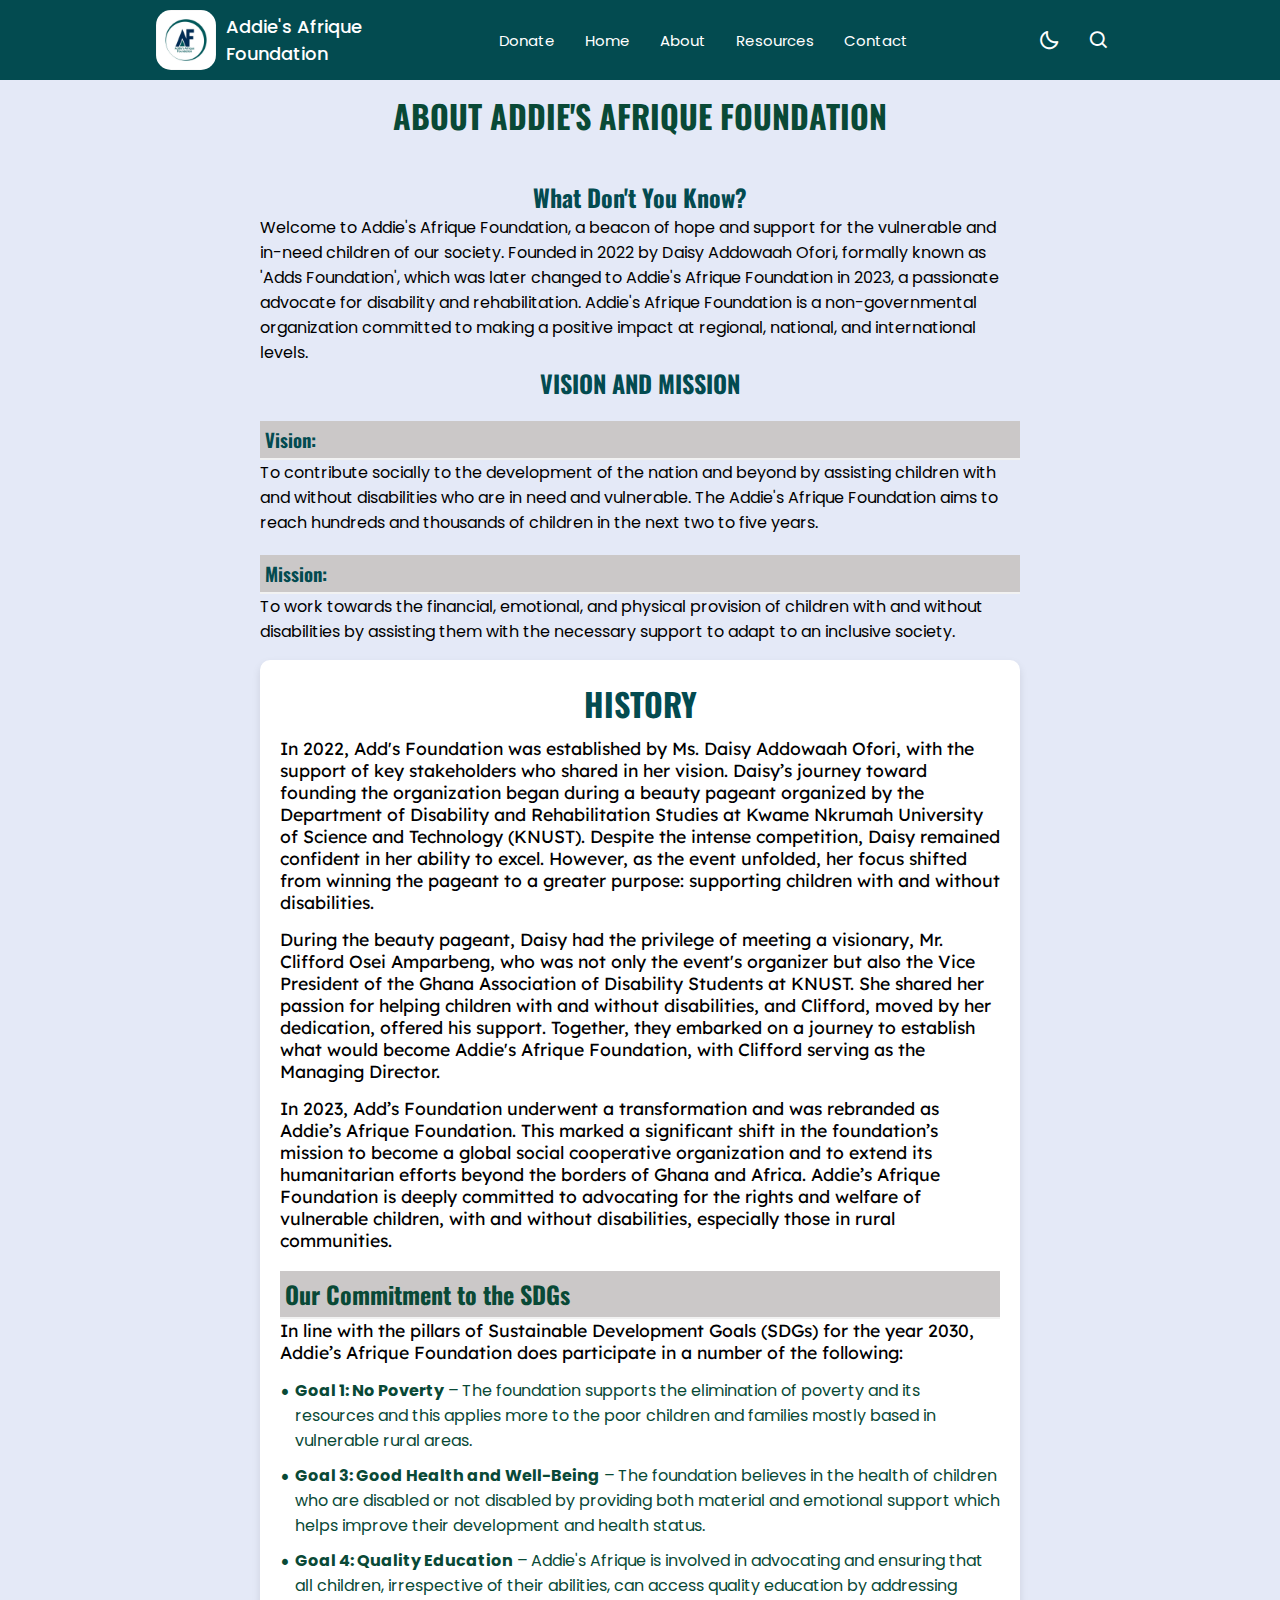
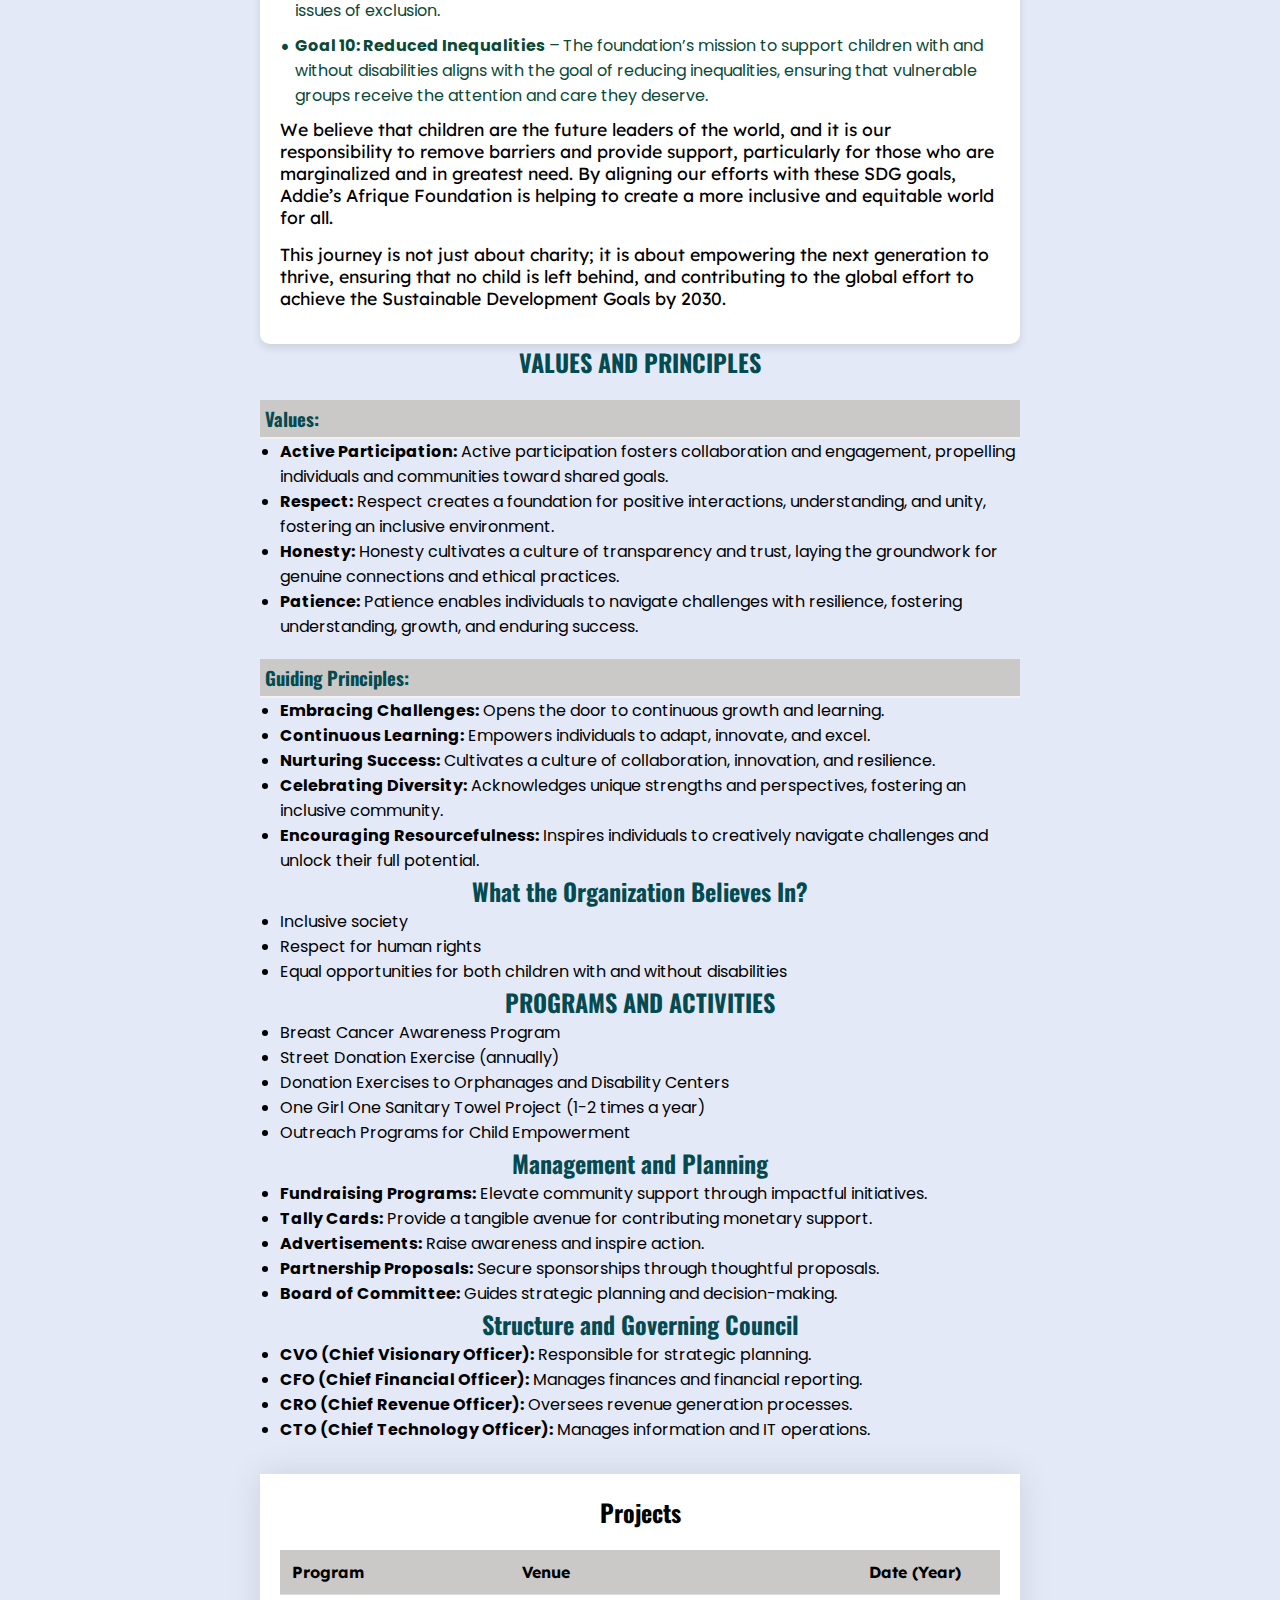
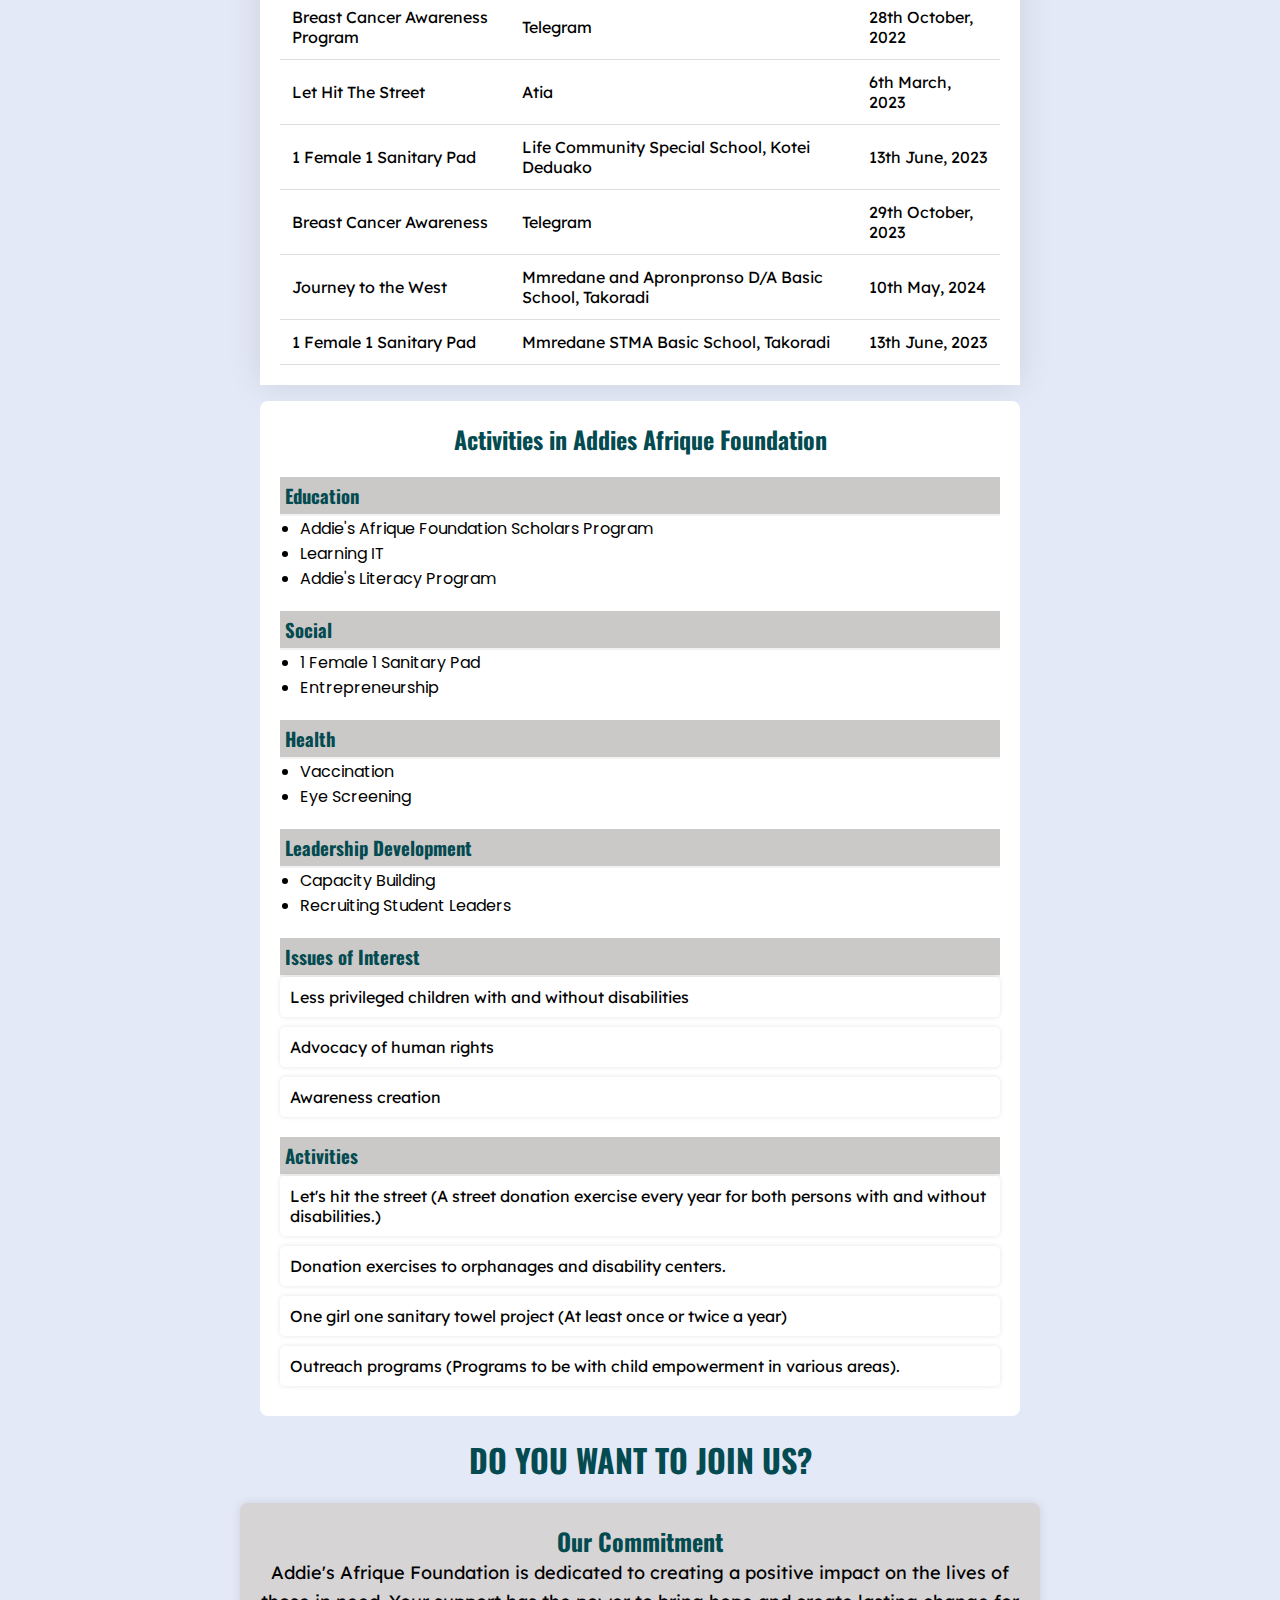
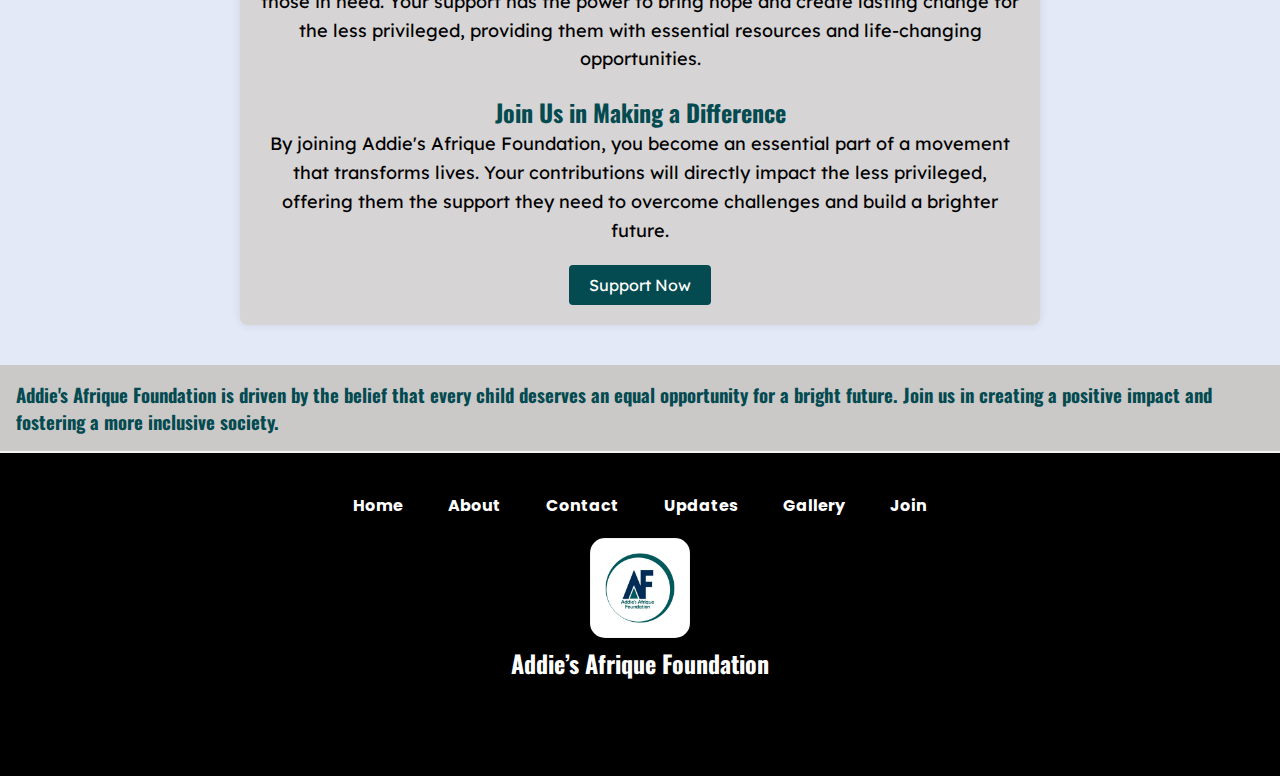
<file: Addiesafriquefoundation/About.html>
<!DOCTYPE html>
<html lang="en">
<head>
    <meta charset="UTF-8">
    <meta name="viewport" content="width=device-width, initial-scale=1.0">
    <title>About Addie's Afrique Foundation</title>
    <link href="https://fonts.googleapis.com/css2?family=Oswald:wght@700&family=Lexend:wght@400&display=swap" rel="stylesheet">
    <link rel="shortcut icon" href="../images/FLOGO.jpg" type="image/x-icon" />
    <link rel="stylesheet" href="https://cdnjs.cloudflare.com/ajax/libs/font-awesome/6.4.2/css/all.min.css" integrity="sha512-z3gLpd7yknf1YoNbCzqRKc4qyor8gaKU1qmn+CShxbuBusANI9QpRohGBreCFkKxLhei6S9CQXFEbbKuqLg0DA==" crossorigin="anonymous" referrerpolicy="no-referrer" />
    <link
      rel="stylesheet"
      href="https://fonts.googleapis.com/css?family=Lexend:400,700"
    />
    <link
    rel="stylesheet"
    href="https://fonts.googleapis.com/css?family=Oswald&display=swap"
  />
  
    <link href='https://unpkg.com/boxicons@2.1.1/css/boxicons.min.css' rel='stylesheet'>
    <meta http-equiv="X-UA-Compatible" content="IE=edge">
  
    
    <style>

@import url('https://fonts.googleapis.com/css2?family=Poppins:wght@300;400;500;600&display=swap');
*{
    margin: 0;
    padding: 0;
    box-sizing: border-box;
    font-family: 'Poppins', sans-serif;
    transition: all 0.4s ease;;
}
/* ===== Colours ===== */

body {
    font-family: 'Lexend', sans-serif;
    margin: 0;
    padding: 0;
    color: #333;
    display: flex;
    justify-content: center;
    align-items: center;
    flex-direction: column;
}

/* Page Header */
.page-header {
    font-family: 'Oswald', sans-serif;
    font-size: 3rem;
    color: var(--profile-text1);
    text-align: center;
}
header h1{
  font-family: 'Oswald', sans-serif;
  color: var(--profile-text1);
}
.page-header h1{
  font-family: 'Oswald', sans-serif;
}

@import url('https://fonts.googleapis.com/css2?family=Poppins:wght@300;400;500;600&display=swap');
*{
    margin: 0;
    padding: 0;
    box-sizing: border-box;
    font-family: 'Poppins', sans-serif;
    transition: all 0.4s ease;;
}
/* ===== Colours ===== */
:root{
    --body-color: #E4E9F7;
    --nav-color: rgb(3, 75, 80);
    --side-nav: rgb(2, 12, 58);
    --text-color: #FFF;
    --search-bar: #F2F2F2;
    --search-text: #010718;
    --text-color1: #000000;
    --profile-color: #FFF;
  --profile-text: #000000;
  --profile-text1:#094936;
}
body{
    background-color: var(--body-color);
}
body.dark{
    --body-color: #18191A;
    --nav-color: #242526;
    --side-nav: #242526;
    --text-color: #CCC;
    --search-bar: #242526;
    --text-color1: #FFF;
    --profile-color:#242526;
  --profile-text: #FFF;
  --profile-text1:#ffffff;
}

.logo-img {
	width: 50px;
	height: 50px;
	margin-right: 10px;
  }
  
  .logo-container {
    display: flex;
    align-items: center;
    text-align: left;
}

.logo-img {
    width: 50px;
    height: 50px;
    margin-right: 10px;
    border-radius: 1rem;
}

  nav .nav-bar .logo.navLogo {
    display: flex;
    align-items: center;
}

nav .nav-bar .logo.navLogo img {
    width: 60px;
    height: 60px;
    margin-right: 10px;
	border-radius: 15px;
}

nav{
    position: fixed;
    top: 0;
    left: 0;
    height: 80px;
    width: 100%;
    background-color: var(--nav-color);
    z-index: 100;
}
body.dark nav{
    border: 1px solid #393838;
}
nav .nav-bar{
    position: relative;
    height: 100%;
    max-width: 1000px;
    width: 100%;
    background-color: var(--nav-color);
    margin: 0 auto;
    display: flex;
    align-items: center;
    justify-content: space-between;
	padding: 1rem;
}
nav .nav-bar .sidebarOpen{
    color: var(--text-color);
    font-size: 30px;
    padding: 15px;
    cursor: pointer;
    display: none;
}
nav .nav-bar .logo a{
    font-size: 18px;
    font-weight: 500;
    color: var(--text-color);
    text-decoration: none;
    text-align: left;
}
.menu .logo-toggle{
    display: none;
}
.nav-bar .nav-links{
    display: flex;
    align-items: center;
}
.nav-bar .nav-links li{
    margin: 0 5px;
    list-style: none;
}
.nav-links li a{
    position: relative;
    font-size: 15px;
    font-weight: 400;
    color: var(--text-color);
    text-decoration: none;
    padding: 10px;
}
.nav-links li a::before{
    content: '';
    position: absolute;
    left: 50%;
    bottom: 0;
    transform: translateX(-50%);
    height: 6px;
    width: 6px;
    border-radius: 50%;
    background-color: var(--text-color);
    opacity: 0;
    transition: all 0.3s ease;
}
.nav-links li:hover a::before{
    opacity: 1;
}
.nav-bar .darkLight-searchBox{
    display: flex;
    align-items: center;
}
.darkLight-searchBox .dark-light,
.darkLight-searchBox .searchToggle{
    height: 40px;
    width: 40px;
    display: flex;
    align-items: center;
    justify-content: center;
    margin: 0 5px;
}
.dark-light i,
.searchToggle i{
    position: absolute;
    color: var(--text-color);
    font-size: 22px;
    cursor: pointer;
    transition: all 0.3s ease;
}
.dark-light i.sun{
    opacity: 0;
    pointer-events: none;
}
.dark-light.active i.sun{
    opacity: 1;
    pointer-events: auto;
}
.dark-light.active i.moon{
    opacity: 0;
    pointer-events: none;
}
.searchToggle i.cancel{
    opacity: 0;
    pointer-events: none;
}
.searchToggle.active i.cancel{
    opacity: 1;
    pointer-events: auto;
}
.searchToggle.active i.search{
    opacity: 0;
    pointer-events: none;
}
.searchBox{
    position: relative;
}
.searchBox .search-field{
    position: absolute;
    bottom: -85px;
    right: 5px;
    height: 50px;
    width: 300px;
    display: flex;
    align-items: center;
    background-color: var(--nav-color);
    padding: 3px;
    border-radius: 6px;
    box-shadow: 0 5px 5px rgba(0, 0, 0, 0.1);
    opacity: 0;
    pointer-events: none;
    transition: all 0.3s ease;
}
.searchToggle.active ~ .search-field{
    bottom: -74px;
    opacity: 1;
    pointer-events: auto;
}
.search-field::before{
    content: '';
    position: absolute;
    right: 14px;
    top: -4px;
    height: 12px;
    width: 12px;
    background-color: var(--nav-color);
    transform: rotate(-45deg);
    z-index: -1;
}
.search-field input{
    height: 100%;
    width: 100%;
    padding: 0 45px 0 15px;
    outline: none;
    border: none;
    border-radius: 4px;
    font-size: 14px;
    font-weight: 400;
    color: var(--search-text);
    background-color: var(--search-bar);
}
body.dark .search-field input{
    color: var(--text-color);
}
.search-field i{
    position: absolute;
    color: var(--nav-color);
    right: 15px;
    font-size: 22px;
    cursor: pointer;
}
body.dark .search-field i{
    color: var(--text-color);
}
@media (max-width: 790px) {
    nav .nav-bar .sidebarOpen{
        display: block;
    }
    .menu{
        position: fixed;
        height: 100%;
        width: 320px;
        right: -100%;
        top: 0;
        padding: 20px;
        background-color: var(--side-nav);
        z-index: 100;
        transition: all 0.4s ease;
    }
    nav.active .menu{
        right: -0%;
    }
    nav.active .nav-bar .navLogo a{
        opacity: 0;
        transition: all 0.3s ease;
    }
    .menu .logo-toggle{
        display: block;
        width: 100%;
        display: flex;
        align-items: center;
        justify-content: space-between;
    }
    .logo-toggle .siderbarClose{
        color: var(--text-color);
        font-size: 24px;
        cursor: pointer;
    }
    .nav-bar .nav-links{
        flex-direction: column;
        padding-top: 30px;
    }
    .nav-links li a{
        display: block;
        margin-top: 20px;
    }
}
.custom-hr {
            border: none;
            border-top: 2px solid rgb(3, 75, 80); /* Adjust thickness and color */
        }


header {
    text-align: center;
    padding: 20px 0;
    color: var(--profile-text1);
    font-family: 'Oswald', sans-serif;
    margin-top: 1rem;
}



        h1, h2, h3 {
            font-family: 'Oswald', sans-serif;
            color: rgb(9, 73, 54);
            margin: 0;
        }
        section {
            padding: 20px;
            max-width: 800px;
            margin: auto;
        }
        .values, .principles, .beliefs, .programs, .management {
            margin-bottom: 20px;
        }
        @media (max-width: 768px) {
            header {
                padding: 10px;
                margin-top: 2rem;
            }
            section {
                padding: 10px;
            }
        }
        @media (max-width: 480px) {
            h1 {
                font-size: 1.5em;
            }
            h2 {
                font-size: 1.2em;
            }
            h3 {
                font-size: 1em;
            }
        }

        /* Styling for the history section */
.history-section {
  max-width: 800px;
  margin: 0 auto;
  background-color: var(--profile-color);
  padding: 20px;
  border-radius: 10px;
  box-shadow: 0 4px 8px rgba(0, 0, 0, 0.1);
  margin-top: 1rem;
}

.history-section h2 {
  font-family: 'Oswald', sans-serif;
  font-size: 2em;
  color: rgb(3, 75, 80);
  margin-bottom: 10px;
  text-align: center;
}

.history-section h3 {
  font-family: 'Oswald', sans-serif;
  font-size: 1.5em;
  color: #094936;
  margin-top: 20px;
}

.history-paragraph {
  font-size: 1.1em;
  color: var(--profile-text);
  margin-bottom: 15px;
  font-family: 'Lexend', sans-serif;
}

.history-section ul {
  list-style-type: none;
  padding: 0;
}

.history-section ul li {
  margin-bottom: 10px;
  padding-left: 15px;
  position: relative;
  color: var(--profile-text1);
}

.history-section ul li:before {
  content: "•";
  position: absolute;
  left: 0;
  color: var(--profile-text1);
  font-size: 1.5em;
  line-height: 1.2;
}

/* Responsive design */
@media (max-width: 768px) {
  .history-section {
    padding: 15px;
  }

  .history-section h2 {
    font-size: 1.8em;
  }

  .history-section h3 {
    font-size: 1.3em;
  }

  .history-paragraph, .history-section ul li {
    font-size: 1em;
  }
}

@media (max-width: 480px) {
  .history-section {
    padding: 10px;
  }

  .history-section h2 {
    font-size: 1.5em;
  }

  .history-section h3 {
    font-size: 1.2em;
  }

  .history-paragraph, .history-section ul li {
    font-size: 0.9em;
  }
}


        .achievements-section {
  max-width: 1000px;
  margin: 0 auto;
  background-color: var(--profile-color);
  padding: 20px;
  box-shadow: 0 0 2rem rgba(0, 0, 0, 0.1);
  margin-bottom: 1rem;
  margin-top: 2rem;
}
.Arch-h2 {
  text-align: center;
  color: var(--profile-text);
  font-family: "Oswald", sans-serif;
}
table {
  width: 100%;
  border-collapse: collapse;
  margin-top: 20px;
}
th, td {
  padding: 12px;
  border-bottom: 1px solid #ddd;
  text-align: left;
  font-family: "lexend", sans-serif;
  color: var(--profile-text);
}
th {
  background-color: #cbc8c8;
}
tr:hover {
  background-color: #f9f9f9;
}
p{
    color: var(--text-color1);
}


        .activities-section {
            max-width: 800px;
            margin: 0 auto;
            background-color:var(--profile-color);
            padding: 20px;
            border-radius: 8px;
        }
        h2 {
            text-align: center;
            color:rgb(3, 75, 80);
            font-family: "Oswald", sans-serif;
        }
        h3 {
            color:rgb(3, 75, 80);
            margin-top: 20px;
            border-bottom: 2px solid #f2f2f2;
            font-family: "Oswald", sans-serif;
            background-color: #cbc8c8;
            padding: 5px;
          }
          .activities-section li{
            color: var(--profile-text);
          }
        ul {
            list-style-type: disc;
            padding-left: 20px;
            font-family: "lexend", sans-serif;
            color: var(--profile-text);
        }
        .issues-list, .activities-list {
            list-style-type: none;
            padding-left: 0;
        }
        .issues-list li, .activities-list li {
            background-color: var(--profile-color);
            padding: 10px;
            margin-bottom: 10px;
            border-radius: 5px;
            box-shadow: 0 0 5px rgba(0, 0, 0, 0.1);
            font-family: "lexend", sans-serif;
            color: var(--profile-text);
        }

.arrows {
  text-align: center;
  display: flex;
  justify-content: center;
  gap: 10px;
}
.arrows button {
  width: 40px;
  height: 40px;
  border-radius: 50%;
  border: none;
  color: white;
  transition: 0.5s;
  font-weight: bold;
  font-size: large;
}

.arrows button:hover {
  background-color: green;
  color: white;
}

.join-section {
  max-width: 800px;
  margin: 20px auto;
  padding: 20px;
  background-color: #d6d4d4;
  box-shadow: 0 0 10px rgba(0, 0, 0, 0.1);
  border-radius: 8px;
  text-align: center;
}
.about-head-span {
  text-align: center;
  font-family: "Oswald", sans-serif;
  color: rgb(3, 75, 80);
  text-align: center;
}

.commit-h2 {
  color: rgb(3, 75, 80);
  font-family: "Oswald", sans-serif;
}

.join-p {
  font-size: 18px;
  line-height: 1.6;
  margin-bottom: 20px;
  font-family: "lexend", sans-serif;
  color: #000000;
}
ul{
    color: var(--text-color1);

}
.activities-section ul{
    color: #000000;
}

.cta-button {
  display: inline-block;
  padding: 10px 20px;
  background-color: rgb(3, 75, 80);
  color: #fff;
  text-decoration: none;
  border-radius: 4px;
  font-size: 16px;
  transition: background-color 0.3s;
  font-family: "lexend", sans-serif;
}

.cta-button:hover {
  background-color: #45a049;
}

.about-sub-head {
  color: rgb(3, 75, 80);
  padding: 1rem;
}

.footer {
    background-color: black; /* Footer background color */
    color: white; /* Text color */
    padding: 20px; /* Padding for the footer */
    text-align: center; /* Center align text */
    font-family: 'Lexend', sans-serif; /* Use Lexend font */
    width: 100%;
}
.web-footer{
    color: white; /* Text color */

}

.footer-ul{
    list-style-type: none; /* Remove bullet points */
    padding: 0; /* Remove padding */
    margin: 0; /* Remove margin */
    display: flex; /* Flexbox for horizontal layout */
    justify-content: center; /* Center the nav items */
    gap: 45px; /* Space between nav items */
    margin-top: 20px;
    flex-wrap: wrap;
}

.footer-nav a {
    color: rgb(255, 255, 255); /* Link color */
    text-decoration: none; /* Remove underline */
    font-weight: bold; /* Bold text */
}

.footer-nav a:hover {
    text-decoration: underline; /* Underline on hover */
}

.footer-logo {
    margin-top: 20px; /* Space above the logo */
}

.footer-logo1 {
    width: 100px; /* Logo width */
    height: auto; /* Maintain aspect ratio */
    border-radius: 15px; /* Rounded corners */
}

.footer-copy {
    margin-top: 10px; /* Space above copyright text */
}

/* Media Queries */
@media (max-width: 768px) {
    .footer-ul {
        flex-direction: row; /* Stack nav items vertically on small screens */
        align-items: center; /* Center align items */
    }
}


.footer-social {
    display: flex;
    justify-content: center;
    align-items: center;
    margin-top: 10px;
    max-width: 350px;
    margin: 20px auto;
    border-radius: 5rem;
  }
  
  .social-icon {
    color:  white;
    text-decoration: none;
    font-size: 24px;
    margin: 0 10px;
  }
  
  .social-icon:hover {
    color: rgb(9, 73, 54);
  }
  

    </style>
</head>
<body>
    <header>
        <nav>
          <div class="nav-bar">
              <span class="logo navLogo">
                  <img src="../images/FLOGO.jpg" alt="Addie's Afrique Foundation" class="logo-img">
                  <a href="#">Addie's Afrique<br>Foundation</a>
              </span>
              <div class="menu">
                  <div class="logo-toggle">
                    <div class="logo-container">
                        <img src="../images/FLOGO.jpg" alt="Addie's Afrique Foundation" class="logo-img">
                      <span class="logo">
                          <a href="../index.html">Addie's Afrique <br>Foundation</a>
                      </span>
                      </div>
                      <i class='bx bx-x siderbarClose'></i>
                  </div>
                  <ul class="nav-links">
                    <li><a href="../Addiesafriquefoundation/SendFunds.html">Donate</a></li>
                      <li><a href="../index.html">Home</a></li>
                      <li><a href="../Addiesafriquefoundation/About.html">About</a></li>
                      <!-- <li><a href="#">Who we are</a></li>
                      <li><a href="#">What we do</a></li> -->
                      <li><a href="../Addiesafriquefoundation/About.html">Resources</a></li>
                      <li><a href="mailto:info@addiesafriquefoundation.com">Contact</a></li>
                  </ul>
              </div>
              <div class="darkLight-searchBox">
                  <div class="dark-light">
                      <i class='bx bx-moon moon'></i>
                      <i class='bx bx-sun sun'></i>
                  </div>
                  <div class="searchBox">
                     <div class="searchToggle">
                      <i class='bx bx-x cancel'></i>
                      <i class='bx bx-search search'></i>
                     </div>
                      <div class="search-field">
                          <input type="text" placeholder="Search...">
                          <i class='bx bx-search'></i>
                      </div>
                  </div>
                  <i class='bx bx-menu sidebarOpen'></i>
              </div>
          </div>
        </nav>
        <script>
        const body = document.querySelector("body"),
        nav = document.querySelector("nav"),
        modeToggle = document.querySelector(".dark-light"),
        searchToggle = document.querySelector(".searchToggle"),
        sidebarOpen = document.querySelector(".sidebarOpen"),
        siderbarClose = document.querySelector(".siderbarClose");
        let getMode = localStorage.getItem("mode");
            if(getMode && getMode === "dark-mode"){
              body.classList.add("dark");
            }
        // js code to toggle dark and light mode
        modeToggle.addEventListener("click" , () =>{
          modeToggle.classList.toggle("active");
          body.classList.toggle("dark");
          // js code to keep user selected mode even page refresh or file reopen
          if(!body.classList.contains("dark")){
              localStorage.setItem("mode" , "light-mode");
          }else{
              localStorage.setItem("mode" , "dark-mode");
          }
        });
        // js code to toggle search box
          searchToggle.addEventListener("click" , () =>{
          searchToggle.classList.toggle("active");
        });
        
        
        //   js code to toggle sidebar
        sidebarOpen.addEventListener("click" , () =>{
        nav.classList.add("active");
        });
        body.addEventListener("click" , e =>{
        let clickedElm = e.target;
        if(!clickedElm.classList.contains("sidebarOpen") && !clickedElm.classList.contains("menu")){
          nav.classList.remove("active");
        }
        });
        </script>
        </header>
        <body>
          <header>
            <h1>ABOUT ADDIE'S AFRIQUE FOUNDATION</h1>
        </header>
          <section>
        <h2>What Don't You Know?</h2>
        <p>Welcome to Addie's Afrique Foundation, a beacon of hope and support for the vulnerable and in-need children of our society. Founded in 2022 by Daisy Addowaah Ofori, formally known as 'Adds Foundation', which was later changed to Addie's Afrique Foundation in 2023, a passionate advocate for disability and rehabilitation. Addie's Afrique Foundation is a non-governmental organization committed to making a positive impact at regional, national, and international levels.</p>

        <h2>VISION AND MISSION</h2>
        <h3>Vision:</h3>
        <p>To contribute socially to the development of the nation and beyond by assisting children with and without disabilities who are in need and vulnerable. The Addie's Afrique Foundation aims to reach hundreds and thousands of children in the next two to five years.</p>
        <h3>Mission:</h3>
        <p>To work towards the financial, emotional, and physical provision of children with and without disabilities by assisting them with the necessary support to adapt to an inclusive society.</p>
        <section class="history-section">
            <h2>HISTORY</h2>
            
            <p class="history-paragraph">
              In 2022, Add's Foundation was established by Ms. Daisy Addowaah Ofori, with the support of key stakeholders who shared in her vision. Daisy’s journey toward founding the organization began during a beauty pageant organized by the Department of Disability and Rehabilitation Studies at Kwame Nkrumah University of Science and Technology (KNUST). Despite the intense competition, Daisy remained confident in her ability to excel. However, as the event unfolded, her focus shifted from winning the pageant to a greater purpose: supporting children with and without disabilities.
            </p>
          
            <p class="history-paragraph">
              During the beauty pageant, Daisy had the privilege of meeting a visionary, Mr. Clifford Osei Amparbeng, who was not only the event's organizer but also the Vice President of the Ghana Association of Disability Students at KNUST. She shared her passion for helping children with and without disabilities, and Clifford, moved by her dedication, offered his support. Together, they embarked on a journey to establish what would become Addie's Afrique Foundation, with Clifford serving as the Managing Director.
            </p>
          
            <p class="history-paragraph">
              In 2023, Add’s Foundation underwent a transformation and was rebranded as Addie’s Afrique Foundation. This marked a significant shift in the foundation’s mission to become a global social cooperative organization and to extend its humanitarian efforts beyond the borders of Ghana and Africa. Addie’s Afrique Foundation is deeply committed to advocating for the rights and welfare of vulnerable children, with and without disabilities, especially those in rural communities.
            </p>
          
            <h3>Our Commitment to the SDGs</h3>
            
            <p class="history-paragraph">
              In line with the pillars of Sustainable Development Goals (SDGs) for the year 2030, Addie’s Afrique Foundation does participate in a number of the following:
            </p>
          
            <ul>
              <li><strong>Goal 1: No Poverty</strong> – The foundation supports the elimination of poverty and its resources and this applies more to the poor children and families mostly based in vulnerable rural areas.</li>
              <li><strong>Goal 3: Good Health and Well-Being</strong> – The foundation believes in the health of children who are disabled or not disabled by providing both material and emotional support which helps improve their development and health status.</li>
              <li><strong>Goal 4: Quality Education</strong> – Addie's Afrique is involved in advocating and ensuring that all children, irrespective of their abilities, can access quality education by addressing issues of exclusion.</li>
              <li><strong>Goal 10: Reduced Inequalities</strong> – The foundation’s mission to support children with and without disabilities aligns with the goal of reducing inequalities, ensuring that vulnerable groups receive the attention and care they deserve.</li>
            </ul>
          
            <p class="history-paragraph">
              We believe that children are the future leaders of the world, and it is our responsibility to remove barriers and provide support, particularly for those who are marginalized and in greatest need. By aligning our efforts with these SDG goals, Addie’s Afrique Foundation is helping to create a more inclusive and equitable world for all.
            </p>
          
            <p class="history-paragraph">
              This journey is not just about charity; it is about empowering the next generation to thrive, ensuring that no child is left behind, and contributing to the global effort to achieve the Sustainable Development Goals by 2030.
            </p>
          </section>

          <h2>VALUES AND PRINCIPLES</h2>
        <h3>Values:</h3>
        <ul>
            <li><strong>Active Participation:</strong> Active participation fosters collaboration and engagement, propelling individuals and communities toward shared goals.</li>
            <li><strong>Respect:</strong> Respect creates a foundation for positive interactions, understanding, and unity, fostering an inclusive environment.</li>
            <li><strong>Honesty:</strong> Honesty cultivates a culture of transparency and trust, laying the groundwork for genuine connections and ethical practices.</li>
            <li><strong>Patience:</strong> Patience enables individuals to navigate challenges with resilience, fostering understanding, growth, and enduring success.</li>
        </ul>
        <h3>Guiding Principles:</h3>
        <ul>
            <li><strong>Embracing Challenges:</strong> Opens the door to continuous growth and learning.</li>
            <li><strong>Continuous Learning:</strong> Empowers individuals to adapt, innovate, and excel.</li>
            <li><strong>Nurturing Success:</strong> Cultivates a culture of collaboration, innovation, and resilience.</li>
            <li><strong>Celebrating Diversity:</strong> Acknowledges unique strengths and perspectives, fostering an inclusive community.</li>
            <li><strong>Encouraging Resourcefulness:</strong> Inspires individuals to creatively navigate challenges and unlock their full potential.</li>
        </ul>

        <h2>What the Organization Believes In?</h2>
        <ul>
            <li>Inclusive society</li>
            <li>Respect for human rights</li>
            <li>Equal opportunities for both children with and without disabilities</li>
        </ul>

        <h2>PROGRAMS AND ACTIVITIES</h2>
        <ul>
            <li>Breast Cancer Awareness Program</li>
            <li>Street Donation Exercise (annually)</li>
            <li>Donation Exercises to Orphanages and Disability Centers</li>
            <li>One Girl One Sanitary Towel Project (1-2 times a year)</li>
            <li>Outreach Programs for Child Empowerment</li>
        </ul>

        <h2>Management and Planning</h2>
        <ul>
            <li><strong>Fundraising Programs:</strong> Elevate community support through impactful initiatives.</li>
            <li><strong>Tally Cards:</strong> Provide a tangible avenue for contributing monetary support.</li>
            <li><strong>Advertisements:</strong> Raise awareness and inspire action.</li>
            <li><strong>Partnership Proposals:</strong> Secure sponsorships through thoughtful proposals.</li>
            <li><strong>Board of Committee:</strong> Guides strategic planning and decision-making.</li>
        </ul>

        <h2>Structure and Governing Council</h2>
        <ul>
            <li><strong>CVO (Chief Visionary Officer):</strong> Responsible for strategic planning.</li>
            <li><strong>CFO (Chief Financial Officer):</strong> Manages finances and financial reporting.</li>
            <li><strong>CRO (Chief Revenue Officer):</strong> Oversees revenue generation processes.</li>
            <li><strong>CTO (Chief Technology Officer):</strong> Manages information and IT operations.</li>
        </ul>      
      <div class="achievements-section">
        <h2 class="Arch-h2">Projects</h2>
        <table>
            <thead>
                <tr>
                    <th>Program</th>
                    <th>Venue</th>
                    <th>Date (Year)</th>
                </tr>
            </thead>
            <tbody>
                <tr>
                    <td>Breast Cancer Awareness Program</td>
                    <td>Telegram</td>
                    <td>28th October, 2022</td>
                </tr>
                <tr>
                    <td>Let Hit The Street</td>
                    <td>Atia</td>
                    <td>6th March, 2023</td>
                </tr>
                <tr>
                    <td>1 Female 1 Sanitary Pad</td>
                    <td>Life Community Special School, Kotei Deduako</td>
                    <td>13th June, 2023</td>
                </tr>
                <tr>
                    <td>Breast Cancer Awareness</td>
                    <td>Telegram</td>
                    <td>29th October, 2023</td>
                </tr>
                <tr>
                    <td>Journey to the West</td>
                    <td>Mmredane and Apronpronso D/A Basic School, Takoradi</td>
                    <td>10th May, 2024</td>
                </tr>
                              <tr>
                    <td>1 Female 1 Sanitary Pad</td>
                    <td>Mmredane STMA Basic School, Takoradi</td>
                    <td>13th June, 2023</td>
                </tr>
            </tbody>
        </table>
    </div>
  
    <div class="activities-section">
      <h2>Activities in Addies Afrique Foundation</h2>
  
      <!-- Education Section -->
      <h3>Education</h3>
      <ul>
          <li>Addie's Afrique Foundation Scholars Program</li>
          <li>Learning IT</li>
          <li>Addie's Literacy Program</li>
      </ul>
  
      <!-- Social Section -->
      <h3>Social</h3>
      <ul>
          <li>1 Female 1 Sanitary Pad</li>
          <li>Entrepreneurship</li>
      </ul>
  
      <!-- Health Section -->
      <h3>Health</h3>
      <ul>
          <li>Vaccination</li>
          <li>Eye Screening</li>
      </ul>
  
      <!-- Leadership Development Section -->
      <h3>Leadership Development</h3>
      <ul>
          <li>Capacity Building</li>
          <li>Recruiting Student Leaders</li>
      </ul>
  
      <!-- Issues of Interest Section -->
      <h3>Issues of Interest</h3>
      <ul class="issues-list">
          <li>Less privileged children with and without disabilities</li>
          <li>Advocacy of human rights</li>
          <li>Awareness creation</li>
      </ul>
  
      <!-- Activities Section -->
      <h3>Activities</h3>
      <ul class="activities-list">
          <li>Let's hit the street (A street donation exercise every year for both persons with and without disabilities.)</li>
          <li>Donation exercises to orphanages and disability centers.</li>
          <li>One girl one sanitary towel project (At least once or twice a year)</li>
          <li>Outreach programs (Programs to be with child empowerment in various areas).</li>
      </ul>
  </div>
  </section>      
  <h1 class="about-head-span">DO YOU WANT TO JOIN US?</h1>
  <section class="join-section">
    <h2 class="commit-h2">Our Commitment</h2>
    <p class="join-p">
      Addie's Afrique Foundation is dedicated to creating a positive impact on
      the lives of those in need. Your support has the power to bring hope and
      create lasting change for the less privileged, providing them with
      essential resources and life-changing opportunities.
    </p>

    <h2 class="commit-h2">Join Us in Making a Difference</h2>
    <p class="join-p">
      By joining Addie's Afrique Foundation, you become an essential part of a
      movement that transforms lives. Your contributions will directly impact
      the less privileged, offering them the support they need to overcome
      challenges and build a brighter future.
    </p>

    <a
      href="../index.html#Partnership"
      class="cta-button"
      >Support Now</a
    >
  </section>

  <h3 class="about-sub-head">
    Addie's Afrique  Foundation is driven by the belief that every child deserves an equal opportunity for a bright future. Join us in creating a positive impact and fostering a more inclusive society.
    </h3>
    
</body>

<footer class="footer">
    <div class="footer-nav">
        <ul class="footer-ul">
            <li><a href="../index.html">Home</a></li>
            <li><a href="../Addiesafriquefoundation/About.html">About</a></li>
            <li><a href="mailto:info@addiesafriquefoundation.com">Contact</a></li>
            <li><a href="../Addiesafriquefoundation/blog.html">Updates</a></li>
            <li><a href="../Addiesafriquefoundation/Gallery.html">Gallery</a></li>
            <li><a href="../index.html#Partner">Join</a></li>
        </ul>
    </div>
    <div class="footer-logo">
        <img src="../images/FLOGO.jpg" alt="Addie's Afrique Foundation Logo" class="footer-logo1">
        <h2 class="web-footer">Addie’s Afrique Foundation</h2>
    </div>
    <p class="footer-copy">© 2024 Addie’s Afrique Foundation. All rights reserved.</p>
  
    <div class="footer-social">
        <a href="https://facebook.com/" class="social-icon"
          ><i class="fab fa-facebook-f"></i
        ></a>
        <a href="https://X.com/AddiesAfrique" class="social-icon"
          ><i class="fa-brands fa-x-twitter"></i>
        </a>
        <a
          href="https://instagram.com/addiesafriquefoundation?igshid=OGQ5ZDc2ODk2ZA=="
          class="social-icon"
          ><i class="fab fa-instagram"></i
        ></a>
        <a
          href="mailto:info@addiesafriquefoundation.com"
          class="social-icon"
          ><i class="fas fa-envelope-square"></i
        ></a>
        <a
          href="https://youtube.com/@addiesafriquefoundationtv?si=NjXYNd4JfALNldfl"
          class="social-icon"
          ><i class="fab fa-youtube"></i
        ></a>
        <a
          href="https://wa.me/+233504060438/?text=Hello%20Addie's%20Afrique%20Foundation!"
          class="social-icon"
          ><i class="fab fa-whatsapp"></i
        ></a>
        <a href="https://t.me/+yXwc9Gzrwhl2NTlk" class="social-icon"
          ><i class="fab fa-telegram-plane"></i
        ></a>
      </div>
    </div>
  
  </footer>
  
</html>
</file>
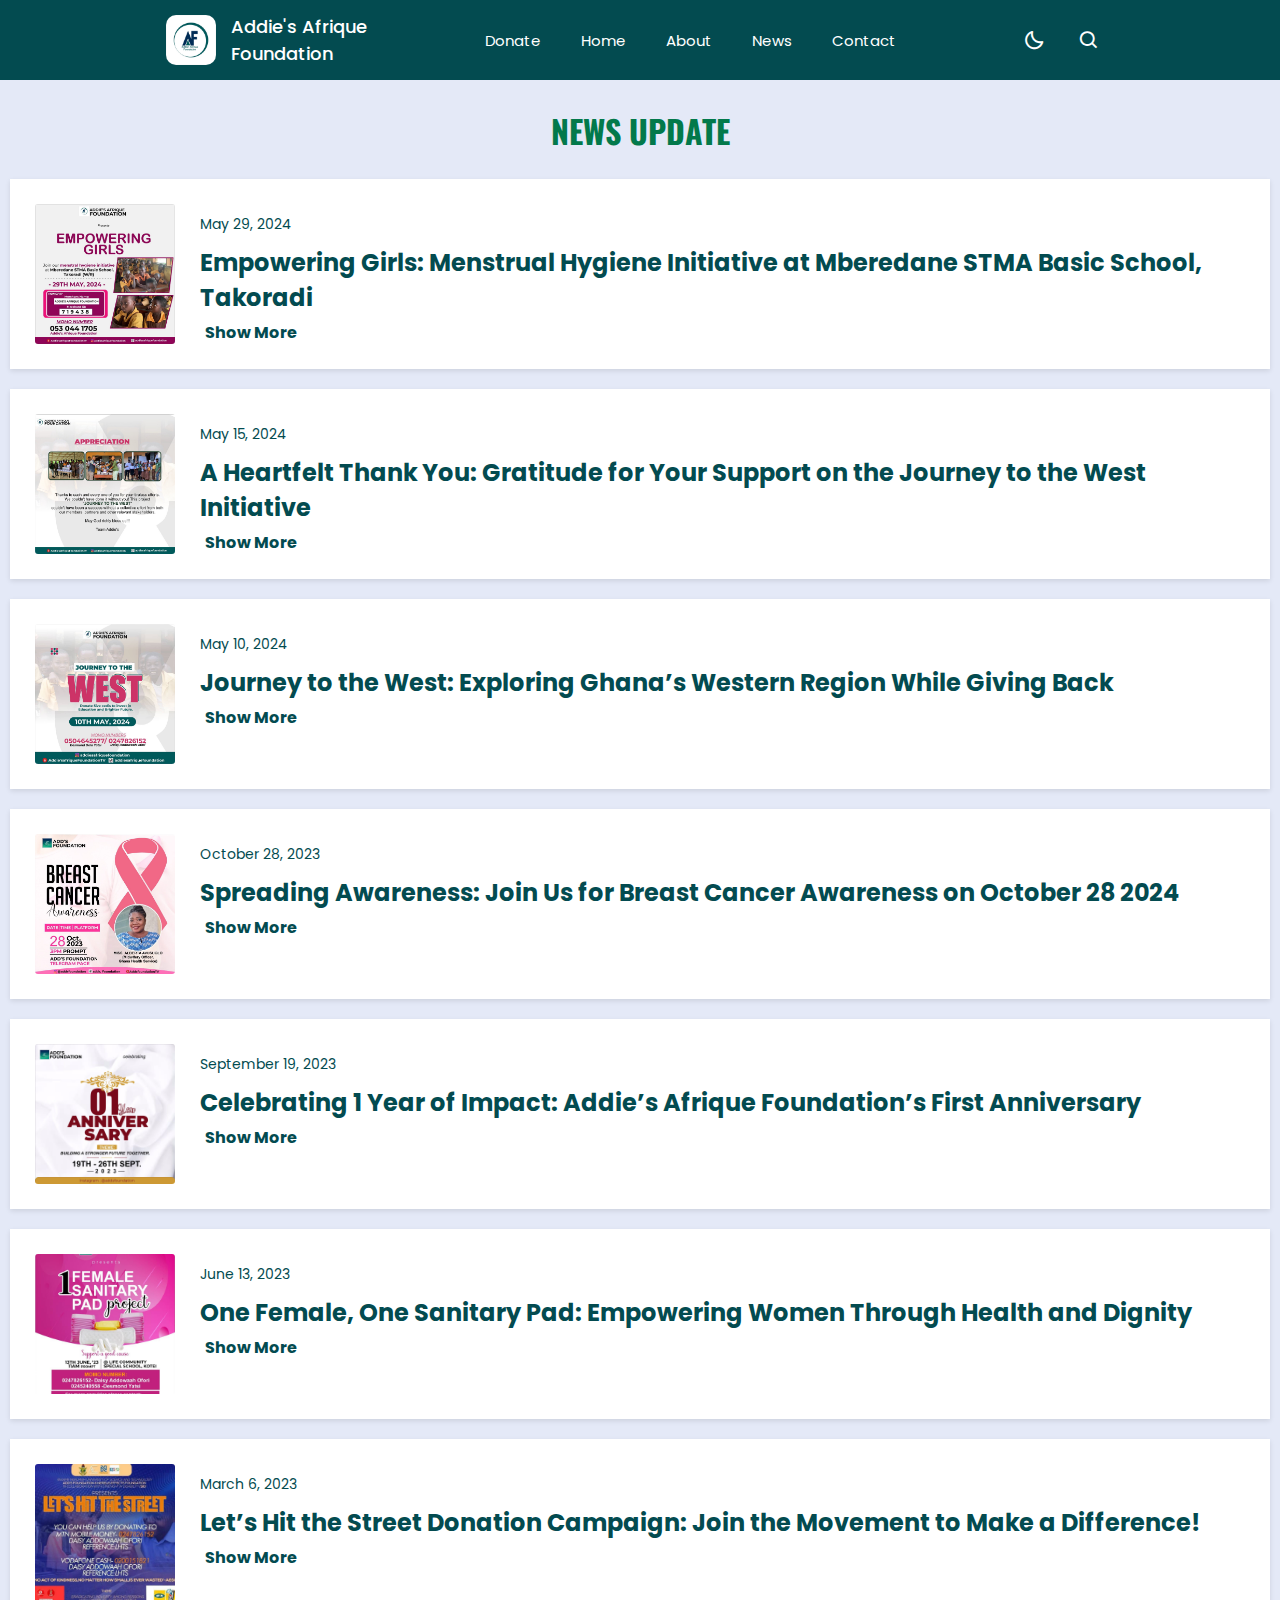
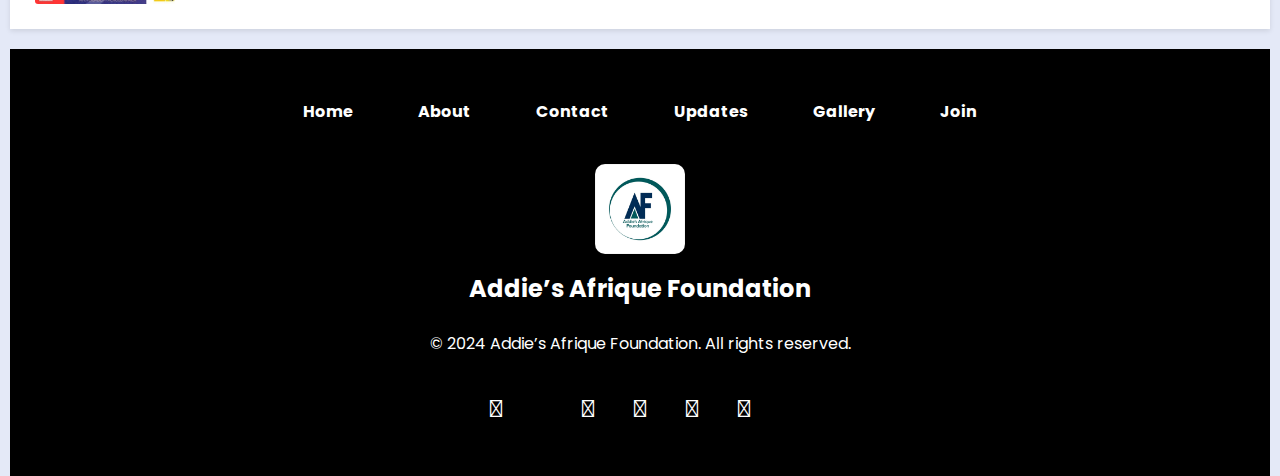
<file: Addiesafriquefoundation/blog.html>
<!DOCTYPE html>
<html lang="en">
<head>
    <meta charset="UTF-8">
    <meta name="viewport" content="width=device-width, initial-scale=1.0">
    <title>Blog Page</title>
    <link href="https://fonts.googleapis.com/css2?family=Lexend:wght@400&display=swap" rel="stylesheet">
    <link href='https://unpkg.com/boxicons@2.1.1/css/boxicons.min.css' rel='stylesheet'>
    <link rel="shortcut icon" href="../images/FLOGO.jpg" type="image/x-icon">
    <link rel="stylesheet" href="https://cdnjs.cloudflare.com/ajax/libs/font-awesome/4.7.0/css/font-awesome.min.css">
    <link rel="stylesheet" href="https://cdnjs.cloudflare.com/ajax/libs/font-awesome/6.4.2/css/all.min.css" integrity="sha512-z3gLpd7yknf1YoNbCzqRKc4qyor8gaKU1qmn+CShxbuBusANI9QpRohGBreCFkKxLhei6S9CQXFEbbKuqLg0DA==" crossorigin="anonymous" referrerpolicy="no-referrer" />
    <link
  rel="stylesheet"
  href="https://fonts.googleapis.com/css?family=Oswald&display=swap"
/>

      <meta http-equiv="X-UA-Compatible" content="IE=edge">    
    <style>

        @import url('https://fonts.googleapis.com/css2?family=Poppins:wght@300;400;500;600&display=swap');
*{
    margin: 0;
    padding: 5px;
    box-sizing: border-box;
    font-family: 'Poppins', sans-serif;
    transition: all 0.4s ease;;
}
/* ===== Colours ===== */
:root{
    --body-color: #E4E9F7;
    --nav-color: rgb(3, 75, 80);
    --side-nav: #061779;
    --text-color: #FFF;
    --search-bar: #F2F2F2;
    --search-text: #010718;
    --text-color1: #000000;
    --profile-color: #FFF;
  --profile-text: #000000;
  --profile-text1:#094936;
}
body{
    height: 100vh;
    background-color: var(--body-color);
    font-family: 'Lexend', sans-serif;
}
body.dark{
    --body-color: #18191A;
    --nav-color: #242526;
    --side-nav: #242526;
    --text-color: #CCC;
    --search-bar: #242526;
    --text-color1: #FFF;
    --profile-color:#242526;
  --profile-text: #FFF;
  --profile-text1:#ffffff;
}

.logo-img {
	width: 50px;
	height: 50px;
	margin-right: 10px;
  }
  

  nav .nav-bar .logo.navLogo {
    display: flex;
    align-items: center;
}

nav .nav-bar .logo.navLogo img {
    width: 60px;
    height: 60px;
    margin-right: 5px;
	border-radius: 15px;
}

nav{
    position: fixed;
    top: 0;
    left: 0;
    height: 80px;
    width: 100%;
    background-color: var(--nav-color);
    z-index: 100;
}
body.dark nav{
    border: 1px solid #393838;
}
nav .nav-bar{
    position: relative;
    height: 100%;
    max-width: 1000px;
    width: 100%;
    background-color: var(--nav-color);
    margin: 0 auto;
    display: flex;
    align-items: center;
    justify-content: space-between;
	padding: 1rem;
}
nav .nav-bar .sidebarOpen{
    color: var(--text-color);
    font-size: 30px;
    padding: 15px;
    cursor: pointer;
    display: none;
}
nav .nav-bar .logo a{
    font-size: 18px;
    font-weight: 500;
    color: var(--text-color);
    text-decoration: none;
    text-align: left;
    text-wrap: nowrap;
}
.menu .logo-toggle{
    display: none;
}
.nav-bar .nav-links{
    display: flex;
    align-items: center;
}
.nav-bar .nav-links li{
    margin: 0 5px;
    list-style: none;
}
.nav-links li a{
    position: relative;
    font-size: 15px;
    font-weight: 400;
    color: var(--text-color);
    text-decoration: none;
    padding: 10px;
}
.nav-links li a::before{
    content: '';
    position: absolute;
    left: 50%;
    bottom: 0;
    transform: translateX(-50%);
    height: 6px;
    width: 6px;
    border-radius: 50%;
    background-color: var(--text-color);
    opacity: 0;
    transition: all 0.3s ease;
}
.nav-links li:hover a::before{
    opacity: 1;
}
.nav-bar .darkLight-searchBox{
    display: flex;
    align-items: center;
}
.darkLight-searchBox .dark-light,
.darkLight-searchBox .searchToggle{
    height: 40px;
    width: 40px;
    display: flex;
    align-items: center;
    justify-content: center;
    margin: 0 5px;
}
.dark-light i,
.searchToggle i{
    position: absolute;
    color: var(--text-color);
    font-size: 22px;
    cursor: pointer;
    transition: all 0.3s ease;
}
.dark-light i.sun{
    opacity: 0;
    pointer-events: none;
}
.dark-light.active i.sun{
    opacity: 1;
    pointer-events: auto;
}
.dark-light.active i.moon{
    opacity: 0;
    pointer-events: none;
}
.searchToggle i.cancel{
    opacity: 0;
    pointer-events: none;
}
.searchToggle.active i.cancel{
    opacity: 1;
    pointer-events: auto;
}
.searchToggle.active i.search{
    opacity: 0;
    pointer-events: none;
}
.searchBox{
    position: relative;
}
.searchBox .search-field{
    position: absolute;
    bottom: -85px;
    right: 5px;
    height: 50px;
    width: 300px;
    display: flex;
    align-items: center;
    background-color: var(--nav-color);
    padding: 3px;
    border-radius: 6px;
    box-shadow: 0 5px 5px rgba(0, 0, 0, 0.1);
    opacity: 0;
    pointer-events: none;
    transition: all 0.3s ease;
}
.searchToggle.active ~ .search-field{
    bottom: -74px;
    opacity: 1;
    pointer-events: auto;
}
.search-field::before{
    content: '';
    position: absolute;
    right: 14px;
    top: -4px;
    height: 12px;
    width: 12px;
    background-color: var(--nav-color);
    transform: rotate(-45deg);
    z-index: -1;
}
.search-field input{
    height: 100%;
    width: 100%;
    padding: 0 45px 0 15px;
    outline: none;
    border: none;
    border-radius: 4px;
    font-size: 14px;
    font-weight: 400;
    color: var(--search-text);
    background-color: var(--search-bar);
}
body.dark .search-field input{
    color: var(--text-color);
}
.search-field i{
    position: absolute;
    color: var(--nav-color);
    right: 15px;
    font-size: 22px;
    cursor: pointer;
}
body.dark .search-field i{
    color: var(--text-color);
}
@media (max-width: 790px) {
    nav .nav-bar .sidebarOpen{
        display: block;
    }
    .menu{
        position: fixed;
        height: 100%;
        width: 320px;
        right: -100%;
        top: 0;
        padding: 20px;
        background-color: var(--side-nav);
        z-index: 100;
        transition: all 0.4s ease;
    }
    nav.active .menu{
        right: -0%;
    }
    nav.active .nav-bar .navLogo a{
        opacity: 0;
        transition: all 0.3s ease;
        font-size: 13px;
    }
    .menu .logo-toggle{
        display: block;
        width: 100%;
        display: flex;
        align-items: center;
        justify-content: space-between;
    }
    .logo-toggle .siderbarClose{
        color: var(--text-color);
        font-size: 24px;
        cursor: pointer;
    }
    .nav-bar .nav-links{
        flex-direction: column;
        padding-top: 30px;
    }
    .nav-links li a{
        display: block;
        margin-top: 20px;
    }
}

.custom-hr {
            border: none;
            border-top: 2px solid rgb(3, 75, 80); /* Adjust thickness and color */
        }

header {
    text-align: center;
    padding: 20px 0;
    color: rgb(2, 121, 75);
    font-family: 'Oswald', sans-serif;
    margin-top: 1rem;
}
header h1{
    font-family: 'Oswald', sans-serif;
}

        .blog-container {
            background: var(--profile-color);
            box-shadow: 0 2px 5px rgba(0,0,0,0.1);
            margin-bottom: 20px;
            overflow: hidden;
            padding: 20px;
        }
        .blog-image {
            width: 150px; /* Set a fixed width for the image */
            height: 150px; /* Set a fixed height for the image */
            object-fit: cover; /* Ensure the image covers the area without stretching */
            float: left;
            margin-right: 20px;
            border-radius: 8px;
        }
        .blog-date {
            font-size: 14px;
            color: rgb(3, 75, 80);
            margin-top: 10px;
        }
        .blog-title {
            color: rgb(3, 75, 80);
            font-size: 24px;
            margin-top: 0;
        }
        .blog-content {
            display: none; /* Hide the content initially */
            margin-top: 10px;
        }
        .show-more {
            color: rgb(3, 75, 80);
            cursor: pointer;
            font-weight: bold;
            margin-top: 10px;
        }
        @media (max-width: 768px) {
            .blog-image {
                width: 100px; /* Adjust image size on smaller screens */
                height: 100px;
            }
            .blog-title {
                font-size: 20px; /* Adjust title size on smaller screens */
            }
        }

        .footer {
    background-color: black; /* Footer background color */
    color: white; /* Text color */
    padding: 20px; /* Padding for the footer */
    text-align: center; /* Center align text */
    font-family: 'Lexend', sans-serif; /* Use Lexend font */
    width: 100%;
}

.footer-ul{
    list-style-type: none; /* Remove bullet points */
    padding: 0; /* Remove padding */
    margin: 0; /* Remove margin */
    display: flex; /* Flexbox for horizontal layout */
    justify-content: center; /* Center the nav items */
    gap: 45px; /* Space between nav items */
    margin-top: 20px;
    flex-wrap: wrap;
}

.footer-nav a {
    color: rgb(255, 255, 255); /* Link color */
    text-decoration: none; /* Remove underline */
    font-weight: bold; /* Bold text */
}

.footer-nav a:hover {
    text-decoration: underline; /* Underline on hover */
}

.footer-logo {
    margin-top: 20px; /* Space above the logo */
}

.footer-logo1 {
    width: 100px; /* Logo width */
    height: auto; /* Maintain aspect ratio */
    border-radius: 15px; /* Rounded corners */
}

.footer-copy {
    margin-top: 10px; /* Space above copyright text */
}

/* Media Queries */
@media (max-width: 768px) {
    .footer-ul {
        flex-direction: row; /* Stack nav items vertically on small screens */
        align-items: center; /* Center align items */
    }
}


.footer-social {
    display: flex;
    justify-content: center;
    align-items: center;
    margin-top: 10px;
    max-width: 350px;
    margin: 20px auto;
    border-radius: 5rem;
  }
  
  .social-icon {
    color:  white;
    text-decoration: none;
    font-size: 24px;
    margin: 0 10px;
  }
  
  .social-icon:hover {
    color: rgb(9, 73, 54);
  }
  
  .lightbox {
  display: none;
  position: fixed;
  z-index: 1000;
  left: 0;
  top: 0;
  width: 100%;
  height: 100%;
  background-color: rgba(0, 0, 0, 0.8);
  justify-content: center;
  align-items: center;
}

.lightbox-content {
  max-width: 90%;
  max-height: 90%;
}

.close {
  position: absolute;
  top: 30px;
  right: 30px;
  font-size: 2rem;
  color: white;
  cursor: pointer;
}

/* Media Queries */
@media screen and (max-width: 768px) {
  .lightbox-content {
      max-width: 80%;
      max-height: 80%;
  }
}

    </style>
</head>
<body>
  <header>
    <nav>
      <div class="nav-bar">
          <span class="logo navLogo">
              <img src="../images/FLOGO.jpg" alt="Addie's Afrique Foundation" class="logo-img">
              <a href="#">Addie's Afrique<br>Foundation</a>
          </span>
          <div class="menu">
              <div class="logo-toggle">
                <div class="logo-container">
                  <img src="../images/FLOGO.jpg" alt="Addie's Afrique Foundation" class="logo-img">
                <span class="logo">
                    <a href="../index.html">Addie's Afrique <br>Foundation</a>
                </span>
                </div>
                  <i class='bx bx-x siderbarClose'></i>
              </div>
              <ul class="nav-links">
                <li><a href="../Addiesafriquefoundation/SendFunds.html">Donate</a></li>
                  <li><a href="../index.html">Home</a></li>
                  <li><a href="../Addiesafriquefoundation/About.html">About</a></li>
                  <!-- <li><a href="#">Who we are</a></li>
                  <li><a href="#">What we do</a></li> -->
                  <li><a href="../Addiesafriquefoundation/blog.html">News</a></li>
                  <li><a href="mailto:info@addiesafriquefoundation.com">Contact</a></li>
              </ul>
          </div>
          <div class="darkLight-searchBox">
              <div class="dark-light">
                  <i class='bx bx-moon moon'></i>
                  <i class='bx bx-sun sun'></i>
              </div>
              <div class="searchBox">
                 <div class="searchToggle">
                  <i class='bx bx-x cancel'></i>
                  <i class='bx bx-search search'></i>
                 </div>
                  <div class="search-field">
                      <input type="text" placeholder="Search...">
                      <i class='bx bx-search'></i>
                  </div>
              </div>
              <i class='bx bx-menu sidebarOpen'></i>
          </div>
      </div>
    </nav>
    <script>
    const body = document.querySelector("body"),
    nav = document.querySelector("nav"),
    modeToggle = document.querySelector(".dark-light"),
    searchToggle = document.querySelector(".searchToggle"),
    sidebarOpen = document.querySelector(".sidebarOpen"),
    siderbarClose = document.querySelector(".siderbarClose");
    let getMode = localStorage.getItem("mode");
        if(getMode && getMode === "dark-mode"){
          body.classList.add("dark");
        }
    // js code to toggle dark and light mode
    modeToggle.addEventListener("click" , () =>{
      modeToggle.classList.toggle("active");
      body.classList.toggle("dark");
      // js code to keep user selected mode even page refresh or file reopen
      if(!body.classList.contains("dark")){
          localStorage.setItem("mode" , "light-mode");
      }else{
          localStorage.setItem("mode" , "dark-mode");
      }
    });
    // js code to toggle search box
      searchToggle.addEventListener("click" , () =>{
      searchToggle.classList.toggle("active");
    });
    
    
    //   js code to toggle sidebar
    sidebarOpen.addEventListener("click" , () =>{
    nav.classList.add("active");
    });
    body.addEventListener("click" , e =>{
    let clickedElm = e.target;
    if(!clickedElm.classList.contains("sidebarOpen") && !clickedElm.classList.contains("menu")){
      nav.classList.remove("active");
    }
    });
    </script>
    </header>
    <body>
      <header>
        <h1>NEWS UPDATE</h1>
    </header>
    
    <div class="blog-container">
        <img src="../images/EG.jpg" alt="Empowering Girls Menstrual Hygiene Initiative" class="blog-image">
        <div class="blog-date">May 29, 2024</div>
        <h2 class="blog-title">Empowering Girls: Menstrual Hygiene Initiative at Mberedane STMA Basic School, Takoradi</h2>
        <div class="blog-content">
            <p>Access to menstrual hygiene products is an essential right, yet many girls face challenges in managing their menstrual health due to a lack of resources. On <strong>May 29, 2024</strong>, <em>Addie’s Afrique Foundation</em> will be leading the <em>Empowering Girls</em> initiative at <strong>Mberedane STMA Basic School</strong> in Takoradi (Western Region), to address these challenges head-on.</p>
            
            <h4>Why Menstrual Hygiene Matters</h4>
            <p>Menstrual hygiene management is critical to the well-being, education, and empowerment of girls. Many girls in underprivileged communities face difficulties obtaining sanitary products, which can lead to school absenteeism, a lack of confidence, and stigma. By supporting these girls, we not only promote their health but also help them remain focused on their education and future.</p>
    
            <h4>What the Initiative Involves</h4>
            <ul>
                <li><strong>Menstrual Hygiene Education</strong>: Interactive sessions will be held to educate girls about menstrual health, proper hygiene practices, and breaking down myths and stigmas surrounding menstruation.</li>
                <li><strong>Distribution of Sanitary Products</strong>: Every girl at Mberedane STMA Basic School will receive a supply of sanitary pads and other hygiene materials, ensuring they have access to what they need during their periods.</li>
                <li><strong>Open Discussions</strong>: We’ll create a safe space for the girls to ask questions, share their experiences, and feel empowered to manage their menstrual health with confidence.</li>
            </ul>
    
            <h4>How You Can Help</h4>
            <p>We cannot do this without your support. By contributing to the <em>Empowering Girls</em> initiative, you can help provide vital resources to girls in need. Here’s how you can make a difference:</p>
            <ul>
                <li><strong>Donate Sanitary Products</strong>: Provide sanitary pads and other menstrual hygiene products that will be distributed to the girls.</li>
                <li><strong>Monetary Donations</strong>: Financial contributions will go towards purchasing pads, hygiene kits, and educational materials for the initiative.</li>
                <li><strong>Spread the Word</strong>: Help us raise awareness about menstrual health and the importance of supporting girls in need by sharing this initiative with your network.</li>
            </ul>
    
            <h4>Donate Now and Support</h4>
            <p>Your donations will ensure that these girls can continue their education without disruption, and help foster a healthy, supportive environment where they can thrive.</p>
    
            <h4>Event Details</h4>
            <p><strong>Date</strong>: May 29, 2024<br><strong>Location</strong>: Mberedane STMA Basic School, Takoradi (Western Region)</p>
    
            <p>By supporting the <em>Empowering Girls</em> initiative, you are not only providing essential hygiene products but also helping to empower a new generation of confident, educated young women. <strong>Donate today</strong> and help us ensure that no girl is held back by something as natural as menstruation.</p>
    
            <p><strong>For more information on how to donate or get involved, please contact us at <a href="mailto:info@addiesafriquefoundation.com">info@addiesafriquefoundation.com</a>.</strong> Together, we can make a lasting difference in the lives of these girls.</p>
        </div>
        <span class="show-more" onclick="toggleContent(this)">Show More</span>
    </div>
    


<div class="blog-container">
    <img src="../images/jtapp.jpg" alt="Journey to the West Initiative" class="blog-image">
    <div class="blog-date">May 15, 2024</div>
    <h2 class="blog-title">A Heartfelt Thank You: Gratitude for Your Support on the Journey to the West Initiative</h2>
    <div class="blog-content">
        <p>We are filled with gratitude as we reflect on the tremendous success of our <em>Journey to the West</em> initiative, which took place on <strong>May 10, 2024</strong>. This remarkable journey to the Western Region of Ghana, filled with exploration, learning, and generosity, would not have been possible without the overwhelming support of our donors, volunteers, and partners.</p>

        <h4>A Journey of Impact</h4>
        <p>The <em>Journey to the West</em> initiative was more than just a trip—it was an opportunity to make a lasting difference in the lives of schoolchildren and underprivileged communities in the Western Region. Our team visited several schools and less-privileged communities, distributing educational supplies, providing essential resources, and sharing in meaningful interactions that will resonate with us for years to come.</p>
        
        <p>Thanks to your generosity, we were able to:</p>
        <ul>
            <li><strong>Donate Books and School Supplies</strong>: Many schools in under-resourced areas received the materials they need to enhance the learning experience of their students.</li>
            <li><strong>Support the Less-Privileged</strong>: We provided food, clothing, and hygiene products to children and families who are often overlooked in their daily struggles.</li>
            <li><strong>Empower and Uplift</strong>: Beyond material donations, we spent quality time with these communities, offering encouragement, mentorship, and a sense of hope for the future.</li>
        </ul>

        <h4>Your Contributions Made It Possible</h4>
        <p>None of this would have been possible without the support and kindness of everyone who contributed to this initiative. Whether through financial donations, providing resources, or volunteering your time, your involvement has left a lasting impact on the lives of those we reached. Together, we were able to bring smiles, hope, and tangible support to those in need.</p>

        <h4>Thank You for Your Generosity</h4>
        <p>We would like to extend our heartfelt thanks to every individual, organization, and partner who contributed to the <em>Journey to the West</em>. Your belief in our mission and your unwavering support made this initiative a success, and for that, we are truly grateful.</p>

        <h4>The Journey Doesn’t End Here</h4>
        <p>While this initiative may have come to a close, the journey to uplift and empower vulnerable communities is far from over. We are committed to continuing our efforts, expanding our reach, and deepening our impact. And we know that with your continued support, we can achieve even greater things.</p>

        <p>From the bottom of our hearts, <strong>thank you</strong> for making the <em>Journey to the West</em> a reality. Together, we are making a difference—one community at a time.</p>

        <p><strong>Stay tuned for more updates and future initiatives. For those who want to continue supporting our mission, feel free to reach out to us at [Insert Contact Info].</strong> Let’s keep the momentum going!</p>
    </div>
    <span class="show-more" onclick="toggleContent(this)">Show More</span>
</div>


<div class="blog-container">
    <img src="../images/JW.jpg" alt="Blog 2 Image" class="blog-image">
    <div class="blog-date">May 10, 2024</div>
    <h2 class="blog-title">Journey to the West: Exploring Ghana’s Western Region While Giving Back</h2>
    <div class="blog-content">
        <p>Get ready for an unforgettable experience as we embark on the *Journey to the West*—a thrilling adventure through the beautiful Western Region of Ghana, filled with exploration, culture, and giving back to the community. This initiative aims to connect participants with local communities and support various charitable projects.</p>
        <p>The Western Region of Ghana is renowned for its pristine beaches, lush forests, historical landmarks, and vibrant culture. As we journey through this magnificent region, participants will have the opportunity to explore its beauty while engaging in community service projects aimed at uplifting local families and individuals.</p>
        <p>Throughout the journey, participants will:</p>
        <ul>
            <li><strong>Engage with Local Communities</strong>: Experience the warmth and hospitality of the Western Region’s residents, learning about their traditions and challenges.</li>
            <li><strong>Participate in Charitable Activities</strong>: Join hands with local organizations to contribute to ongoing projects that benefit the community, such as education initiatives and environmental conservation.</li>
            <li><strong>Explore Natural Wonders</strong>: Discover the stunning landscapes, from beaches to waterfalls, while also learning about the importance of preserving these natural treasures.</li>
        </ul>
        <h4>Event Details</h4>
        <p><strong>Date</strong>: May 10, 2024</p>
        <p><strong>Location</strong>: Western Region, Ghana</p>
        <p><strong>Time</strong>: 9am GMT</p>
        <h4>Join Us!</h4>
        <p>This journey promises not just adventure but also an opportunity to give back and make a meaningful impact. We invite you to be a part of this incredible experience. Together, we can explore, learn, and support those in need.</p>
        <p><strong>For inquiries and registration, please contact us at <a href="mailto:info@addiesafriquefoundation.com">info@addiesafriquefoundation.com</a>.</strong> We can’t wait to see you there!</p>
    </div>
    <span class="show-more" onclick="toggleContent(this)">Show More</span>
</div>

<div class="blog-container">
    <img src="../images/BCA.jpg" alt="Blog 1 Image" class="blog-image">
    <div class="blog-date">October 28, 2023</div>
    <h2 class="blog-title">Spreading Awareness: Join Us for Breast Cancer Awareness on October 28 2024</h2>
    <div class="blog-content">
        <p>Breast cancer remains one of the most prevalent health challenges faced by women worldwide, but together, we can make a difference. Join us on <strong>October 28</strong> as we come together for an important cause—raising awareness about breast cancer and promoting the critical importance of early detection.</p>
        
        <h4>Why Breast Cancer Awareness Matters</h4>
        <p>Breast cancer affects millions of lives every year, and early detection can save lives. However, many women do not have access to the necessary information or healthcare resources to detect it in its early stages. By spreading awareness, we aim to empower individuals with the knowledge and tools they need to take charge of their health.</p>
        
        <p>Our event on October 28 will focus on:</p>
        <ul>
            <li><strong>Educating the Community</strong>: Providing vital information about breast cancer, its symptoms, and the importance of regular check-ups and screenings.</li>
            <li><strong>Promoting Early Detection</strong>: Encouraging women to perform regular self-examinations and seek medical screenings to catch potential issues early.</li>
            <li><strong>Supporting Survivors and Fighters</strong>: Celebrating the strength of breast cancer survivors and offering support to those currently battling the disease.</li>
        </ul>

        <h4>What to Expect</h4>
        <p>The event will feature:</p>
        <ul>
            <li><strong>Health Talks</strong>: Expert healthcare professionals will speak on the importance of early detection, how to perform self-exams, and the available treatment options for those diagnosed.</li>
            <li><strong>Free Screenings</strong>: Medical professionals will offer free breast cancer screenings to attendees.</li>
            <li><strong>Survivor Stories</strong>: Inspirational stories from breast cancer survivors who will share their experiences and journeys to recovery.</li>
            <li><strong>Awareness Walk</strong>: A symbolic walk to raise awareness about breast cancer, promote unity, and show support for those affected by the disease.</li>
        </ul>

        <h4>How You Can Get Involved</h4>
        <ol>
            <li><strong>Attend the Event</strong>: Join us in person on October 28 to participate in the awareness activities and help spread the word.</li>
            <li><strong>Share Information</strong>: If you can’t attend, you can still make an impact by sharing breast cancer awareness materials with your friends, family, and on social media.</li>
            <li><strong>Donate</strong>: Contributions to breast cancer research or organizations supporting patients can make a significant difference in fighting this disease.</li>
        </ol>

        <h4>Event Details</h4>
        <p><strong>Date</strong>: October 28, 2023</p>
        <p><strong>Location</strong>: online on Telegram</p>
        <p><strong>Time</strong>: 3pm GMT</p>

        <h4>Together, We Can Make a Difference</h4>
        <p>By raising awareness and encouraging early detection, we can help reduce the number of lives lost to breast cancer. Join us on <strong>October 28</strong> as we work to spread the message of hope, strength, and health. Your participation could make all the difference.</p>

        <p><strong>For more information on how to participate or support the event, please contact us at <a href="mailto:info@addiesafriquefoundation.com">info@addiesafriquefoundation.com</a>.</strong> Let’s stand together against breast cancer!</p>
    </div>
    <span class="show-more" onclick="toggleContent(this)">Show More</span>
</div>

<div class="blog-container">
    <img src="../images/Ann.jpg" alt="Blog 4 Image" class="blog-image">
    <div class="blog-date">September 19, 2023</div>
    <h2 class="blog-title">Celebrating 1 Year of Impact: Addie’s Afrique Foundation’s First Anniversary</h2>
    <div class="blog-content">
        <p>Today marks a special milestone in our journey of making a difference—<em>Addie’s Afrique Foundation</em> celebrates its first anniversary! From September 19 to 26, 2023, we commemorate a year of transforming lives, advocating for vulnerable children, and promoting inclusivity for children with disabilities. What started as a dream in 2022 has now blossomed into a powerful movement, thanks to the support of our volunteers, donors, and partners.</p>
        
        <h4>Reflecting on a Year of Purpose and Progress</h4>
        <p>Founded by Daisy Addowaah Ofori, <em>Addie’s Afrique Foundation</em> was born from a deep desire to help vulnerable children, including those with disabilities. In just one year, we have grown into a dedicated organization, working tirelessly to improve the lives of children who need it most. This past year has been filled with inspiring projects, uplifting moments, and significant strides toward creating an inclusive society where every child—regardless of ability—can thrive.</p>

        <h4>Our Impact Over the Year</h4>
        <ul>
            <li><strong>One Girl, One Sanitary Towel Project</strong>: This initiative has provided hundreds of young girls with access to sanitary pads, promoting menstrual health and allowing them to stay in school without disruption.</li>
            <li><strong>Street Donation Exercise</strong>: We reached out to underserved communities with food, clothing, and essential supplies, touching the lives of many vulnerable families.</li>
            <li><strong>Breast Cancer Awareness Program</strong>: Our efforts have raised awareness about breast cancer, encouraging early detection and empowering women with knowledge about their health.</li>
            <li><strong>Outreach to Orphanages and Disability Centers</strong>: Through donations and visits, we have provided much-needed support to children in orphanages and disability centers, ensuring that they have the resources and care they deserve.</li>
        </ul>

        <h4>The Journey Ahead</h4>
        <p>As we celebrate this first anniversary, we are filled with hope and excitement for the future. Our mission remains clear: to support vulnerable children, both with and without disabilities, by providing them with the emotional, physical, and financial assistance they need to succeed. The work we’ve done over the past year is only the beginning, and we are committed to expanding our reach and deepening our impact in the years to come.</p>

        <h4>Anniversary Week: September 19–26, 2023</h4>
        <p>In celebration of this milestone, we’ve planned a series of activities throughout the week, including:</p>
        <ul>
            <li><strong>Charity Drives</strong>: We will be hosting donation drives, collecting educational materials, clothes, and food items to support children in need.</li>
            <li><strong>Outreach Programs</strong>: Visits to local schools and communities to engage with children and provide them with resources that empower and uplift.</li>
            <li><strong>Reflection and Gratitude</strong>: We’ll take time to reflect on our journey, recognizing the invaluable contributions of our volunteers, partners, and donors who have been instrumental in our success.</li>
        </ul>

        <h4>Join Us in Celebrating!</h4>
        <p>We invite everyone—our supporters, friends, and the public—to join us in celebrating this important milestone. Whether it’s through a donation, volunteering, or simply spreading the word about our work, your involvement helps us continue this journey of service and advocacy.</p>

        <h4>Thank You for Your Support</h4>
        <p>Our first anniversary would not have been possible without the unwavering support of our donors, volunteers, and partners. Your generosity and commitment have been the driving force behind every achievement. As we look forward to another year of making an impact, we remain deeply grateful for all who have contributed to our mission.</p>
        <p><strong>For more information on how to get involved or make a donation, please contact us at <a href="mailto:info@addiesafriquefoundation.com">info@addiesafriquefoundation.com</a>.</strong></p>
    </div>
    <span class="show-more" onclick="toggleContent(this)">Show More</span>
</div>


<div class="blog-container">
    <img src="../images/FSP.jpg" alt="Blog 3 Image" class="blog-image">
    <div class="blog-date">June 13, 2023</div>
    <h2 class="blog-title">One Female, One Sanitary Pad: Empowering Women Through Health and Dignity</h2>
    <div class="blog-content">
        <p>The *One Female, One Sanitary Pad* project launches as a beacon of hope for women and girls struggling with menstrual health management. This initiative aims to provide essential menstrual hygiene products to those in need while fostering discussions about women's health, dignity, and empowerment.</p>
        <p>Access to sanitary products is crucial for maintaining health and dignity during menstruation. Unfortunately, many women and girls, particularly in underserved communities, face significant challenges due to a lack of resources. Through this project, we seek to bridge that gap and ensure that no woman or girl has to miss school or work due to her period.</p>
        <h4>Project Highlights</h4>
        <ul>
            <li><strong>Distribution of Sanitary Pads</strong>: We will distribute sanitary pads to schools and communities, ensuring that every girl has access to the products she needs.</li>
            <li><strong>Educational Workshops</strong>: Hosting workshops to educate women and girls about menstrual health, hygiene practices, and the importance of self-care.</li>
            <li><strong>Advocacy for Women’s Health</strong>: Collaborating with local health organizations to raise awareness and advocate for better access to menstrual health products.</li>
        </ul>
        <h4>How to Support</h4>
        <p>We invite individuals, organizations, and businesses to join us in this noble cause. Your support can take many forms:</p>
        <ol>
            <li><strong>Donate</strong>: Contributions will go towards purchasing sanitary products for distribution.</li>
            <li><strong>Volunteer</strong>: Help us in organizing workshops, distributions, or raising awareness.</li>
            <li><strong>Spread the Word</strong>: Share information about the project within your networks to increase its visibility.</li>
        </ol>
        <h4>Get Involved!</h4>
        <p><strong>Date</strong>: Ongoing</strong><br>
        <strong>Location</strong>: Various communities across Ghana</strong></p>
        <p>Join us in empowering women and girls through health and dignity. Together, we can make a significant impact in our communities.</p>
        <p><strong>For more information or to support this initiative, please contact us at <a href="mailto:info@addiesafriquefoundation.com">info@addiesafriquefoundation.com</a>.</strong> Thank you for being a part of this change!</p>
    </div>
    <span class="show-more" onclick="toggleContent(this)">Show More</span>
</div>

<div class="blog-container">
  <img src="../images/Lht.jpg" alt="Let’s Hit the Street Donation Campaign" class="blog-image">
  <div class="blog-date">March 6, 2023</div>
  <h2 class="blog-title">Let’s Hit the Street Donation Campaign: Join the Movement to Make a Difference!</h2>
  <div class="blog-content">
      <p>As we celebrate another year of our nation’s independence, we invite you to join hands in a remarkable initiative that goes beyond the celebrations—an opportunity to give back to our community and spread kindness where it is needed most. The <em>Let’s Hit the Street Donation Campaign</em> is gearing up for March 6, 2024, and we’re excited to have you as part of this impactful journey!</p>

      <h4>What is the Let’s Hit the Street Donation Campaign?</h4>
      <p>The <em>Let’s Hit the Street Donation Campaign</em> is a community-driven effort to provide essential supplies, care, and support to those in need. We’ll be hitting the streets to deliver food, clothing, and other necessities to individuals who face challenges every day. This event is designed to show solidarity, offer hope, and ensure that no one is left behind, especially in times of hardship.</p>

      <h4>Why Join the Campaign?</h4>
      <p>In every corner of our cities and towns, there are people facing difficulties—homelessness, hunger, and poverty. With the <em>Let’s Hit the Street Donation Campaign</em>, you can help alleviate some of these struggles by joining a team of passionate individuals committed to making a tangible difference. By participating, you will:</p>
      <ul>
          <li><strong>Bring Smiles to Faces</strong>: A small gesture of kindness can change someone’s day or even their life.</li>
          <li><strong>Give Back to the Community</strong>: This campaign offers an opportunity to contribute directly to the welfare of those who need it most.</li>
          <li><strong>Celebrate Independence in a Meaningful Way</strong>: While we reflect on our freedom, we must also think of those who are less fortunate and how we can extend that same spirit of togetherness and care.</li>
      </ul>

      <h4>What You Can Donate</h4>
      <p>There are many ways you can contribute to this cause. Donations of all types are welcome, including:</p>
      <ul>
          <li><strong>Non-perishable food items</strong> (canned goods, rice, pasta, etc.)</li>
          <li><strong>Clothing</strong> (gently used or new clothes for men, women, and children)</li>
          <li><strong>Personal care products</strong> (toiletries, hygiene products)</li>
          <li><strong>Monetary contributions</strong>, which will go toward purchasing essentials for distribution.</li>
      </ul>

      <p>Even if you don’t have material donations, your time and energy can make a huge impact. Volunteers are needed to help distribute the donations, engage with the community, and spread the word about the campaign.</p>

      <h4>How You Can Get Involved</h4>
      <p>There are several ways to participate in the <em>Let’s Hit the Street Donation Campaign</em>:</p>
      <ol>
          <li><strong>Donate Items</strong>: Gather your contributions and drop them off at one of our collection points, or bring them along on the day of the campaign.</li>
          <li><strong>Volunteer Your Time</strong>: Join us on March 6 to help distribute donations, speak with recipients, and be part of the day’s activities.</li>
          <li><strong>Spread the Word</strong>: Not everyone may know about this campaign. Share the event with friends, family, and colleagues, and encourage them to join as well.</li>
      </ol>

      <h4>Event Details</h4>
      <p><strong>Date</strong>: March 6, 2023</p>
      <p><strong>Location</strong>: Streets of Atia</p>
      <p><strong>Time</strong>: 9 AM – 4 PM</p>
      <p><strong>Meeting Point</strong>: KNUST</p>

      <h4>Why This Matters</h4>
      <p>Beyond providing immediate assistance, this campaign is about fostering a culture of giving and compassion in our society. Every item donated, every word of encouragement, and every helping hand matters. Together, we can create a ripple effect that reaches far beyond a single day.</p>

      <h4>Join Us and Make a Difference!</h4>
      <p>Let’s come together on March 6, 2023, and make this year’s <em>Let’s Hit the Street Donation Campaign</em> a resounding success. Whether you donate, volunteer, or simply spread the word, your contribution is invaluable. Let’s create a day filled with compassion, hope, and unity as we lift up those who need it most.</p>

      <p><strong>See you on the streets—ready to make an impact!</strong></p>

      <p><strong>For more information on how to get involved or make a donation, please contact us at <a href="mailto:info@addiesafriquefoundation.com">info@addiesafriquefoundation.com</a>.</strong></p>
  </div>
  <span class="show-more" onclick="toggleContent(this)">Show More</span>
</div>

<div id="lightbox" class="lightbox">
    <span class="close">&times;</span>
    <img class="lightbox-content" id="lightbox-img">
  </div>
  
  
  
  <!-- JavaScript Code -->
  <script>
  </script>
  
    <script src="../js/blog.js"></script>
  
<script>
    function toggleContent(element) {
        const content = element.previousElementSibling; // Get the previous sibling (the blog content)
        if (content.style.display === "none") {
            content.style.display = "block"; // Show the content
            element.textContent = "Show Less"; // Change the button text
        } else {
            content.style.display = "none"; // Hide the content
            element.textContent = "Show More"; // Change the button text back
        }
    }
</script>

</body>
<footer class="footer">
  <div class="footer-nav">
      <ul class="footer-ul">
          <li><a href="../index.html">Home</a></li>
          <li><a href="../Addiesafriquefoundation/About.html">About</a></li>
          <li><a href="mailto:info@addiesafriquefoundation.com">Contact</a></li>
          <li><a href="../Addiesafriquefoundation/UnderConstruction.html">Updates</a></li>
          <li><a href="../Addiesafriquefoundation/Gallery.html">Gallery</a></li>
          <li><a href="../index.html#Partner">Join</a></li>
      </ul>
  </div>
  <div class="footer-logo">
      <img src="../images/FLOGO.jpg" alt="Addie's Afrique Foundation Logo" class="footer-logo1">
      <h2>Addie’s Afrique Foundation</h2>
  </div>
  <p class="footer-copy">© 2024 Addie’s Afrique Foundation. All rights reserved.</p>

  <div class="footer-social">
      <a href="https://facebook.com/" class="social-icon"
        ><i class="fab fa-facebook-f"></i
      ></a>
      <a href="https://X.com/AddiesAfrique" class="social-icon"
        ><i class="fa-brands fa-x-twitter"></i>
      </a>
      <a
        href="https://instagram.com/addiesafriquefoundation?igshid=OGQ5ZDc2ODk2ZA=="
        class="social-icon"
        ><i class="fab fa-instagram"></i
      ></a>
      <a
        href="mailto:info@addiesafriquefoundation.com"
        class="social-icon"
        ><i class="fas fa-envelope-square"></i
      ></a>
      <a
        href="https://youtube.com/@addiesafriquefoundationtv?si=NjXYNd4JfALNldfl"
        class="social-icon"
        ><i class="fab fa-youtube"></i
      ></a>
      <a
        href="https://wa.me/+233504060438/?text=Hello%20Addie's%20Afrique%20Foundation!"
        class="social-icon"
        ><i class="fab fa-whatsapp"></i
      ></a>
      <a href="https://t.me/+yXwc9Gzrwhl2NTlk" class="social-icon"
        ><i class="fab fa-telegram-plane"></i
      ></a>
    </div>
  </div>
</footer>
</html>
</file>
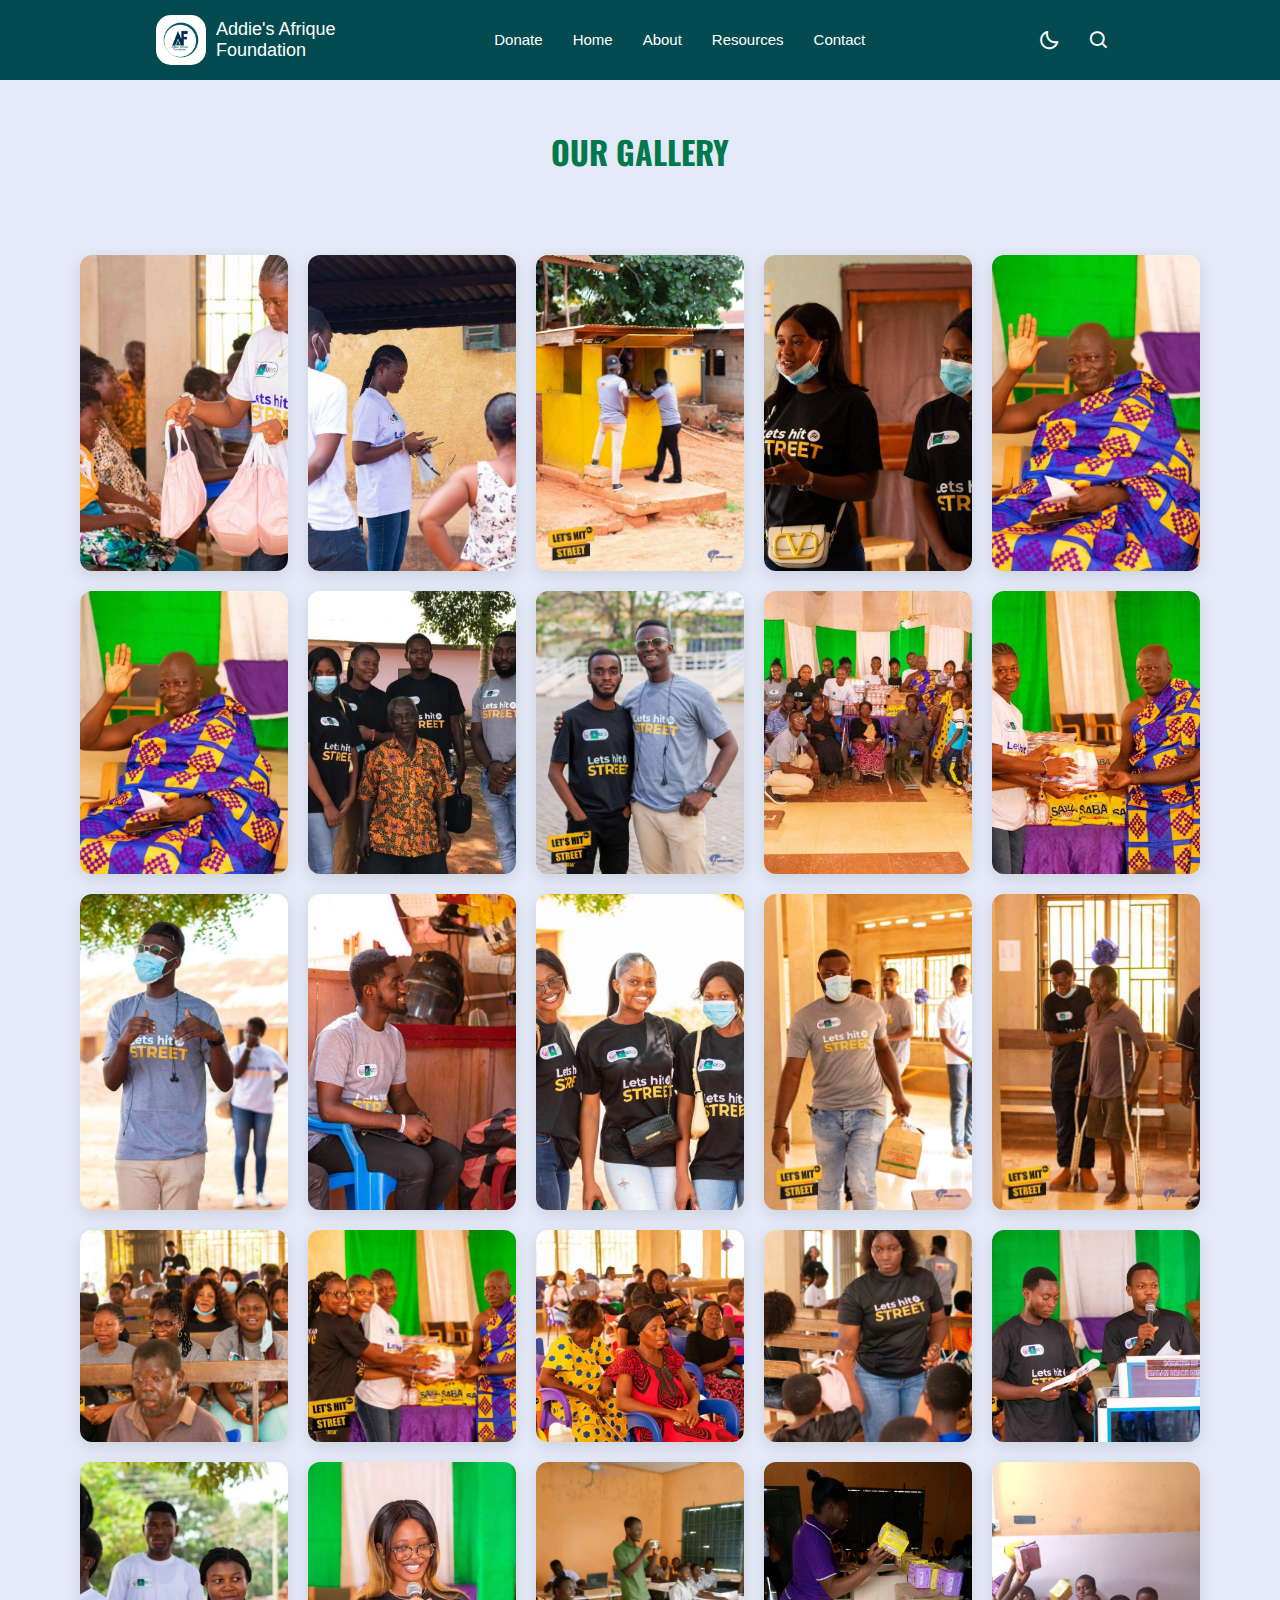
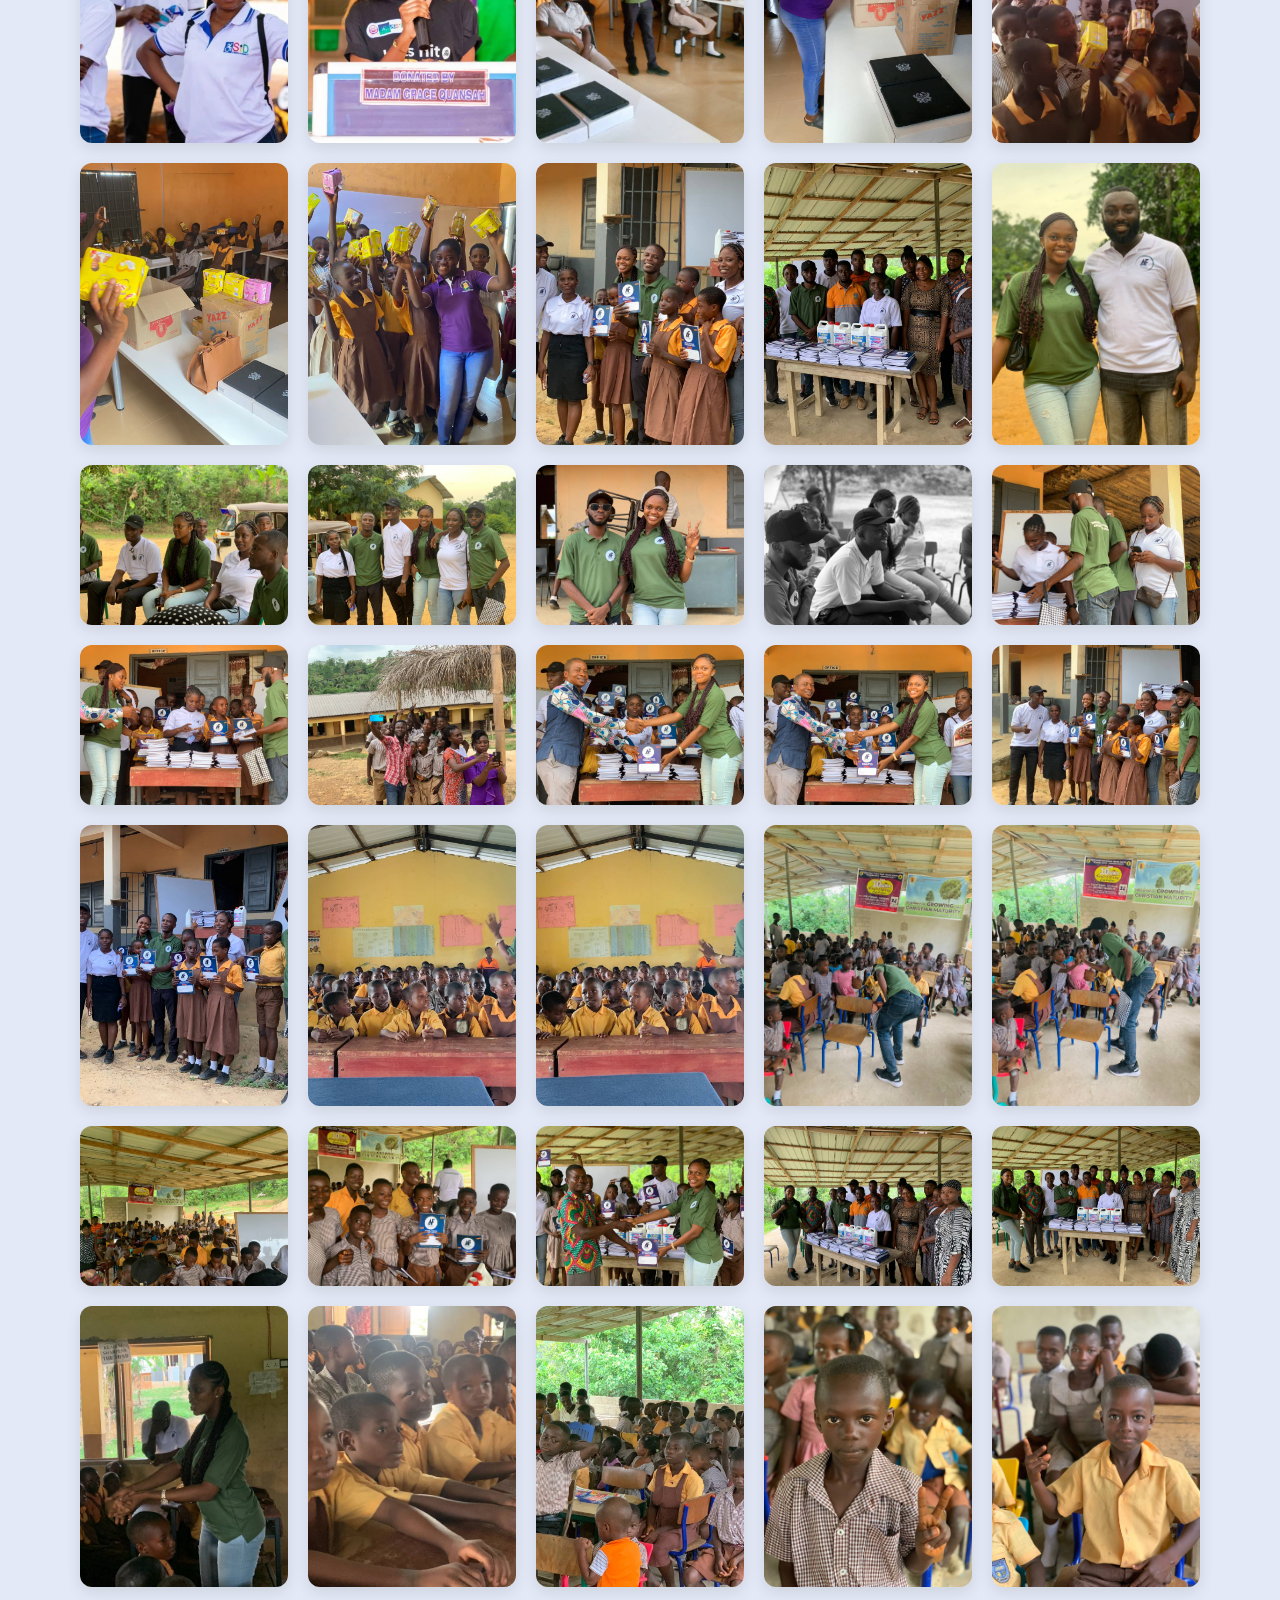
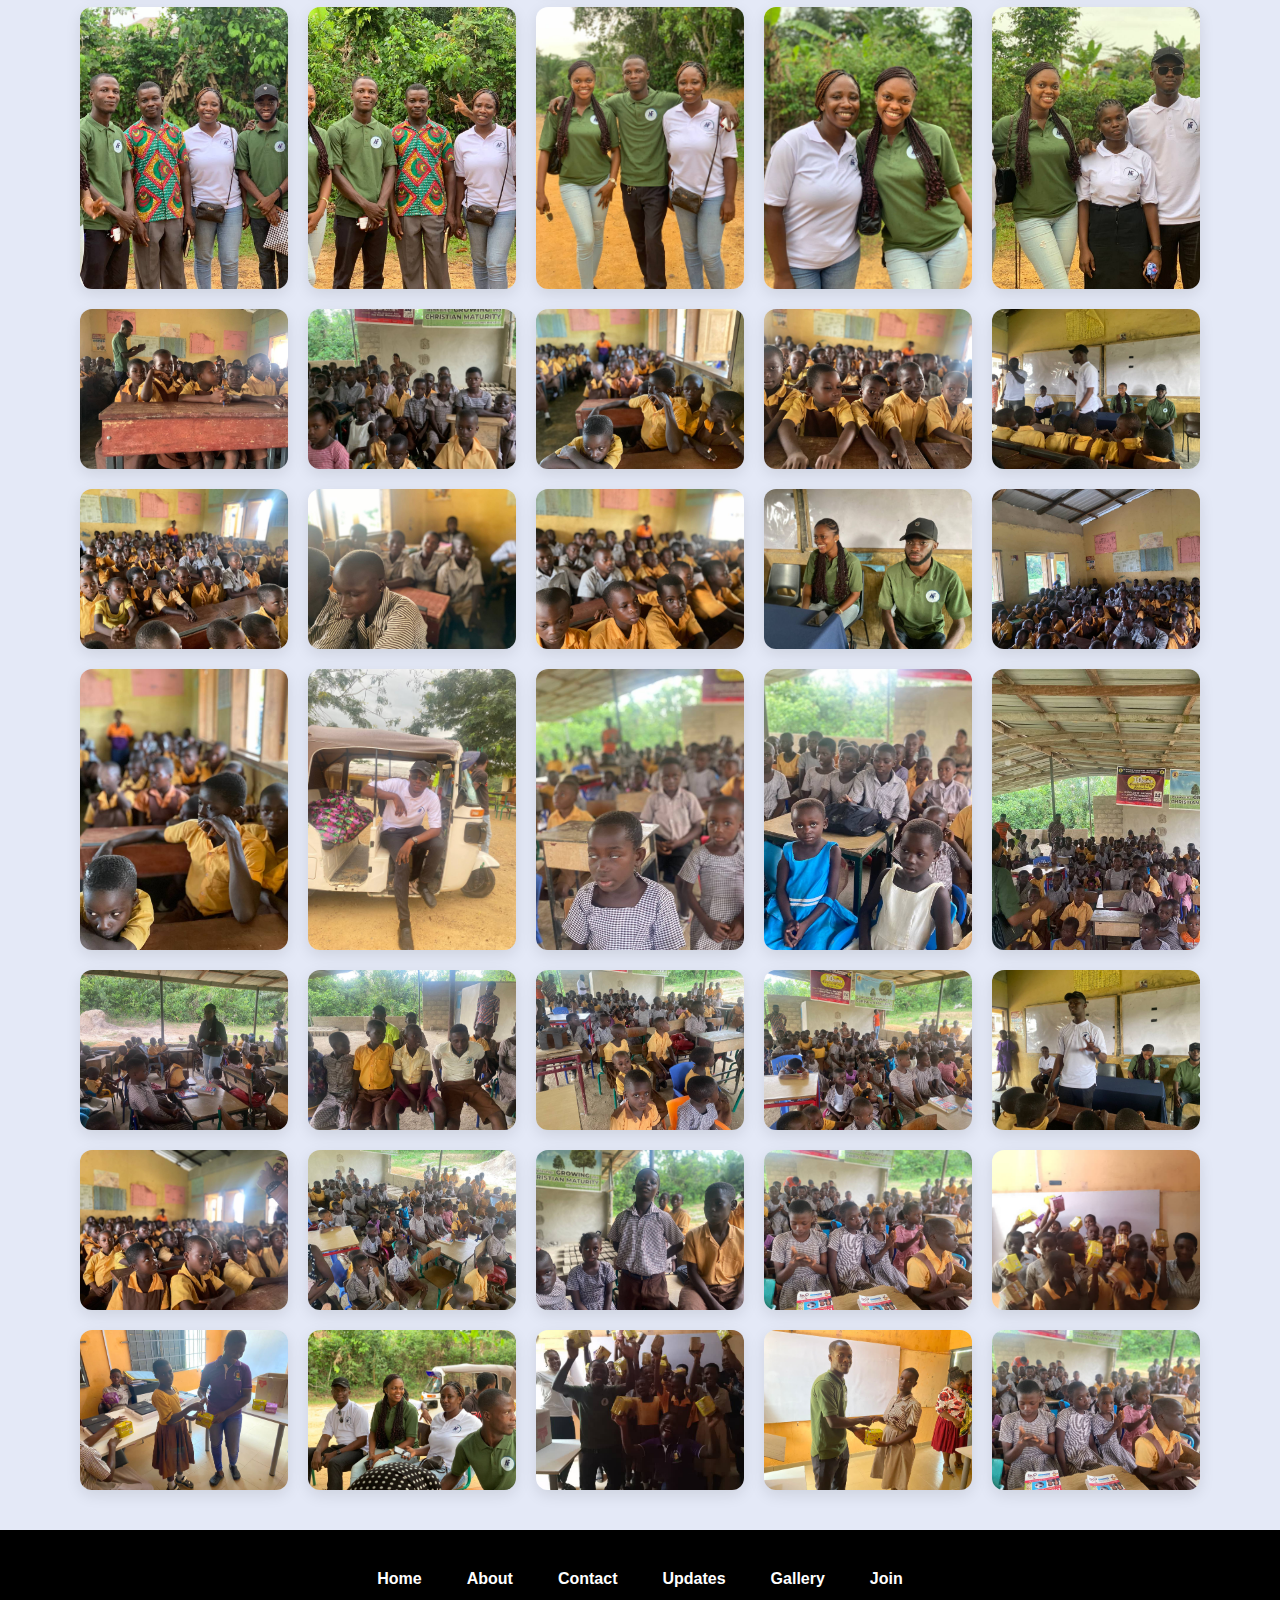
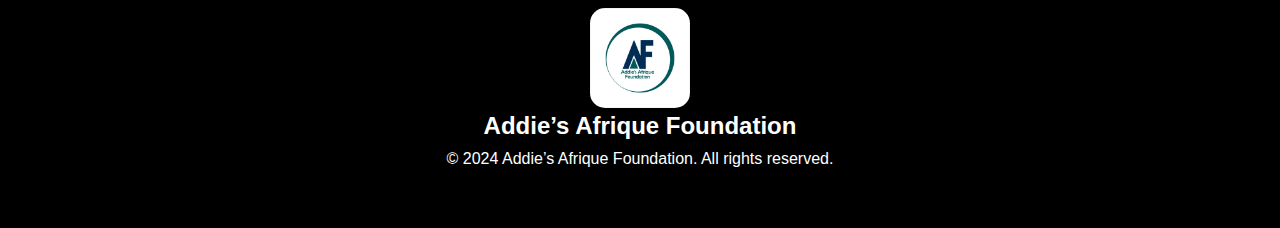
<file: Addiesafriquefoundation/Gallery.html>
<!DOCTYPE html>
<html lang="en">
<head>
    <meta charset="UTF-8">
    <meta name="viewport" content="width=device-width, initial-scale=1.0">
    <title>Our Gallery</title>
    <link rel="stylesheet" href="../css/Gallery.css">
    <link rel="stylesheet" href="https://cdnjs.cloudflare.com/ajax/libs/font-awesome/6.4.2/css/all.min.css" integrity="sha512-z3gLpd7yknf1YoNbCzqRKc4qyor8gaKU1qmn+CShxbuBusANI9QpRohGBreCFkKxLhei6S9CQXFEbbKuqLg0DA==" crossorigin="anonymous" referrerpolicy="no-referrer" />
    <link
      rel="stylesheet"
      href="https://fonts.googleapis.com/css?family=Lexend:400,700"
    />
    <link href='https://unpkg.com/boxicons@2.1.1/css/boxicons.min.css' rel='stylesheet'>
    <meta http-equiv="X-UA-Compatible" content="IE=edge">
  
    <link
    rel="stylesheet"
    href="https://fonts.googleapis.com/css?family=Oswald&display=swap"
  />
  <link rel="stylesheet" href="https://cdnjs.cloudflare.com/ajax/libs/font-awesome/6.4.2/css/all.min.css" integrity="sha512-z3gLpd7yknf1YoNbCzqRKc4qyor8gaKU1qmn+CShxbuBusANI9QpRohGBreCFkKxLhei6S9CQXFEbbKuqLg0DA==" crossorigin="anonymous" referrerpolicy="no-referrer" />
  <link
    rel="stylesheet"
    href="https://fonts.googleapis.com/css?family=Lexend:400,700"
  />
  <link rel="shortcut icon" href="../images/FLOGO.jpg" type="image/x-icon" />

</head>
<body>

    <header>
        <nav>
          <div class="nav-bar">
              <span class="logo navLogo">
                  <img src="../images/FLOGO.jpg" alt="Addie's Afrique Foundation" class="logo-img">
                  <a href="../index.html">Addie's Afrique<br>Foundation</a>
              </span>
              <div class="menu">
                  <div class="logo-toggle">
                    <div class="logo-container">
                        <img src="../images/FLOGO.jpg" alt="Addie's Afrique Foundation" class="logo-img">
                      <span class="logo">
                          <a href="../index.html">Addie's Afrique <br>Foundation</a>
                      </span>
                      </div>
                      <i class='bx bx-x siderbarClose'></i>
                  </div>
                  <ul class="nav-links">
                    <li><a href="../Addiesafriquefoundation/SendFunds.html">Donate</a></li>
                    <li><a href="../index.html">Home</a></li>
                    <li><a href="../Addiesafriquefoundation/About.html">About</a></li>
                    <!-- <li><a href="#">Who we are</a></li>
                    <li><a href="#">What we do</a></li> -->
                    <li><a href="../Addiesafriquefoundation/About.html">Resources</a></li>
                    <li><a href="mailto:info@addiesafriquefoundation.com">Contact</a></li>
                </ul>
            </div>
            <div class="darkLight-searchBox">
                <div class="dark-light">
                      <i class='bx bx-moon moon'></i>
                      <i class='bx bx-sun sun'></i>
                  </div>
                  <div class="searchBox">
                     <div class="searchToggle">
                      <i class='bx bx-x cancel'></i>
                      <i class='bx bx-search search'></i>
                     </div>
                      <div class="search-field">
                          <input type="text" placeholder="Search...">
                          <i class='bx bx-search'></i>
                      </div>
                  </div>
                  <i class='bx bx-menu sidebarOpen'></i>
              </div>
          </div>
        </nav>
        <script>
        const body = document.querySelector("body"),
        nav = document.querySelector("nav"),
        modeToggle = document.querySelector(".dark-light"),
        searchToggle = document.querySelector(".searchToggle"),
        sidebarOpen = document.querySelector(".sidebarOpen"),
        siderbarClose = document.querySelector(".siderbarClose");
        let getMode = localStorage.getItem("mode");
            if(getMode && getMode === "dark-mode"){
              body.classList.add("dark");
            }
        // js code to toggle dark and light mode
        modeToggle.addEventListener("click" , () =>{
          modeToggle.classList.toggle("active");
          body.classList.toggle("dark");
          // js code to keep user selected mode even page refresh or file reopen
          if(!body.classList.contains("dark")){
              localStorage.setItem("mode" , "light-mode");
          }else{
              localStorage.setItem("mode" , "dark-mode");
          }
        });
        // js code to toggle search box
          searchToggle.addEventListener("click" , () =>{
          searchToggle.classList.toggle("active");
        });
        
        
        //   js code to toggle sidebar
        sidebarOpen.addEventListener("click" , () =>{
        nav.classList.add("active");
        });
        body.addEventListener("click" , e =>{
        let clickedElm = e.target;
        if(!clickedElm.classList.contains("sidebarOpen") && !clickedElm.classList.contains("menu")){
          nav.classList.remove("active");
        }
        });
        </script>
        </header>
        <body>
          <header>
            <h1 class="g-head">OUR GALLERY</h1>
        </header>
        
    <section class="gallery">
        <!-- Repeat this block for each image (Total: 50 images) -->
        <div class="gallery-item">
            <img src="../images/share1.jpg" alt="Gallery Image 1" class="gallery-img">
        </div>
        <div class="gallery-item">
            <img src="../images/share2.jpg" alt="Gallery Image 2" class="gallery-img">
        </div>
        <div class="gallery-item">
            <img src="../images/share3.jpg" alt="Gallery Image 1" class="gallery-img">
        </div>
        <div class="gallery-item">
            <img src="../images/share4.jpg" alt="Gallery Image 2" class="gallery-img">
        </div>
        <div class="gallery-item">
            <img src="../images/share5.jpg" alt="Gallery Image 1" class="gallery-img">
        </div>
        <div class="gallery-item">
            <img src="../images/share5.jpg" alt="Gallery Image 2" class="gallery-img">
        </div>
        <div class="gallery-item">
            <img src="../images/share6.jpg" alt="Gallery Image 1" class="gallery-img">
        </div>
        <div class="gallery-item">
            <img src="../images/share7.jpg" alt="Gallery Image 2" class="gallery-img">
        </div>
        <div class="gallery-item">
            <img src="../images/share8.jpg" alt="Gallery Image 1" class="gallery-img">
        </div>
        <div class="gallery-item">
            <img src="../images/share9.jpg" alt="Gallery Image 2" class="gallery-img">
        </div>
        <div class="gallery-item">
            <img src="../images/share11.jpg" alt="Gallery Image 1" class="gallery-img">
        </div>
        <div class="gallery-item">
            <img src="../images/share12.jpg" alt="Gallery Image 2" class="gallery-img">
        </div>
        <div class="gallery-item">
            <img src="../images/share13.jpg" alt="Gallery Image 1" class="gallery-img">
        </div>
        <div class="gallery-item">
            <img src="../images/share14.jpg" alt="Gallery Image 2" class="gallery-img">
        </div>
        <div class="gallery-item">
            <img src="../images/share15.jpg" alt="Gallery Image 1" class="gallery-img">
        </div>
        <div class="gallery-item">
            <img src="../images/share16.jpg" alt="Gallery Image 2" class="gallery-img">
        </div>
        <div class="gallery-item">
            <img src="../images/share17.jpg" alt="Gallery Image 1" class="gallery-img">
        </div>
        <div class="gallery-item">
            <img src="../images/share18.jpg" alt="Gallery Image 2" class="gallery-img">
        </div>
        <div class="gallery-item">
            <img src="../images/share19.jpg" alt="Gallery Image 1" class="gallery-img">
        </div>
        <div class="gallery-item">
            <img src="../images/share20.jpg" alt="Gallery Image 2" class="gallery-img">
        </div>
        <div class="gallery-item">
            <img src="../images/share21.jpg" alt="Gallery Image 1" class="gallery-img">
        </div>
        <div class="gallery-item">
            <img src="../images/share22.jpg" alt="Gallery Image 2" class="gallery-img">
        </div>
        <div class="gallery-item">
            <img src="../images/share23.jpg" alt="Gallery Image 1" class="gallery-img">
        </div>
        <div class="gallery-item">
            <img src="../images/share24.jpg" alt="Gallery Image 1" class="gallery-img">
        </div>
        <div class="gallery-item">
            <img src="../images/share25.jpg" alt="Gallery Image 2" class="gallery-img">
        </div>
        <div class="gallery-item">
            <img src="../images/share26.jpg" alt="Gallery Image 1" class="gallery-img">
        </div>
        <div class="gallery-item">
            <img src="../images/share27.jpg" alt="Gallery Image 2" class="gallery-img">
        </div>
        <div class="gallery-item">
            <img src="../images/share28.jpg" alt="Gallery Image 1" class="gallery-img">
        </div>
        <div class="gallery-item">
            <img src="../images/share29.jpg" alt="Gallery Image 2" class="gallery-img">
        </div>
        <div class="gallery-item">
            <img src="../images/share30.jpg" alt="Gallery Image 1" class="gallery-img">
        </div>
        <div class="gallery-item">
            <img src="../images/share31.jpg" alt="Gallery Image 2" class="gallery-img">
        </div>
        <div class="gallery-item">
            <img src="../images/share32.jpg" alt="Gallery Image 1" class="gallery-img">
        </div>
        <div class="gallery-item">
            <img src="../images/share33.jpg" alt="Gallery Image 2" class="gallery-img">
        </div>
        <div class="gallery-item">
            <img src="../images/share34.jpg" alt="Gallery Image 1" class="gallery-img">
        </div>
        <div class="gallery-item">
            <img src="../images/share35.jpg" alt="Gallery Image 2" class="gallery-img">
        </div>
        <div class="gallery-item">
            <img src="../images/share36.jpg" alt="Gallery Image 1" class="gallery-img">
        </div>
        <div class="gallery-item">
            <img src="../images/share37.jpg" alt="Gallery Image 2" class="gallery-img">
        </div>
        <div class="gallery-item">
            <img src="../images/share38.jpg" alt="Gallery Image 1" class="gallery-img">
        </div>
        <div class="gallery-item">
            <img src="../images/share39.jpg" alt="Gallery Image 2" class="gallery-img">
        </div>
        <div class="gallery-item">
            <img src="../images/share40.jpg" alt="Gallery Image 1" class="gallery-img">
        </div>
        <div class="gallery-item">
            <img src="../images/share41.jpg" alt="Gallery Image 2" class="gallery-img">
        </div>
        <div class="gallery-item">
            <img src="../images/share42.jpg" alt="Gallery Image 1" class="gallery-img">
        </div>
        <div class="gallery-item">
            <img src="../images/share43.jpg" alt="Gallery Image 2" class="gallery-img">
        </div>
        <div class="gallery-item">
            <img src="../images/share44.jpg" alt="Gallery Image 1" class="gallery-img">
        </div>
        <div class="gallery-item">
            <img src="../images/share45.jpg" alt="Gallery Image 2" class="gallery-img">
        </div>
        <div class="gallery-item">
            <img src="../images/share46.jpg" alt="Gallery Image 1" class="gallery-img">
        </div>
        <div class="gallery-item">
            <img src="../images/share47.jpg" alt="Gallery Image 2" class="gallery-img">
        </div>
        <div class="gallery-item">
            <img src="../images/share48.jpg" alt="Gallery Image 1" class="gallery-img">
        </div>
        <div class="gallery-item">
            <img src="../images/share49.jpg" alt="Gallery Image 2" class="gallery-img">
        </div>
        <div class="gallery-item">
            <img src="../images/share50.jpg" alt="Gallery Image 1" class="gallery-img">
        </div>
        <div class="gallery-item">
            <img src="../images/share51.jpg" alt="Gallery Image 2" class="gallery-img">
        </div>
        <div class="gallery-item">
            <img src="../images/share52.jpg" alt="Gallery Image 1" class="gallery-img">
        </div>
        <div class="gallery-item">
            <img src="../images/share53.jpg" alt="Gallery Image 2" class="gallery-img">
        </div>
        <div class="gallery-item">
            <img src="../images/share54.jpg" alt="Gallery Image 1" class="gallery-img">
        </div>
        <div class="gallery-item">
            <img src="../images/share55.jpg" alt="Gallery Image 2" class="gallery-img">
        </div>
        <div class="gallery-item">
            <img src="../images/share56.jpg" alt="Gallery Image 1" class="gallery-img">
        </div>
        <div class="gallery-item">
            <img src="../images/share57.jpg" alt="Gallery Image 2" class="gallery-img">
        </div>
        <div class="gallery-item">
            <img src="../images/share58.jpg" alt="Gallery Image 1" class="gallery-img">
        </div>
        <div class="gallery-item">
            <img src="../images/share59.jpg" alt="Gallery Image 2" class="gallery-img">
        </div>
        <div class="gallery-item">
            <img src="../images/share60.jpg" alt="Gallery Image 1" class="gallery-img">
        </div>
        <div class="gallery-item">
            <img src="../images/share61.jpg" alt="Gallery Image 2" class="gallery-img">
        </div>
        <div class="gallery-item">
            <img src="../images/share62.jpg" alt="Gallery Image 1" class="gallery-img">
        </div>
        <div class="gallery-item">
            <img src="../images/share63.jpg" alt="Gallery Image 2" class="gallery-img">
        </div>
        <div class="gallery-item">
            <img src="../images/share64.jpg" alt="Gallery Image 1" class="gallery-img">
        </div>
        <div class="gallery-item">
            <img src="../images/share65.jpg" alt="Gallery Image 2" class="gallery-img">
        </div>
        <div class="gallery-item">
            <img src="../images/share66.jpg" alt="Gallery Image 1" class="gallery-img">
        </div>
        <div class="gallery-item">
            <img src="../images/share67.jpg" alt="Gallery Image 2" class="gallery-img">
        </div>
        <div class="gallery-item">
            <img src="../images/share68.jpg" alt="Gallery Image 1" class="gallery-img">
        </div>
        <div class="gallery-item">
            <img src="../images/share69.jpg" alt="Gallery Image 2" class="gallery-img">
        </div>
        <div class="gallery-item">
            <img src="../images/share70.jpg" alt="Gallery Image 1" class="gallery-img">
        </div>
        <div class="gallery-item">
            <img src="../images/share71.jpg" alt="Gallery Image 2" class="gallery-img">
        </div>
        <div class="gallery-item">
            <img src="../images/share72.jpg" alt="Gallery Image 1" class="gallery-img">
        </div>
        <div class="gallery-item">
            <img src="../images/share73.jpg" alt="Gallery Image 2" class="gallery-img">
        </div>
        <div class="gallery-item">
            <img src="../images/share74.jpg" alt="Gallery Image 1" class="gallery-img">
        </div>
        <div class="gallery-item">
            <img src="../images/share75.jpg" alt="Gallery Image 2" class="gallery-img">
        </div>
        <div class="gallery-item">
            <img src="../images/share76.jpg" alt="Gallery Image 1" class="gallery-img">
        </div>
        <div class="gallery-item">
            <img src="../images/share77.jpg" alt="Gallery Image 2" class="gallery-img">
        </div>
        <div class="gallery-item">
            <img src="../images/share78.jpg" alt="Gallery Image 1" class="gallery-img">
        </div>
        <div class="gallery-item">
            <img src="../images/share79.jpg" alt="Gallery Image 2" class="gallery-img">
        </div>
        <div class="gallery-item">
            <img src="../images/share80.jpg" alt="Gallery Image 1" class="gallery-img">
        </div>
        <div class="gallery-item">
            <img src="../images/share81.jpg" alt="Gallery Image 2" class="gallery-img">
        </div>
        <div class="gallery-item">
            <img src="../images/share82.jpg" alt="Gallery Image 1" class="gallery-img">
        </div>
        <div class="gallery-item">
            <img src="../images/share83.jpg" alt="Gallery Image 2" class="gallery-img">
        </div>
        <div class="gallery-item">
            <img src="../images/share84.jpg" alt="Gallery Image 1" class="gallery-img">
        </div>
        <div class="gallery-item">
            <img src="../images/share85.jpg" alt="Gallery Image 2" class="gallery-img">
        </div>
        <div class="gallery-item">
            <img src="../images/share86.jpg" alt="Gallery Image 1" class="gallery-img">
        </div>
        <div class="gallery-item">
            <img src="../images/share87.jpg" alt="Gallery Image 2" class="gallery-img">
        </div>
        <div class="gallery-item">
            <img src="../images/share88.jpg" alt="Gallery Image 1" class="gallery-img">
        </div>
        <div class="gallery-item">
            <img src="../images/share89.jpg" alt="Gallery Image 2" class="gallery-img">
        </div>
        <div class="gallery-item">
            <img src="../images/share90.jpg" alt="Gallery Image 1" class="gallery-img">
        </div>
        <!-- <div class="gallery-item">
            <img src="../images/jttw2.jpg" alt="Gallery Image 2" class="gallery-img">
        </div>
        <div class="gallery-item">
            <img src="../images/jttw3.jpg" alt="Gallery Image 1" class="gallery-img">
        </div>
        <div class="gallery-item">
            <img src="../images/jttw3.jpg" alt="Gallery Image 2" class="gallery-img">
        </div>
        <div class="gallery-item">
            <img src="../images/jttw4.jpg" alt="Gallery Image 1" class="gallery-img">
        </div>
        <div class="gallery-item">
            <img src="../images//mg24.jpg" alt="Gallery Image 2" class="gallery-img">
        </div>
        <div class="gallery-item">
            <img src="../images/1s1s1.jpg" alt="Gallery Image 1" class="gallery-img">
        </div>
        <div class="gallery-item">
            <img src="../images/Donations.jpg" alt="Gallery Image 2" class="gallery-img">
        </div>
        <div class="gallery-item">
            <img src="../images/happy.jpg" alt="Gallery Image 1" class="gallery-img">
        </div>
        <div class="gallery-item">
            <img src="../images/jttw2.jpg" alt="Gallery Image 2" class="gallery-img">
        </div>
        <div class="gallery-item">
            <img src="../images/jttw3.jpg" alt="Gallery Image 1" class="gallery-img">
        </div>
        <div class="gallery-item">
            <img src="../images/jttw3.jpg" alt="Gallery Image 2" class="gallery-img">
        </div>
        <div class="gallery-item">
            <img src="../images/jttw4.jpg" alt="Gallery Image 1" class="gallery-img">
        </div>
        <div class="gallery-item">
            <img src="../images//mg24.jpg" alt="Gallery Image 2" class="gallery-img">
        </div>
        <div class="gallery-item">
            <img src="../images/1s1s1.jpg" alt="Gallery Image 1" class="gallery-img">
        </div>
        <div class="gallery-item">
            <img src="../images/Donations.jpg" alt="Gallery Image 2" class="gallery-img">
        </div>
        <div class="gallery-item">
            <img src="../images/happy.jpg" alt="Gallery Image 1" class="gallery-img">
        </div>
        <div class="gallery-item">
            <img src="../images/jttw2.jpg" alt="Gallery Image 2" class="gallery-img">
        </div>
        <div class="gallery-item">
            <img src="../images/jttw3.jpg" alt="Gallery Image 1" class="gallery-img">
        </div>
        <div class="gallery-item">
            <img src="../images/jttw3.jpg" alt="Gallery Image 2" class="gallery-img">
        </div>
        <div class="gallery-item">
            <img src="../images/jttw4.jpg" alt="Gallery Image 1" class="gallery-img">
        </div>
        <div class="gallery-item">
            <img src="../images//mg24.jpg" alt="Gallery Image 2" class="gallery-img">
        </div>
        <div class="gallery-item">
            <img src="../images/1s1s1.jpg" alt="Gallery Image 1" class="gallery-img">
        </div>
        <div class="gallery-item">
            <img src="../images/Donations.jpg" alt="Gallery Image 2" class="gallery-img">
        </div>
        <div class="gallery-item">
            <img src="../images/happy.jpg" alt="Gallery Image 1" class="gallery-img">
        </div>
        <div class="gallery-item">
            <img src="../images/jttw2.jpg" alt="Gallery Image 2" class="gallery-img">
        </div>
        <div class="gallery-item">
            <img src="../images/jttw3.jpg" alt="Gallery Image 1" class="gallery-img">
        </div>
        <div class="gallery-item">
            <img src="../images/jttw3.jpg" alt="Gallery Image 2" class="gallery-img">
        </div>
        <div class="gallery-item">
            <img src="../images/jttw4.jpg" alt="Gallery Image 1" class="gallery-img">
        </div>
        <div class="gallery-item">
            <img src="../images//mg24.jpg" alt="Gallery Image 2" class="gallery-img">
        </div>
        <div class="gallery-item">
            <img src="../images/1s1s1.jpg" alt="Gallery Image 1" class="gallery-img">
        </div>
        <div class="gallery-item">
            <img src="../images/Donations.jpg" alt="Gallery Image 2" class="gallery-img">
        </div>
        <div class="gallery-item">
            <img src="../images/happy.jpg" alt="Gallery Image 1" class="gallery-img">
        </div>
        <div class="gallery-item">
            <img src="../images/jttw2.jpg" alt="Gallery Image 2" class="gallery-img">
        </div>
        <div class="gallery-item">
            <img src="../images/jttw3.jpg" alt="Gallery Image 1" class="gallery-img">
        </div>
        <div class="gallery-item">
            <img src="../images/jttw3.jpg" alt="Gallery Image 2" class="gallery-img">
        </div>
        <div class="gallery-item">
            <img src="../images/jttw4.jpg" alt="Gallery Image 1" class="gallery-img">
        </div>
        <div class="gallery-item">
            <img src="../images//mg24.jpg" alt="Gallery Image 2" class="gallery-img">
        </div>
        <div class="gallery-item">
            <img src="../images/1s1s1.jpg" alt="Gallery Image 1" class="gallery-img">
        </div>
        <div class="gallery-item">
            <img src="../images/Donations.jpg" alt="Gallery Image 2" class="gallery-img">
        </div>
        <div class="gallery-item">
            <img src="../images/happy.jpg" alt="Gallery Image 1" class="gallery-img">
        </div>
        <div class="gallery-item">
            <img src="../images/jttw2.jpg" alt="Gallery Image 2" class="gallery-img">
        </div>
        <div class="gallery-item">
            <img src="../images/jttw3.jpg" alt="Gallery Image 1" class="gallery-img">
        </div>
        <div class="gallery-item">
            <img src="../images/jttw3.jpg" alt="Gallery Image 2" class="gallery-img">
        </div>
        <div class="gallery-item">
            <img src="../images/jttw4.jpg" alt="Gallery Image 1" class="gallery-img">
        </div>
        <div class="gallery-item">
            <img src="../images//mg24.jpg" alt="Gallery Image 2" class="gallery-img">
        </div>
        <div class="gallery-item">
            <img src="../images/1s1s1.jpg" alt="Gallery Image 1" class="gallery-img">
        </div>
        <div class="gallery-item">
            <img src="../images/Donations.jpg" alt="Gallery Image 2" class="gallery-img">
        </div>
        <div class="gallery-item">
            <img src="../images/happy.jpg" alt="Gallery Image 1" class="gallery-img">
        </div>
        <div class="gallery-item">
            <img src="../images/jttw2.jpg" alt="Gallery Image 2" class="gallery-img">
        </div>
        <div class="gallery-item">
            <img src="../images/jttw3.jpg" alt="Gallery Image 1" class="gallery-img">
        </div>
        <div class="gallery-item">
            <img src="../images/jttw3.jpg" alt="Gallery Image 2" class="gallery-img">
        </div>
        <div class="gallery-item">
            <img src="../images/jttw4.jpg" alt="Gallery Image 1" class="gallery-img">
        </div>
        <div class="gallery-item">
            <img src="../images//mg24.jpg" alt="Gallery Image 2" class="gallery-img">
        </div>
        <div class="gallery-item">
            <img src="../images/1s1s1.jpg" alt="Gallery Image 1" class="gallery-img">
        </div>
        <div class="gallery-item">
            <img src="../images/Donations.jpg" alt="Gallery Image 2" class="gallery-img">
        </div>
        <div class="gallery-item">
            <img src="../images/happy.jpg" alt="Gallery Image 1" class="gallery-img">
        </div>
        <div class="gallery-item">
            <img src="../images/jttw2.jpg" alt="Gallery Image 2" class="gallery-img">
        </div>
        <div class="gallery-item">
            <img src="../images/jttw3.jpg" alt="Gallery Image 1" class="gallery-img">
        </div>
        <div class="gallery-item">
            <img src="../images/jttw3.jpg" alt="Gallery Image 2" class="gallery-img">
        </div>
        <div class="gallery-item">
            <img src="../images/jttw4.jpg" alt="Gallery Image 1" class="gallery-img">
        </div>
        <div class="gallery-item">
            <img src="../images//mg24.jpg" alt="Gallery Image 2" class="gallery-img">
        </div>
        <div class="gallery-item">
            <img src="../images/1s1s1.jpg" alt="Gallery Image 1" class="gallery-img">
        </div>
        <div class="gallery-item">
            <img src="../images/Donations.jpg" alt="Gallery Image 2" class="gallery-img">
        </div>
        <div class="gallery-item">
            <img src="../images/happy.jpg" alt="Gallery Image 1" class="gallery-img">
        </div>
        <div class="gallery-item">
            <img src="../images/jttw2.jpg" alt="Gallery Image 2" class="gallery-img">
        </div>
        <div class="gallery-item">
            <img src="../images/jttw3.jpg" alt="Gallery Image 1" class="gallery-img">
        </div>
        <div class="gallery-item">
            <img src="../images/jttw3.jpg" alt="Gallery Image 2" class="gallery-img">
        </div>
        <div class="gallery-item">
            <img src="../images/jttw4.jpg" alt="Gallery Image 1" class="gallery-img">
        </div>
        <div class="gallery-item">
            <img src="../images//mg24.jpg" alt="Gallery Image 2" class="gallery-img">
        </div>
        <div class="gallery-item">
            <img src="../images/1s1s1.jpg" alt="Gallery Image 1" class="gallery-img">
        </div>
        <div class="gallery-item">
            <img src="../images/Donations.jpg" alt="Gallery Image 2" class="gallery-img">
        </div>
        <div class="gallery-item">
            <img src="../images/happy.jpg" alt="Gallery Image 1" class="gallery-img">
        </div>
        <div class="gallery-item">
            <img src="../images/jttw2.jpg" alt="Gallery Image 2" class="gallery-img">
        </div>
        <div class="gallery-item">
            <img src="../images/jttw3.jpg" alt="Gallery Image 1" class="gallery-img">
        </div>
        <div class="gallery-item">
            <img src="../images/jttw3.jpg" alt="Gallery Image 2" class="gallery-img">
        </div>
        <div class="gallery-item">
            <img src="../images/jttw4.jpg" alt="Gallery Image 1" class="gallery-img">
        </div>
        <div class="gallery-item">
            <img src="../images//mg24.jpg" alt="Gallery Image 2" class="gallery-img">
        </div>
        <div class="gallery-item">
            <img src="../images/1s1s1.jpg" alt="Gallery Image 1" class="gallery-img">
        </div>
        <div class="gallery-item">
            <img src="../images/Donations.jpg" alt="Gallery Image 2" class="gallery-img">
        </div>
        <div class="gallery-item">
            <img src="../images/happy.jpg" alt="Gallery Image 1" class="gallery-img">
        </div>
        <div class="gallery-item">
            <img src="../images/jttw2.jpg" alt="Gallery Image 2" class="gallery-img">
        </div>
        <div class="gallery-item">
            <img src="../images/jttw3.jpg" alt="Gallery Image 1" class="gallery-img">
        </div>
        <div class="gallery-item">
            <img src="../images/jttw3.jpg" alt="Gallery Image 2" class="gallery-img">
        </div>
        <div class="gallery-item">
            <img src="../images/jttw4.jpg" alt="Gallery Image 1" class="gallery-img">
        </div>
        <div class="gallery-item">
            <img src="../images//mg24.jpg" alt="Gallery Image 2" class="gallery-img">
        </div> -->

        <!-- Repeat for all 50 images -->
    </section>

    <!-- Lightbox for viewing images -->
    <div id="lightbox" class="lightbox">
        <span class="close">&times;</span>
        <img class="lightbox-content" id="lightbox-img">
    </div>

    <script src="../js/gallery.js"></script>

</body>
<footer class="footer">
    <div class="footer-nav">
        <ul class="footer-ul">
            <li><a href="../index.html">Home</a></li>
            <li><a href="../Addiesafriquefoundation/About.html">About</a></li>
            <li><a href="mailto:info@addiesafriquefoundation.com">Contact</a></li>
            <li><a href="../Addiesafriquefoundation/blog.html">Updates</a></li>
            <li><a href="../Addiesafriquefoundation/Gallery.html">Gallery</a></li>
            <li><a href="../index.html#Partner">Join</a></li>
        </ul>
    </div>
    <div class="footer-logo">
        <img src="../images/FLOGO.jpg" alt="Addie's Afrique Foundation Logo" class="footer-logo1">
        <h2>Addie’s Afrique Foundation</h2>
    </div>
    <p class="footer-copy">© 2024 Addie’s Afrique Foundation. All rights reserved.</p>
  
    <div class="footer-social">
        <a href="https://facebook.com/" class="social-icon"
          ><i class="fab fa-facebook-f"></i
        ></a>
        <a href="https://X.com/AddiesAfrique" class="social-icon"
          ><i class="fa-brands fa-x-twitter"></i>
        </a>
        <a
          href="https://instagram.com/addiesafriquefoundation?igshid=OGQ5ZDc2ODk2ZA=="
          class="social-icon"
          ><i class="fab fa-instagram"></i
        ></a>
        <a
          href="mailto:info@addiesafriquefoundation.com"
          class="social-icon"
          ><i class="fas fa-envelope-square"></i
        ></a>
        <a
          href="https://youtube.com/@addiesafriquefoundationtv?si=NjXYNd4JfALNldfl"
          class="social-icon"
          ><i class="fab fa-youtube"></i
        ></a>
        <a
          href="https://wa.me/+233504060438/?text=Hello%20Addie's%20Afrique%20Foundation!"
          class="social-icon"
          ><i class="fab fa-whatsapp"></i
        ></a>
        <a href="https://t.me/+yXwc9Gzrwhl2NTlk" class="social-icon"
          ><i class="fab fa-telegram-plane"></i
        ></a>
      </div>
    </div>
  
  </footer>
  
</html>
</file>
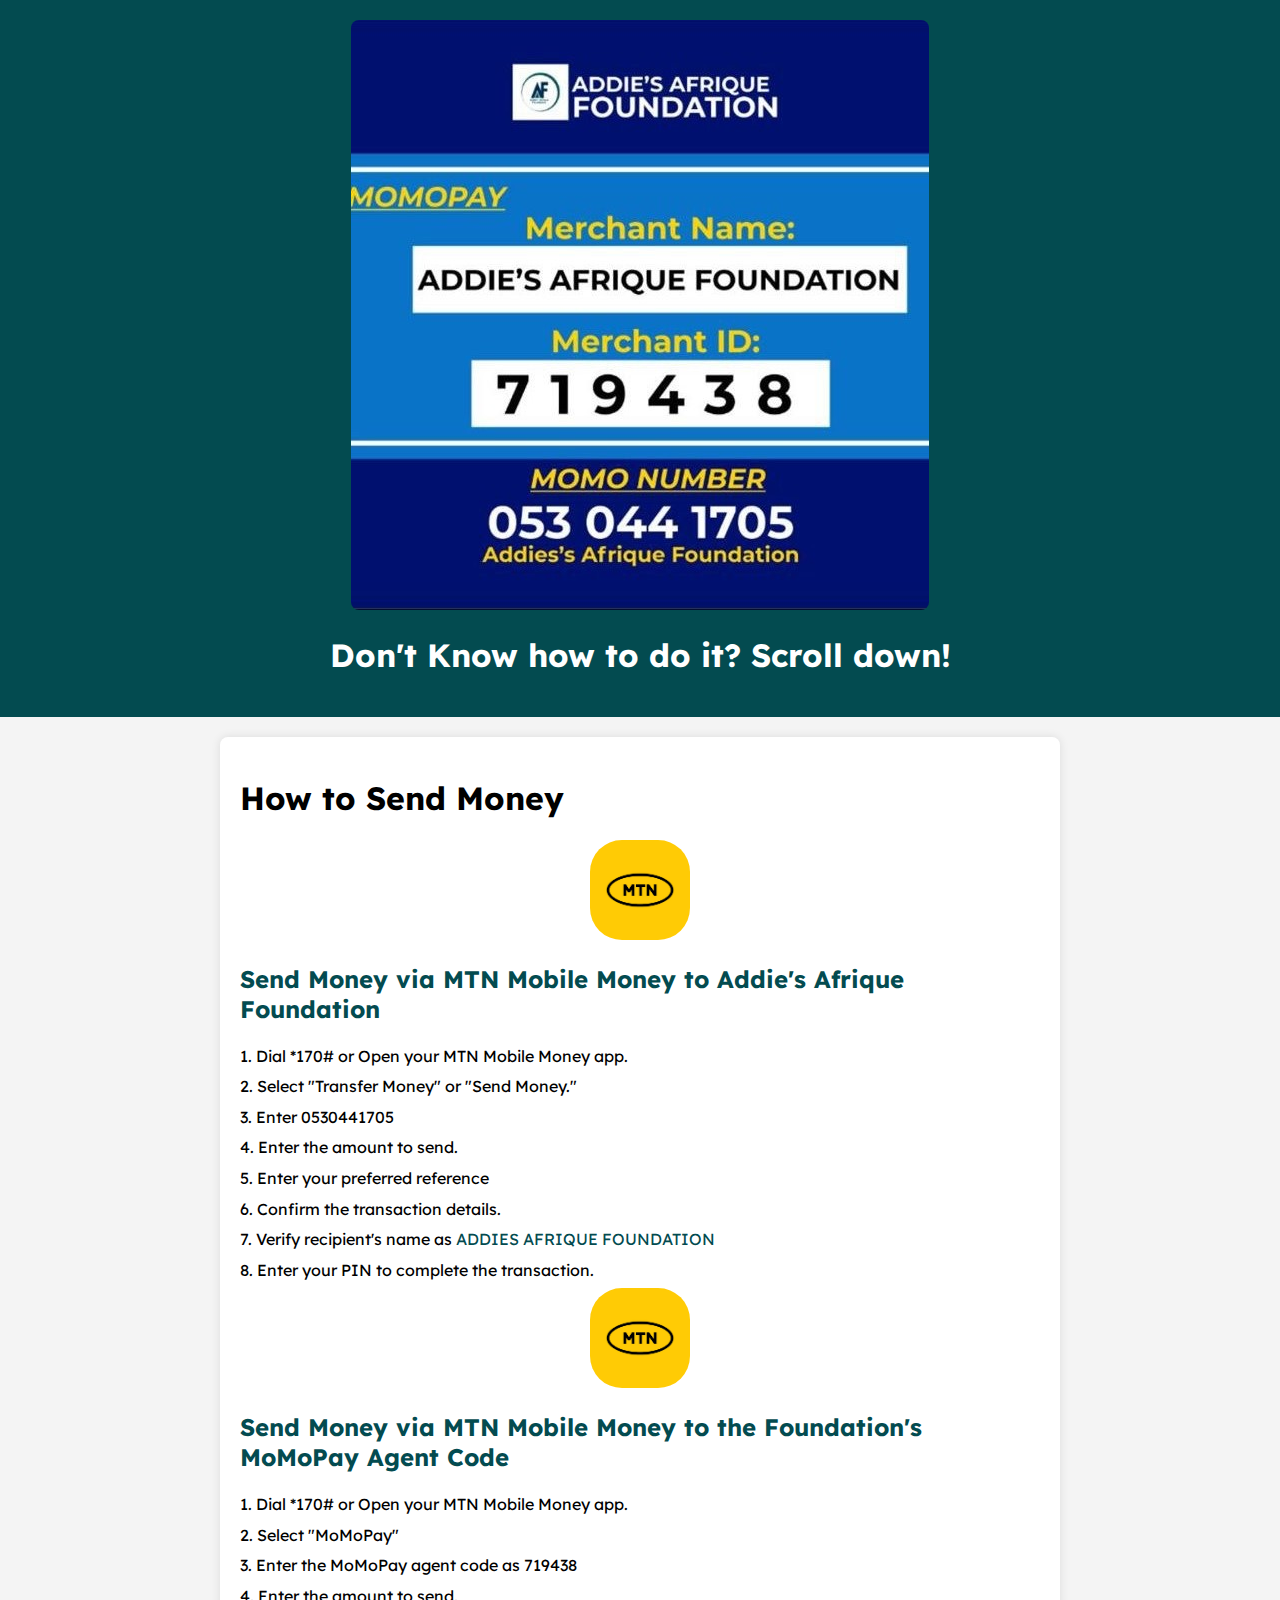
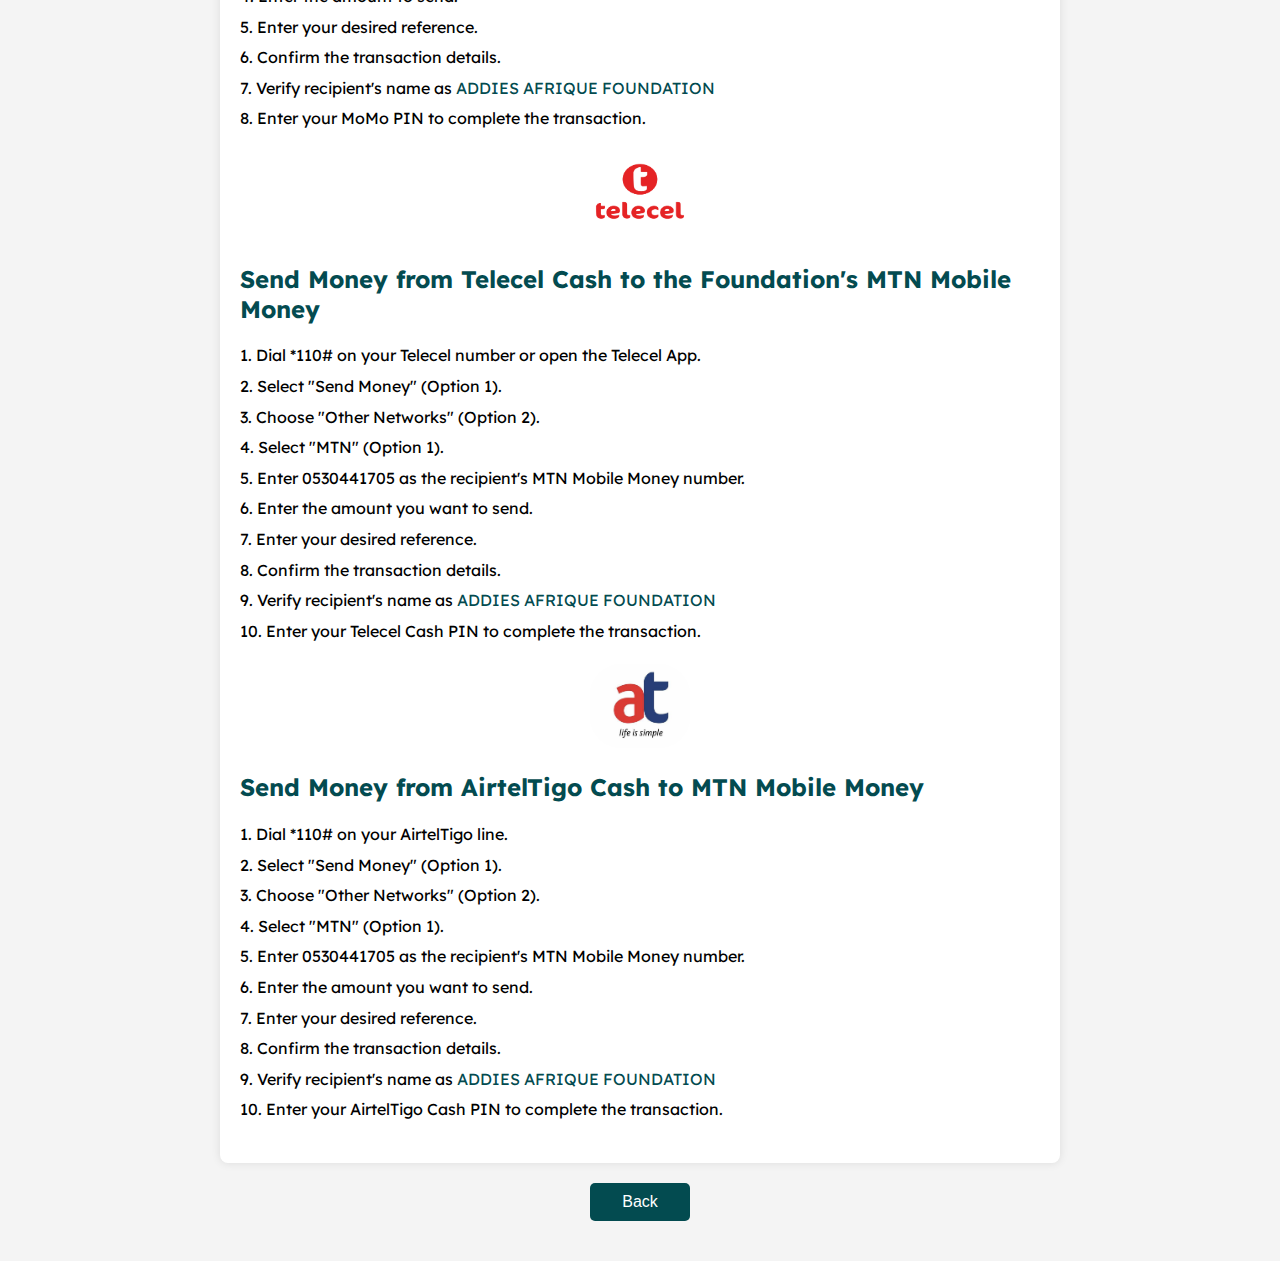
<file: Addiesafriquefoundation/Payment.html>
<!DOCTYPE html>
<html lang="en">
<head>
    <meta charset="UTF-8">
    <meta name="viewport" content="width=device-width, initial-scale=1.0">
    <title>How to send your funds</title>
    <link rel="stylesheet" href="../css/paystyle.css">

    <link
    rel="stylesheet"
    href="https://fonts.googleapis.com/css?family=Lexend:400,700"
  />
  <link href='https://unpkg.com/boxicons@2.1.1/css/boxicons.min.css' rel='stylesheet'>
  <meta http-equiv="X-UA-Compatible" content="IE=edge">
  
  <link rel="shortcut icon" href="../images/FLOGO.jpg" type="image/x-icon">

</head>
<body>
    <header>
        <img src="../images/payment.jpg" alt="Header Image" class="header-image">
        <h1>Don't Know how to do it? Scroll down!</h1>
    </header>
    <main>
        <section class="instructions">
            <h1>How to Send Money</h1>
            <div class="step">
                <div class="net-img">
                <img src="../images/MTNC.jpg" alt="MTN" style="width: 100px; height: auto;" >
                <div class="net-img">
                <h2> Send Money via MTN Mobile Money to Addie's Afrique Foundation</h2>
                <p>1. Dial *170# or Open your MTN Mobile Money app.</p>
                <p>2. Select "Transfer Money" or "Send Money."</p>
                <p>3. Enter 0530441705</p>
                <p>4. Enter the amount to send.</p>
                <p>5. Enter your preferred reference</p>
                <p>6. Confirm the transaction details.</p>
                <p>7. Verify recipient's name as <span class="f-name">ADDIES AFRIQUE FOUNDATION</span></p>
                <p>8. Enter your PIN to complete the transaction.</p>
            </div>
            <div class="step">
                <div class="net-img">
                <img src="../images/MTNC.jpg" alt="MTN Logo" style="width: 100px; height: auto;">
                </div>
                <h2> Send Money via MTN Mobile Money to the Foundation's MoMoPay Agent Code</h2>
                <p>1. Dial *170# or Open your MTN Mobile Money app.</p>
                <p>2. Select "MoMoPay"</p>
                <p>3. Enter the MoMoPay agent code as 719438 </p>
                <p>4. Enter the amount to send.</p>
                <p>5. Enter your desired reference.</p>
                <p>6. Confirm the transaction details.</p>
                <p>7. Verify recipient's name as <span class="f-name">ADDIES AFRIQUE FOUNDATION</span></p>
                <p>8. Enter your MoMo PIN to complete the transaction.</p>
            </div>
            <div class="step">
                <div class="net-img">
                <img src="../images/TELECELC.jpg" alt="Telecel Logo" style="width: 100px; height: auto;">
                </div>
                <h2>Send Money from Telecel Cash to the Foundation's MTN Mobile Money</h2>
                <p>1. Dial *110# on your Telecel number or open the Telecel App.</p>
                <p>2. Select "Send Money" (Option 1).</p>
                <p>3. Choose "Other Networks" (Option 2).</p>
                <p>4. Select "MTN" (Option 1).</p>
                <p>5. Enter 0530441705 as the recipient's MTN Mobile Money number.</p>
                <p>6. Enter the amount you want to send.</p>
                <p>7. Enter your desired reference.</p>
                <p>8. Confirm the transaction details.</p>
                <p>9. Verify recipient's name as <span class="f-name">ADDIES AFRIQUE FOUNDATION</span></p>
                <p>10. Enter your Telecel Cash PIN to complete the transaction.</p>
            </div>

            <div class="step">
                <div class="net-img">
                <img src="../images/ATC.jpg" alt="AirtelTigo Logo" style="width: 100px; height: auto;">
            </div>
                <h2>Send Money from AirtelTigo Cash to MTN Mobile Money</h2>
                <p>1. Dial *110# on your AirtelTigo line.</p>
                <p>2. Select "Send Money" (Option 1).</p>
                <p>3. Choose "Other Networks" (Option 2).</p>
                <p>4. Select "MTN" (Option 1).</p>
                <p>5. Enter 0530441705 as the recipient's MTN Mobile Money number.</p>
                <p>6. Enter the amount you want to send.</p>
                <p>7. Enter your desired reference.</p>
                <p>8. Confirm the transaction details.</p>
                <p>9. Verify recipient's name as <span class="f-name">ADDIES AFRIQUE FOUNDATION</span></p>
                <p>10. Enter your AirtelTigo Cash PIN to complete the transaction.</p>
            </div>            
                    </section>
        <button class="back-button" onclick="history.back()">Back</button>
    </main>
</body>
</html>
</file>
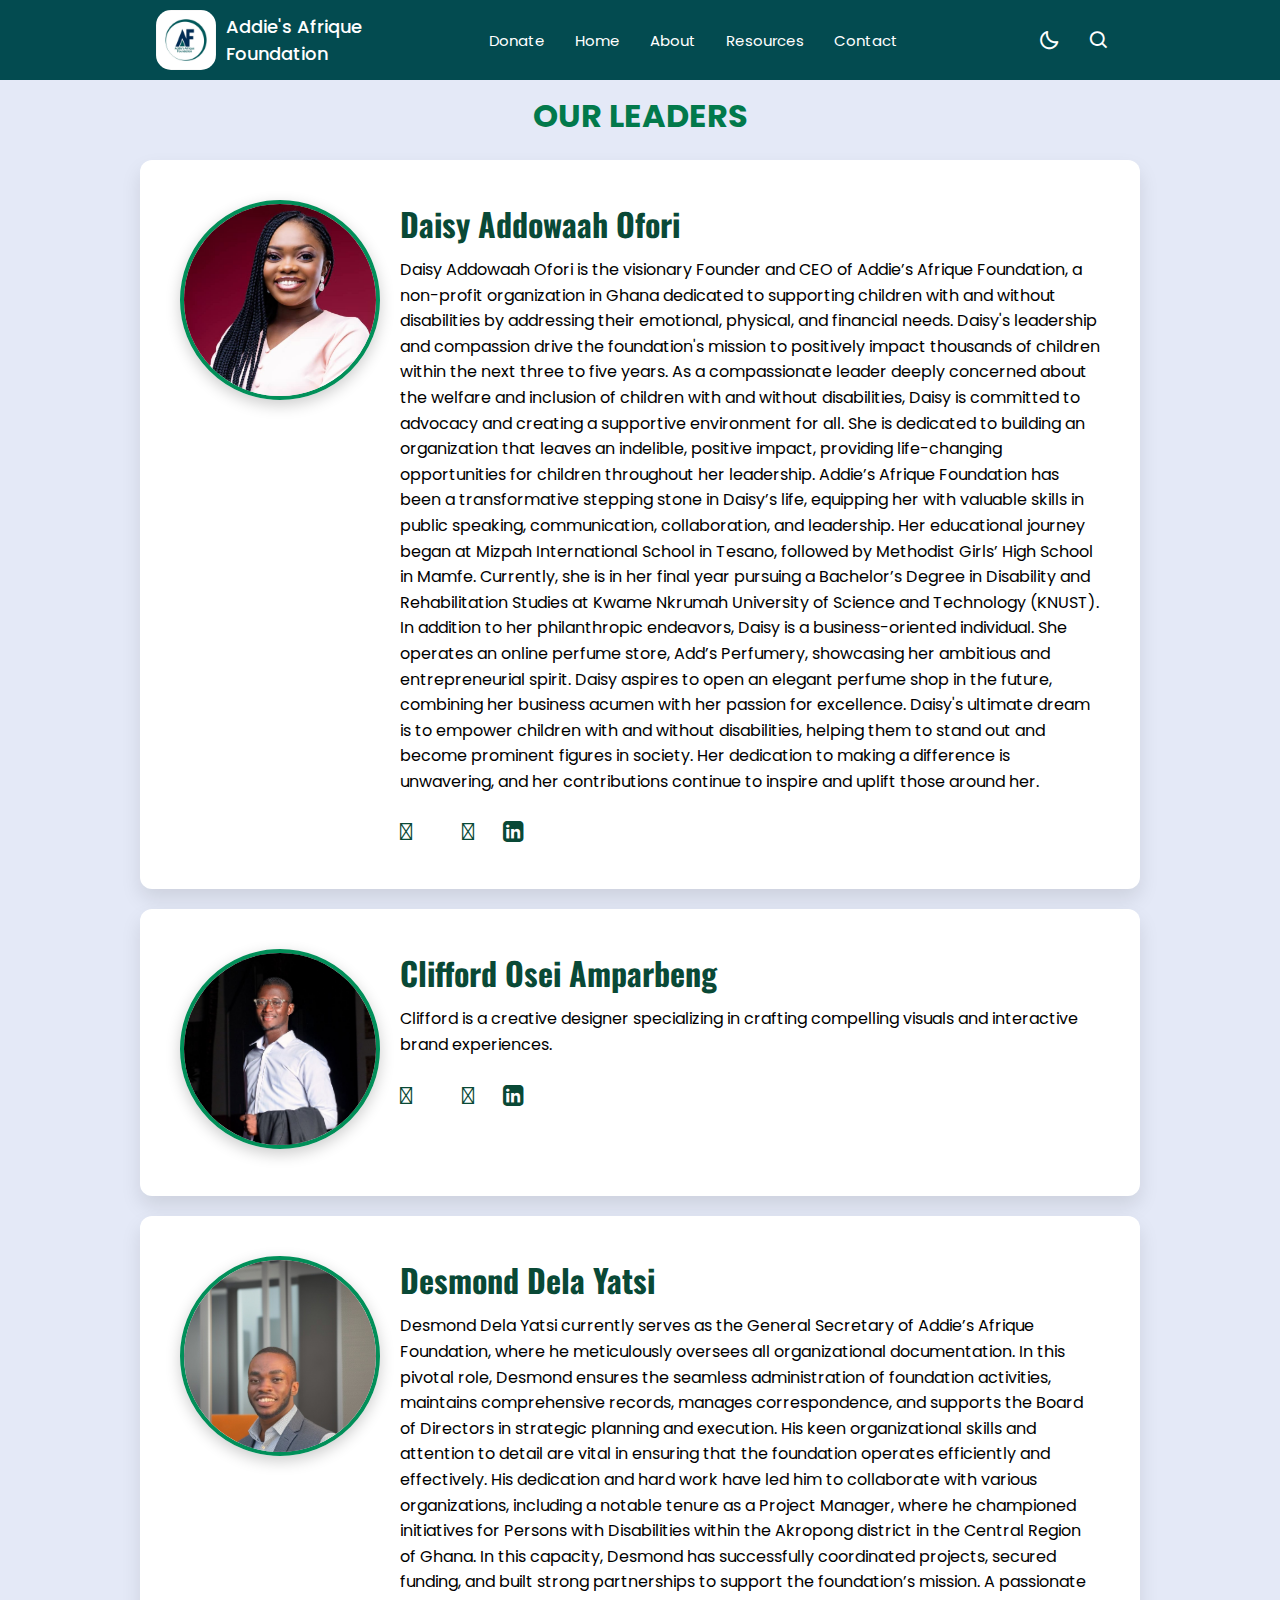
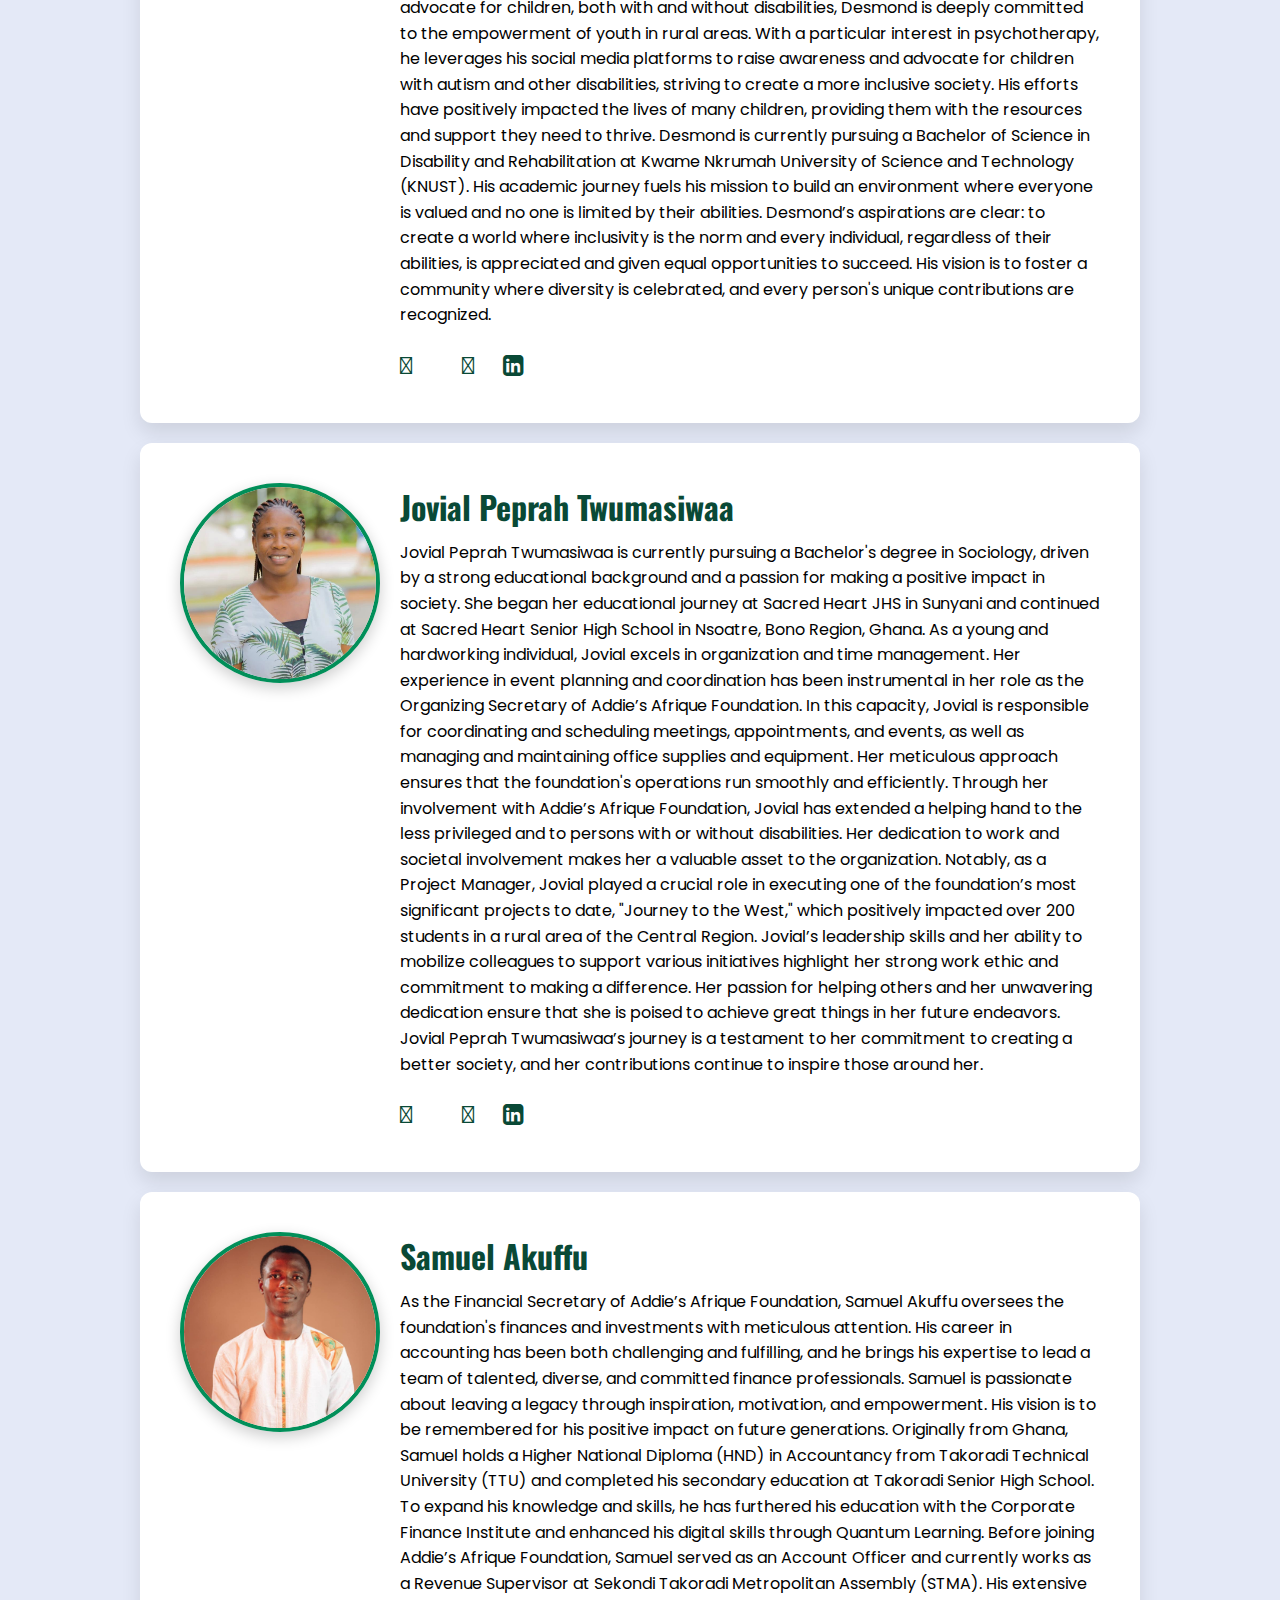
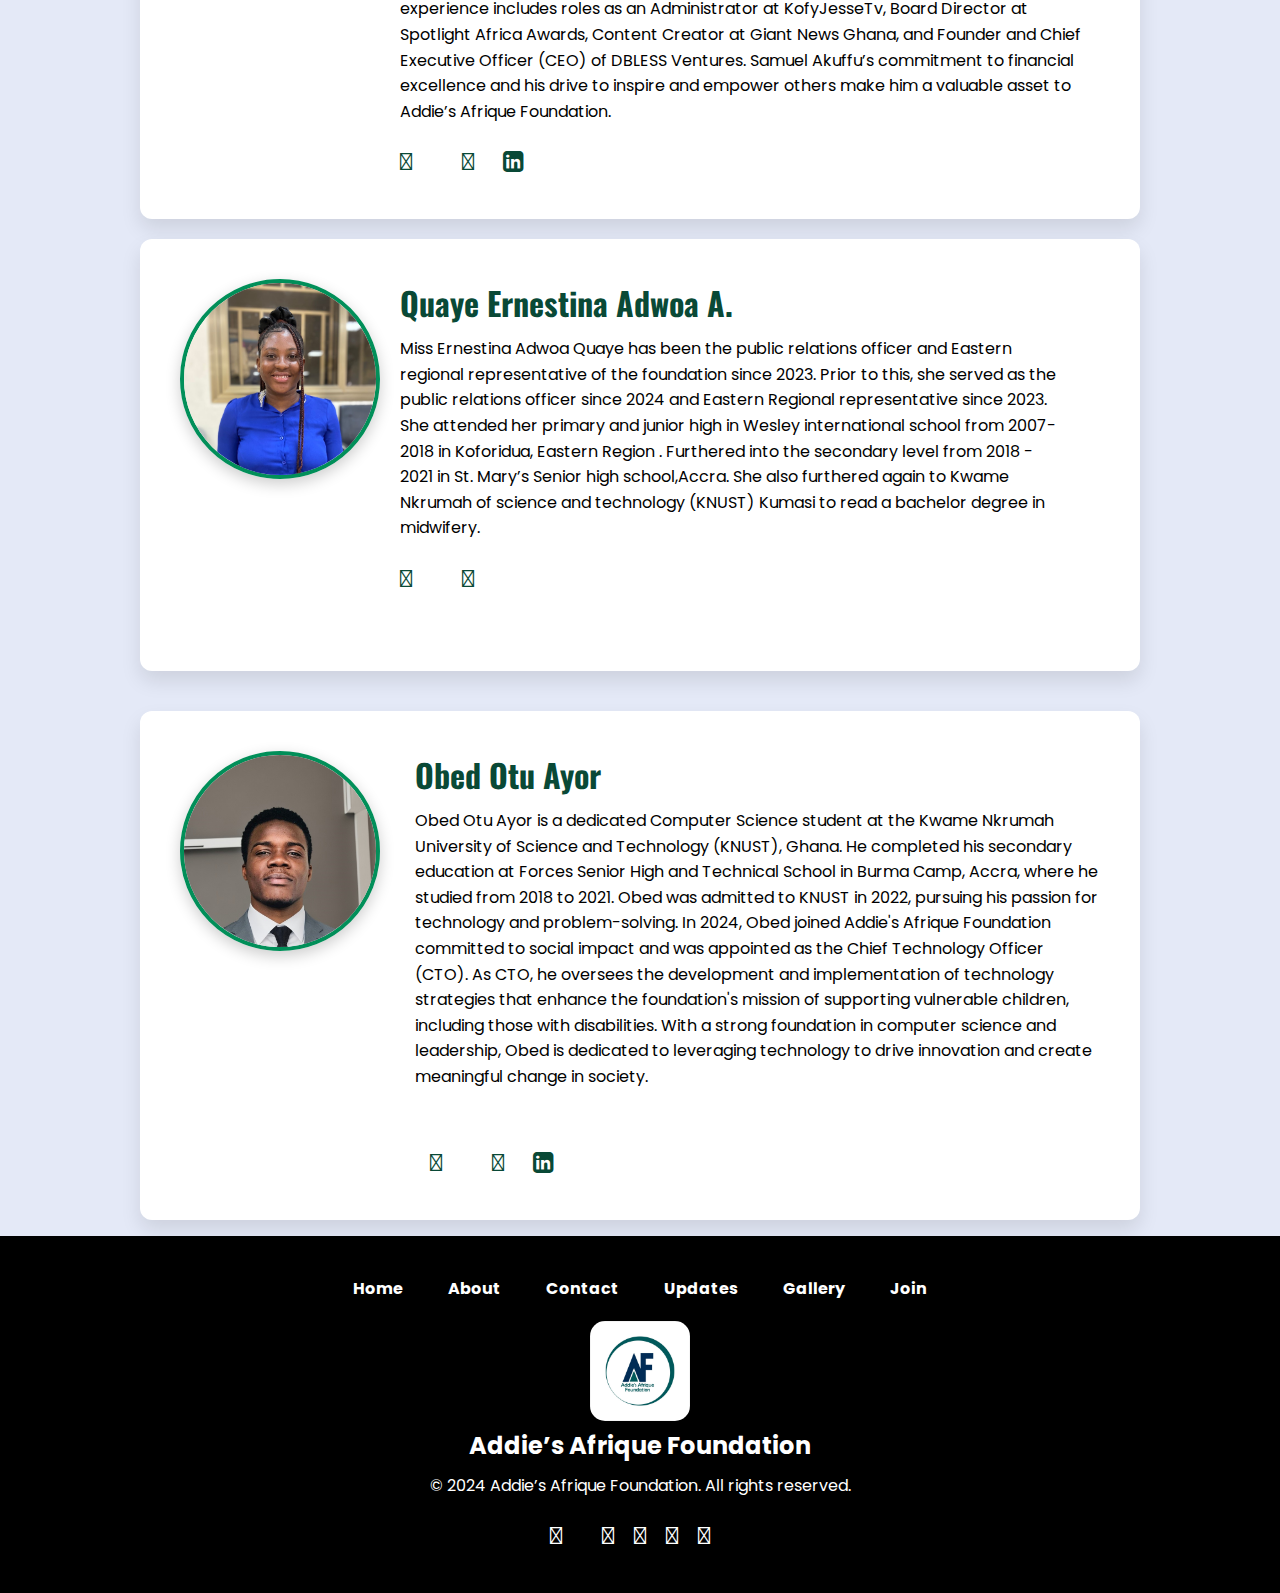
<file: Addiesafriquefoundation/profile.html>
<!DOCTYPE html>
<html lang="en">
<head>
    <meta charset="UTF-8">
    <meta name="viewport" content="width=device-width, initial-scale=1.0">
    <title>Our Executives</title>
    <link rel="stylesheet" href="../css/profile.css">
    <link
    rel="stylesheet"
    href="https://fonts.googleapis.com/css?family=Oswald&display=swap"
  />
  <link rel="stylesheet" href="https://cdnjs.cloudflare.com/ajax/libs/font-awesome/6.4.2/css/all.min.css" integrity="sha512-z3gLpd7yknf1YoNbCzqRKc4qyor8gaKU1qmn+CShxbuBusANI9QpRohGBreCFkKxLhei6S9CQXFEbbKuqLg0DA==" crossorigin="anonymous" referrerpolicy="no-referrer" />
  <link
    rel="stylesheet"
    href="https://fonts.googleapis.com/css?family=Lexend:400,700"
  />
  <link href='https://unpkg.com/boxicons@2.1.1/css/boxicons.min.css' rel='stylesheet'>
  <meta http-equiv="X-UA-Compatible" content="IE=edge">
  
  <link rel="shortcut icon" href="../images/FLOGO.jpg" type="image/x-icon">
  <link rel="stylesheet" href="https://cdnjs.cloudflare.com/ajax/libs/font-awesome/4.7.0/css/font-awesome.min.css">
</head>
<header>
<nav>
  <div class="nav-bar">
      <span class="logo navLogo">
          <img src="../images/FLOGO.jpg" alt="Addie's Afrique Foundation" class="logo-img">
          <a href="#">Addie's Afrique<br>Foundation</a>
      </span>
      <div class="menu">
          <div class="logo-toggle">
            <div class="logo-container">
              <img src="../images/FLOGO.jpg" alt="Addie's Afrique Foundation" class="logo-img">
            <span class="logo">
                <a href="../index.html">Addie's Afrique <br>Foundation</a>
            </span>
            </div>
              <i class='bx bx-x siderbarClose'></i>
          </div>
          <ul class="nav-links">
            <li><a href="../Addiesafriquefoundation/Payment.html">Donate</a></li>
              <li><a href="../index.html">Home</a></li>
              <li><a href="../Addiesafriquefoundation/About.html">About</a></li>
              <!-- <li><a href="#">Who we are</a></li>
              <li><a href="#">What we do</a></li> -->
              <li><a href="../Addiesafriquefoundation/About.html">Resources</a></li>
              <li><a href="mailto:info@addiesafriquefoundation.com">Contact</a></li>
          </ul>
      </div>
      <div class="darkLight-searchBox">
          <div class="dark-light">
              <i class='bx bx-moon moon'></i>
              <i class='bx bx-sun sun'></i>
          </div>
          <div class="searchBox">
             <div class="searchToggle">
              <i class='bx bx-x cancel'></i>
              <i class='bx bx-search search'></i>
             </div>
              <div class="search-field">
                  <input type="text" placeholder="Search...">
                  <i class='bx bx-search'></i>
              </div>
          </div>
          <i class='bx bx-menu sidebarOpen'></i>
      </div>
  </div>
</nav>
<script>
const body = document.querySelector("body"),
nav = document.querySelector("nav"),
modeToggle = document.querySelector(".dark-light"),
searchToggle = document.querySelector(".searchToggle"),
sidebarOpen = document.querySelector(".sidebarOpen"),
siderbarClose = document.querySelector(".siderbarClose");
let getMode = localStorage.getItem("mode");
    if(getMode && getMode === "dark-mode"){
      body.classList.add("dark");
    }
// js code to toggle dark and light mode
modeToggle.addEventListener("click" , () =>{
  modeToggle.classList.toggle("active");
  body.classList.toggle("dark");
  // js code to keep user selected mode even page refresh or file reopen
  if(!body.classList.contains("dark")){
      localStorage.setItem("mode" , "light-mode");
  }else{
      localStorage.setItem("mode" , "dark-mode");
  }
});
// js code to toggle search box
  searchToggle.addEventListener("click" , () =>{
  searchToggle.classList.toggle("active");
});


//   js code to toggle sidebar
sidebarOpen.addEventListener("click" , () =>{
nav.classList.add("active");
});
body.addEventListener("click" , e =>{
let clickedElm = e.target;
if(!clickedElm.classList.contains("sidebarOpen") && !clickedElm.classList.contains("menu")){
  nav.classList.remove("active");
}
});
</script>
</header>
<body>
  <header>
    <h1>OUR LEADERS</h1>
</header>
    <div class="profiles">
        <div class="profile-container">
            <div class="profile-image">
                <img src="../images/DaP.jpg" alt="John Doe">
            </div>
            <div class="profile-info">
                <h1 class="profile-name">Daisy Addowaah Ofori</h1>
                <p class="profile-bio">Daisy Addowaah Ofori is the visionary Founder and CEO of Addie’s Afrique Foundation, a non-profit organization in Ghana dedicated to supporting children with and without disabilities by addressing their emotional, physical, and financial needs. Daisy's leadership and compassion drive the foundation's mission to positively impact thousands of children within the next three to five years.
                    As a compassionate leader deeply concerned about the welfare and inclusion of children with and without disabilities, Daisy is committed to advocacy and creating a supportive environment for all. She is dedicated to building an organization that leaves an indelible, positive impact, providing life-changing opportunities for children throughout her leadership.
                    Addie’s Afrique Foundation has been a transformative stepping stone in Daisy’s life, equipping her with valuable skills in public speaking, communication, collaboration, and leadership. Her educational journey began at Mizpah International School in Tesano, followed by Methodist Girls’ High School in Mamfe. Currently, she is in her final year pursuing a Bachelor’s Degree in Disability and Rehabilitation Studies at Kwame Nkrumah University of Science and Technology (KNUST).
                    In addition to her philanthropic endeavors, Daisy is a business-oriented individual. She operates an online perfume store, Add’s Perfumery, showcasing her ambitious and entrepreneurial spirit. Daisy aspires to open an elegant perfume shop in the future, combining her business acumen with her passion for excellence.
                    Daisy's ultimate dream is to empower children with and without disabilities, helping them to stand out and become prominent figures in society. Her dedication to making a difference is unwavering, and her contributions continue to inspire and uplift those around her.</p>
                    <div class="team-social">
                        <a href="https://www.instagram.com/_addowaah_?igsh=eHFzN3llemgzYW82" class="team-icon"><i class="fab fa-instagram"></i></a>
                        <a href="https://x.com/daisy_ofori?s=21" class="team-icon"
                          ><i class="fa-brands fa-x-twitter"></i></a>
                        <a href="mailto:oforidaisy994@gmail.com" class="team-icon"
                          ><i class="fas fa-envelope-square"></i
                        >
                        <a href="https://www.linkedin.com/in/daisy-ofori-2a5b6b275?utm_source=share&utm_campaign=share_via&utm_content=profile&utm_medium=ios_app" class="team-icon"
                        ><i class="fa fa-linkedin-square"></i
                      >
                        </a>
                </div>
                </div>
        </div>

        <div class="profile-container">
            <div class="profile-image1">
                <img src="../images/clifford.jpg" alt="Clifford Osei Amparbeng">
            </div>
            <div class="profile-info">
                <h1 class="profile-name">Clifford Osei Amparbeng</h1>
                <p class="profile-bio">Clifford is a creative designer specializing in crafting compelling visuals and interactive brand experiences.</p>
                <div class="team-social">
                    <a href="https://www.instagram.com/cliffordamparbeng?igsh=YmgyOGw0aWVteDQy" class="team-icon"><i class="fab fa-instagram"></i></a>
                    <a href="https://x.com/cliffordasimeng?s=21" class="team-icon"
                      ><i class="fa-brands fa-x-twitter"></i></a>
                    <a href="mailto:" class="team-icon"
                      ><i class="fas fa-envelope-square"></i
                    >
                    <a href="https://www.linkedin.com/in/clifford-osei-amparbeng-8b446b1aa?utm_source=share&utm_campaign=share_via&utm_content=profile&utm_medium=ios_app" class="team-icon"
                        ><i class="fa fa-linkedin-square"></i
                      >
                      </a>
            </div>
        </div>
        </div>

        <div class="profile-container">
            <div class="profile-image">
                <img src="../images/DelaP.jpg" alt="Desmond Dela Yatsi">
            </div>
            <div class="profile-info">
                <h1 class="profile-name">Desmond Dela Yatsi</h1>
                <p class="profile-bio">Desmond Dela Yatsi currently serves as the General Secretary of Addie’s Afrique Foundation, where he meticulously oversees all organizational documentation. In this pivotal role, Desmond ensures the seamless administration of foundation activities, maintains comprehensive records, manages correspondence, and supports the Board of Directors in strategic planning and execution. His keen organizational skills and attention to detail are vital in ensuring that the foundation operates efficiently and effectively.
                    His dedication and hard work have led him to collaborate with various organizations, including a notable tenure as a Project Manager, where he championed initiatives for Persons with Disabilities within the Akropong district in the Central Region of Ghana. In this capacity, Desmond has successfully coordinated projects, secured funding, and built strong partnerships to support the foundation’s mission.
                    A passionate advocate for children, both with and without disabilities, Desmond is deeply committed to the empowerment of youth in rural areas. With a particular interest in psychotherapy, he leverages his social media platforms to raise awareness and advocate for children with autism and other disabilities, striving to create a more inclusive society. His efforts have positively impacted the lives of many children, providing them with the resources and support they need to thrive.
                    Desmond is currently pursuing a Bachelor of Science in Disability and Rehabilitation at Kwame Nkrumah University of Science and Technology (KNUST). His academic journey fuels his mission to build an environment where everyone is valued and no one is limited by their abilities.
                    Desmond’s aspirations are clear: to create a world where inclusivity is the norm and every individual, regardless of their abilities, is appreciated and given equal opportunities to succeed. His vision is to foster a community where diversity is celebrated, and every person's unique contributions are recognized.</p>
                    <div class="team-social">
                        <a href="https://www.instagram.com/your_therapist_dela?igsh=dnBwOGVvMW1taWFj" class="team-icon"><i class="fab fa-instagram"></i></a>
                        <a href="https://x.com/desmond_yatsi?s=21" class="team-icon"
                          ><i class="fa-brands fa-x-twitter"></i></a>
                        <a href="mailto:desmondyatsi95@gmail.com" class="team-icon"
                          ><i class="fas fa-envelope-square"></i
                        >
                        <a href="https://www.linkedin.com/in/desmond-yatsi?utm_source=share&utm_campaign=share_via&utm_content=profile&utm_medium=ios_app" class="team-icon"
                        ><i class="fa fa-linkedin-square"></i
                      >
                        </a>
                </div>
        </div>
        </div>

        <div class="profile-container">
            <div class="profile-image">
                <img src="../images/TinaP.jpg" alt="Jovial Peprah Twumasiwaa">
            </div>
            <div class="profile-info">
                <h1 class="profile-name">Jovial Peprah Twumasiwaa</h1>
                <p class="profile-bio">Jovial Peprah Twumasiwaa is currently pursuing a Bachelor's degree in Sociology, driven by a strong educational background and a passion for making a positive impact in society. She began her educational journey at Sacred Heart JHS in Sunyani and continued at Sacred Heart Senior High School in Nsoatre, Bono Region, Ghana.
                    As a young and hardworking individual, Jovial excels in organization and time management. Her experience in event planning and coordination has been instrumental in her role as the Organizing Secretary of Addie’s Afrique Foundation. In this capacity, Jovial is responsible for coordinating and scheduling meetings, appointments, and events, as well as managing and maintaining office supplies and equipment. Her meticulous approach ensures that the foundation's operations run smoothly and efficiently.
                    Through her involvement with Addie’s Afrique Foundation, Jovial has extended a helping hand to the less privileged and to persons with or without disabilities. Her dedication to work and societal involvement makes her a valuable asset to the organization. Notably, as a Project Manager, Jovial played a crucial role in executing one of the foundation’s most significant projects to date, "Journey to the West," which positively impacted over 200 students in a rural area of the Central Region.
                    Jovial’s leadership skills and her ability to mobilize colleagues to support various initiatives highlight her strong work ethic and commitment to making a difference. Her passion for helping others and her unwavering dedication ensure that she is poised to achieve great things in her future endeavors.
                    Jovial Peprah Twumasiwaa’s journey is a testament to her commitment to creating a better society, and her contributions continue to inspire those around her.</p>
            
                    <div class="team-social">
                        <a href="https://www.instagram.com/peprahjovial?igsh=MWd6a2xkZTZ0bW5iag==" class="team-icon"><i class="fab fa-instagram"></i></a>
                        <a href="https://x.com/peprahjovial?s=21" class="team-icon"
                          ><i class="fa-brands fa-x-twitter"></i></a>
                        <a href="mailto:jovialpeprah2@gmail.com" class="team-icon"
                          ><i class="fas fa-envelope-square"></i
                        >  
                        <a href="https://www.linkedin.com/in/jovial-peprah-024975290?utm_source=share&utm_campaign=share_via&utm_content=profile&utm_medium=ios_app" class="team-icon"
                        ><i class="fa fa-linkedin-square"></i
                      >
                        </a>
                      </div>
        </div>
        </div>

        <div class="profile-container">
            <div class="profile-image">
                <img src="../images/SamuelP.jpg" alt="Samuel Akuffu">
            </div>
            <div class="profile-info">
                <h1 class="profile-name">Samuel Akuffu</h1>
                <p class="profile-bio">As the Financial Secretary of Addie’s Afrique Foundation, Samuel Akuffu oversees the foundation's finances and investments with meticulous attention. His career in accounting has been both challenging and fulfilling, and he brings his expertise to lead a team of talented, diverse, and committed finance professionals.
                    Samuel is passionate about leaving a legacy through inspiration, motivation, and empowerment. His vision is to be remembered for his positive impact on future generations.
                    Originally from Ghana, Samuel holds a Higher National Diploma (HND) in Accountancy from Takoradi Technical University (TTU) and completed his secondary education at Takoradi Senior High School. To expand his knowledge and skills, he has furthered his education with the Corporate Finance Institute and enhanced his digital skills through Quantum Learning.
                    Before joining Addie’s Afrique Foundation, Samuel served as an Account Officer and currently works as a Revenue Supervisor at Sekondi Takoradi Metropolitan Assembly (STMA). His extensive experience includes roles as an Administrator at KofyJesseTv, Board Director at Spotlight Africa Awards, Content Creator at Giant News Ghana, and Founder and Chief Executive Officer (CEO) of DBLESS Ventures.
                    Samuel Akuffu’s commitment to financial excellence and his drive to inspire and empower others make him a valuable asset to Addie’s Afrique Foundation.</p>
                    <div class="team-social">
                        <a href="https://www.instagram.com/sam_dbless?igsh=a3VhaHo3Zm1pM2Fh" class="team-icon"><i class="fab fa-instagram"></i></a>
                        <a href="https://x.com/samuel__24?s=21" class="team-icon"
                          ><i class="fa-brands fa-x-twitter"></i></a>
                        <a href="mailto:akuffu.samuel@gmail.com" class="team-icon"
                          ><i class="fas fa-envelope-square"></i
                        >
                        <a href="https://www.linkedin.com/in/samuel-a-1798791b9" class="team-icon"
                        ><i class="fa fa-linkedin-square"></i
                      >
                      </a>
                </div>
        </div>
        </div>

        <div class="profile-container">
            <div class="profile-image">
                <img src="../images/JovPL.jpg" alt="Quaye Ernestina Adwoa A.">
            </div>
            <div class="profile-info">
                <h1 class="profile-name">Quaye Ernestina Adwoa A.</h1>
                <p class="profile-bio">
                    Miss Ernestina Adwoa Quaye has been the public relations officer and Eastern regional representative of the foundation since 2023. Prior to this, she served as the public relations officer since 2024 and Eastern Regional representative since 2023. She attended her primary and junior high in Wesley international school from 2007-2018 in Koforidua, Eastern Region . Furthered into the secondary level from 2018 - 2021 in St. Mary’s Senior high school,Accra. She also furthered again to Kwame Nkrumah of science and technology (KNUST) Kumasi to read a bachelor degree in midwifery.</p>
                    <div class="team-social">
                        <a href="https://www.instagram.com/agyeiwaa_04?igsh=emZoNDJtdG10MnZ1" class="team-icon"><i class="fab fa-instagram"></i></a>
                        <a href="https://x.com/tinaemprezz?s=21" class="team-icon"
                          ><i class="fa-brands fa-x-twitter"></i></a>
                        <a href="mailto:ruthquaye643@gmail.com" class="team-icon"
                          ><i class="fas fa-envelope-square"></i
                        >
                        <!-- <a href="#" class="team-icon"
                        ><i class="fa fa-linkedin-square"></i
                      >
                      </a> -->
                </div>
        </div>
        </div>

        <div class="profile-container">
            <div class="profile-image">
                <img src="../images/ObedP.jpg" alt="Chris Johnson">
            </div>
            <div class="profile-info">
                <h1 class="profile-name">Obed Otu Ayor</h1>
                <p class="profile-bio">Obed Otu Ayor is a dedicated Computer Science student at the Kwame Nkrumah University of Science and Technology (KNUST), Ghana. He completed his secondary education at Forces Senior High and Technical School in Burma Camp, Accra, where he studied from 2018 to 2021. Obed was admitted to KNUST in 2022, pursuing his passion for technology and problem-solving.
                  In 2024, Obed joined Addie's Afrique Foundation committed to social impact and was appointed as the Chief Technology Officer (CTO). As CTO, he oversees the development and implementation of technology strategies that enhance the foundation's mission of supporting vulnerable children, including those with disabilities.
                  With a strong foundation in computer science and leadership, Obed is dedicated to leveraging technology to drive innovation and create meaningful change in society.</p>
                <div class="team-social">
                    <a href="https://www.instagram.com/__obed.oa?igsh=amtrcXppNW40Ympo&utm_source=qr" class="team-icon"><i class="fab fa-instagram"></i></a>
                    <a href="https://x.com/theobedavenue?s=21" class="team-icon"
                      ><i class="fa-brands fa-x-twitter"></i></a>
                    <a href="mailto:obedotuayor18@gmail.com" class="team-icon"
                      ><i class="fas fa-envelope-square"></i
                    >
                    <a href="https://www.linkedin.com/in/obed-otu-ayor-2a700926a?utm_source=share&utm_campaign=share_via&utm_content=profile&utm_medium=ios_app" class="team-icon"
                        ><i class="fa fa-linkedin-square"></i
                      >
                      </a>
            </div>
        </div>
    </div>
    </div> 
</body>
<footer class="footer">
  <div class="footer-nav">
      <ul class="footer-ul">
          <li><a href="../index.html">Home</a></li>
          <li><a href="../Addiesafriquefoundation/About.html">About</a></li>
          <li><a href="mailto:info@addiesafriquefoundation.com">Contact</a></li>
          <li><a href="../Addiesafriquefoundation/blog.html">Updates</a></li>
          <li><a href="../Addiesafriquefoundation/Gallery.html">Gallery</a></li>
          <li><a href="../index.html#Partner">Join</a></li>
      </ul>
  </div>
  <div class="footer-logo">
      <img src="../images/FLOGO.jpg" alt="Addie's Afrique Foundation Logo" class="footer-logo1">
      <h2>Addie’s Afrique Foundation</h2>
  </div>
  <p class="footer-copy">© 2024 Addie’s Afrique Foundation. All rights reserved.</p>

  <div class="footer-social">
      <a href="https://facebook.com/" class="social-icon"
        ><i class="fab fa-facebook-f"></i
      ></a>
      <a href="https://X.com/AddiesAfrique" class="social-icon"
        ><i class="fa-brands fa-x-twitter"></i>
      </a>
      <a
        href="https://instagram.com/addiesafriquefoundation?igshid=OGQ5ZDc2ODk2ZA=="
        class="social-icon"
        ><i class="fab fa-instagram"></i
      ></a>
      <a
        href="mailto:info@addiesafriquefoundation.com"
        class="social-icon"
        ><i class="fas fa-envelope-square"></i
      ></a>
      <a
        href="https://youtube.com/@addiesafriquefoundationtv?si=NjXYNd4JfALNldfl"
        class="social-icon"
        ><i class="fab fa-youtube"></i
      ></a>
      <a
        href="https://wa.me/+233504060438/?text=Hello%20Addie's%20Afrique%20Foundation!"
        class="social-icon"
        ><i class="fab fa-whatsapp"></i
      ></a>
      <a href="https://t.me/+yXwc9Gzrwhl2NTlk" class="social-icon"
        ><i class="fab fa-telegram-plane"></i
      ></a>
    </div>
  </div>
</footer>
</html>
</file>
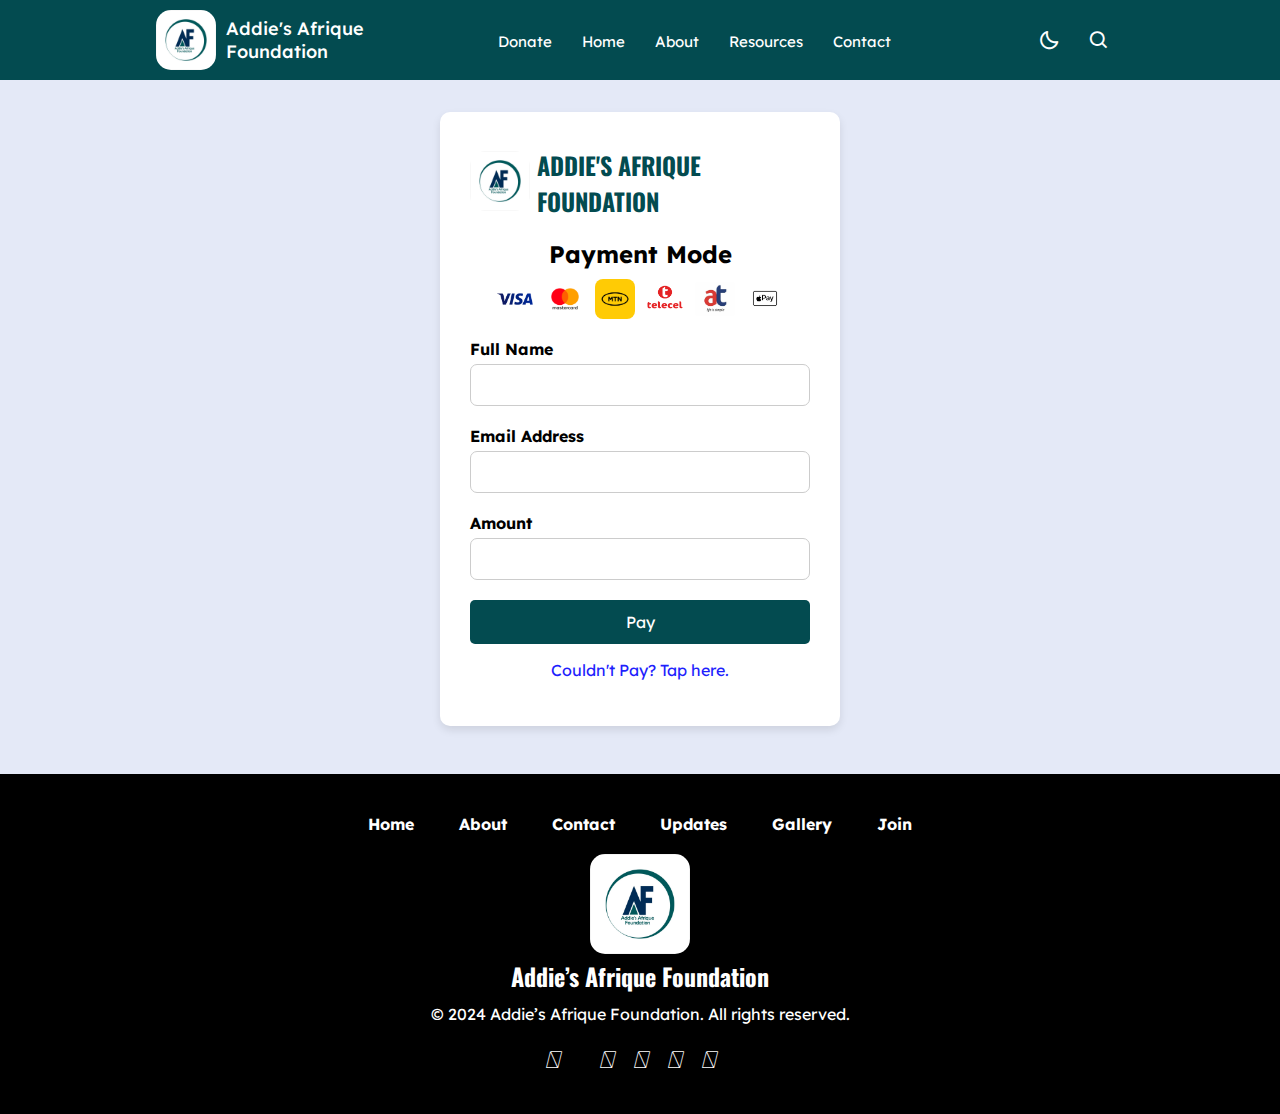
<file: Addiesafriquefoundation/SendFunds.html>
<!DOCTYPE html>
<html lang="en">
<head>
    <meta charset="UTF-8">
    <meta http-equiv="X-UA-Compatible" content="IE=edge">
    <meta name="viewport" content="width=device-width, initial-scale=1.0">
    <link
    rel="stylesheet"
    href="https://fonts.googleapis.com/css?family=Oswald&display=swap"
  />
  <link rel="stylesheet" href="https://cdnjs.cloudflare.com/ajax/libs/font-awesome/6.4.2/css/all.min.css" integrity="sha512-z3gLpd7yknf1YoNbCzqRKc4qyor8gaKU1qmn+CShxbuBusANI9QpRohGBreCFkKxLhei6S9CQXFEbbKuqLg0DA==" crossorigin="anonymous" referrerpolicy="no-referrer" />
  <link
    rel="stylesheet"
    href="https://fonts.googleapis.com/css?family=Lexend:400,700"
  />
  <link href='https://unpkg.com/boxicons@2.1.1/css/boxicons.min.css' rel='stylesheet'>
  <meta http-equiv="X-UA-Compatible" content="IE=edge">
  
  <link rel="shortcut icon" href="../images/FLOGO.jpg" type="image/x-icon">
  <link rel="stylesheet" href="https://cdnjs.cloudflare.com/ajax/libs/font-awesome/4.7.0/css/font-awesome.min.css">
    <title>Send Funds</title>
    <link rel="stylesheet" href="../css/funding.css">
    
    

</head>
<header>
  <nav>
    <div class="nav-bar">
        <span class="logo navLogo">
            <img src="../images/FLOGO.jpg" alt="Addie's Afrique Foundation" class="logo-img">
            <a href="#">Addie's Afrique<br>Foundation</a>
        </span>
        <div class="menu">
            <div class="logo-toggle">
              <div class="logo-container">
                <img src="../images/FLOGO.jpg" alt="Addie's Afrique Foundation" class="logo-img">
              <span class="logo">
                  <a href="../index.html">Addie's Afrique <br>Foundation</a>
              </span>
              </div>
                <i class='bx bx-x siderbarClose'></i>
            </div>
            <hr class="custom-hr">
            <ul class="nav-links">
              <li><a href="../Addiesafriquefoundation/Payment.html">Donate</a></li>
                <li><a href="../index.html">Home</a></li>
                <li><a href="../Addiesafriquefoundation/About.html">About</a></li>
                <!-- <li><a href="#">Who we are</a></li>
                <li><a href="#">What we do</a></li> -->
                <li><a href="../Addiesafriquefoundation/About.html">Resources</a></li>
                <li><a href="mailto:info@addiesafriquefoundation.com">Contact</a></li>
            </ul>
        </div>
        <div class="darkLight-searchBox">
            <div class="dark-light">
                <i class='bx bx-moon moon'></i>
                <i class='bx bx-sun sun'></i>
            </div>
            <div class="searchBox">
               <div class="searchToggle">
                <i class='bx bx-x cancel'></i>
                <i class='bx bx-search search'></i>
               </div>
                <div class="search-field">
                    <input type="text" placeholder="Search...">
                    <i class='bx bx-search'></i>
                </div>
            </div>
            <i class='bx bx-menu sidebarOpen'></i>
        </div>
    </div>
  </nav>
  <script>
  const body = document.querySelector("body"),
  nav = document.querySelector("nav"),
  modeToggle = document.querySelector(".dark-light"),
  searchToggle = document.querySelector(".searchToggle"),
  sidebarOpen = document.querySelector(".sidebarOpen"),
  siderbarClose = document.querySelector(".siderbarClose");
  let getMode = localStorage.getItem("mode");
      if(getMode && getMode === "dark-mode"){
        body.classList.add("dark");
      }
  // js code to toggle dark and light mode
  modeToggle.addEventListener("click" , () =>{
    modeToggle.classList.toggle("active");
    body.classList.toggle("dark");
    // js code to keep user selected mode even page refresh or file reopen
    if(!body.classList.contains("dark")){
        localStorage.setItem("mode" , "light-mode");
    }else{
        localStorage.setItem("mode" , "dark-mode");
    }
  });
  // js code to toggle search box
    searchToggle.addEventListener("click" , () =>{
    searchToggle.classList.toggle("active");
  });
  
  
  //   js code to toggle sidebar
  sidebarOpen.addEventListener("click" , () =>{
  nav.classList.add("active");
  });
  body.addEventListener("click" , e =>{
  let clickedElm = e.target;
  if(!clickedElm.classList.contains("sidebarOpen") && !clickedElm.classList.contains("menu")){
    nav.classList.remove("active");
  }
  });
  </script>
  </header>

<body>
  <section class="form-section">
    <form id="paymentForm">
      <div class="logo-container">
        <img src="../images/FLOGO.jpg" alt="Website Logo">
        <div class="website-name">ADDIE'S AFRIQUE FOUNDATION</div>
    </div>

    <h2>Payment Mode</h2>
    
    <!-- Card Brand Logos -->
    <div class="card-logos">
        <img src="../images/VISAC.png" alt="Visa">
        <img src="../images/MASTERC.png" alt="MasterCard">
        <img src="../images/MTNC.jpg" alt="MTN">
        <img src="../images/TELECELC.jpg" alt="Telecel">
        <img src="../images/ATC.jpg" alt="AirtelTigo">
        <img src="../images/ApplePayc.jpg" alt="ApplePay">

    </div>

        <div class="form-group">
          <div class="form-group">
            <label for="first-name">Full Name</label>
            <input type="text" id="first-name" />
          </div>
  
          <label for="email">Email Address</label>
          <input type="email" id="email-address" required />
        </div>
        <div class="form-group">
          <label for="amount">Amount</label>
          <input type="tel" id="amount" required />
        </div>
        <div class="form-submit">
          <button type="submit" onclick="payWithPaystack()"> Pay </button>
        </div>
        <div class="alternate-link">
          <a href="../Addiesafriquefoundation/Payment.html">Couldn't Pay? Tap here.</a>
      </div>  
        
      </form>
      </section>
      
      <script src="https://js.paystack.co/v1/inline.js"></script> 
      <script src="../js/test.js"></script>
</body>
<footer class="footer">
  <div class="footer-nav">
      <ul class="footer-ul">
          <li><a href="../index.html">Home</a></li>
          <li><a href="../Addiesafriquefoundation/About.html">About</a></li>
          <li><a href="mailto:info@addiesafriquefoundation.com">Contact</a></li>
          <li><a href="../Addiesafriquefoundation/blog.html">Updates</a></li>
          <li><a href="../Addiesafriquefoundation/Gallery.html">Gallery</a></li>
          <li><a href="../index.html#Partner">Join</a></li>
      </ul>
  </div>
  <div class="footer-logo">
      <img src="../images/FLOGO.jpg" alt="Addie's Afrique Foundation Logo" class="footer-logo1">
      <h2 class="footer-h2">Addie’s Afrique Foundation</h2>
  </div>
  <p class="footer-copy">© 2024 Addie’s Afrique Foundation. All rights reserved.</p>

  <div class="footer-social">
      <a href="https://facebook.com/" class="social-icon"
        ><i class="fab fa-facebook-f"></i
      ></a>
      <a href="https://X.com/AddiesAfrique" class="social-icon"
        ><i class="fa-brands fa-x-twitter"></i>
      </a>
      <a
        href="https://instagram.com/addiesafriquefoundation?igshid=OGQ5ZDc2ODk2ZA=="
        class="social-icon"
        ><i class="fab fa-instagram"></i
      ></a>
      <a
        href="mailto:info@addiesafriquefoundation.com"
        class="social-icon"
        ><i class="fas fa-envelope-square"></i
      ></a>
      <a
        href="https://youtube.com/@addiesafriquefoundationtv?si=NjXYNd4JfALNldfl"
        class="social-icon"
        ><i class="fab fa-youtube"></i
      ></a>
      <a
        href="https://wa.me/+233504060438/?text=Hello%20Addie's%20Afrique%20Foundation!"
        class="social-icon"
        ><i class="fab fa-whatsapp"></i
      ></a>
      <a href="https://t.me/+yXwc9Gzrwhl2NTlk" class="social-icon"
        ><i class="fab fa-telegram-plane"></i
      ></a>
    </div>
  </div>
</footer>

</html>
</file>
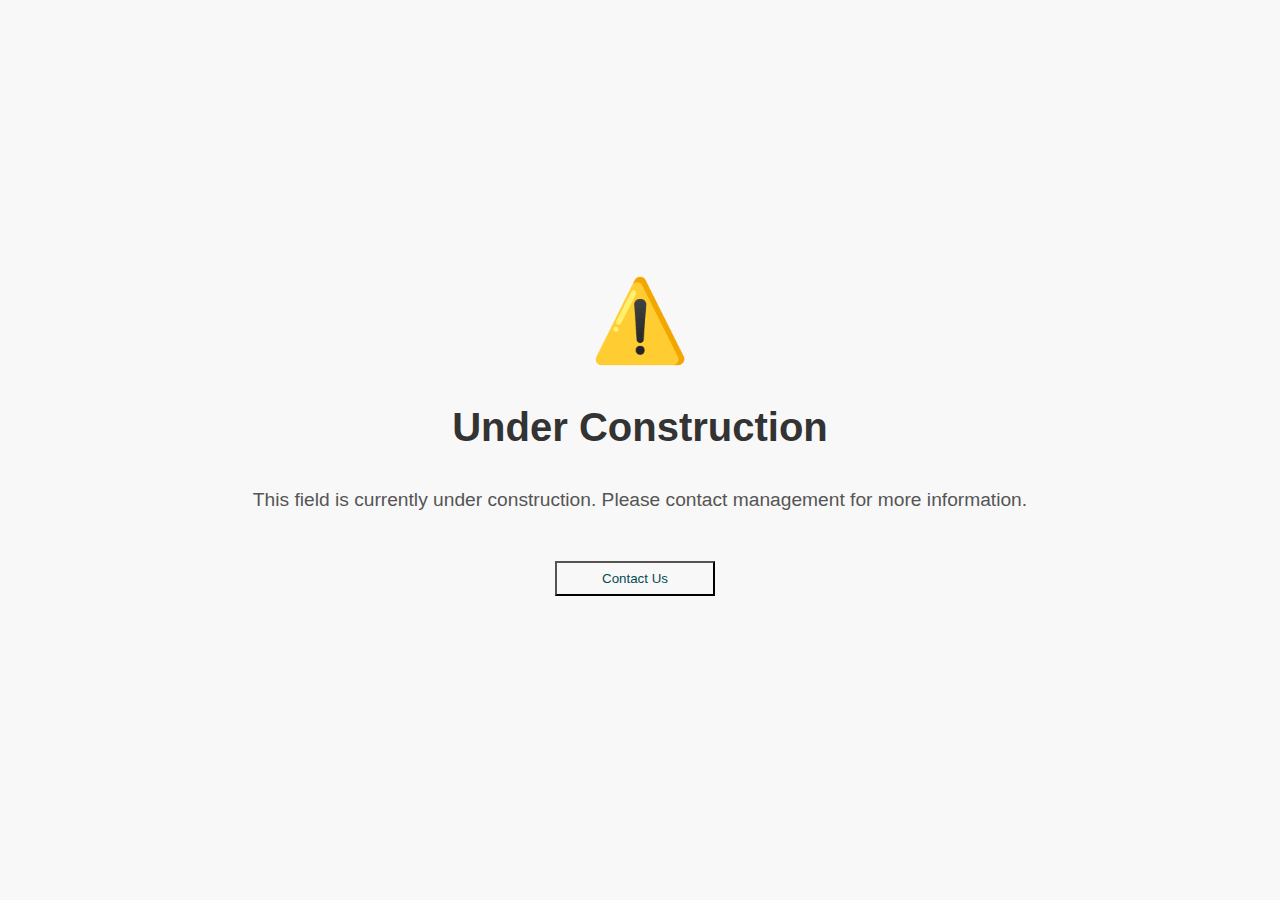
<file: Addiesafriquefoundation/UnderConstruction.html>
<!DOCTYPE html>
<html lang="en">
  <head>
    <meta charset="UTF-8" />
    <meta name="viewport" content="width=device-width, initial-scale=1.0" />
    <title>Under Construction</title>
    <style>
      body {
        font-family: "Segoe UI", Tahoma, Geneva, Verdana, sans-serif;
        background-color: #f8f8f8;
        text-align: center;
        margin: 0;
        padding: 0;
        display: flex;
        flex-direction: column;
        align-items: center;
        justify-content: center;
        height: 100vh;
      }
      .green-button {
        background-color: rgb(3, 75, 80);
        color: white;
        border: 2px solid white;
        padding: 8px 16px;
        margin-right: 10px;
        font-family: "lexend", sans-serif;
        width: 10rem;
      }
      .green-button:hover {
        color: #ffffff;
        background-color: #000000;
      }

      .white-button {
        background-color: transparent;
        color: rgb(3, 75, 80);
        padding: 8px 16px;
        margin-right: 10px;
        font-family: "lexend", sans-serif;
        width: 10rem;
      }
      .white-button:hover {
        color: white;
        background-color: rgb(3, 75, 80);
      }

      h1 {
        color: #333;
        font-size: 2.5em;
        margin-bottom: 20px;
      }

      p {
        color: #555;
        font-size: 1.2em;
        margin-bottom: 30px;
      }

      a:hover {
        text-decoration: underline;
      }

      .construction-image {
        width: 100%;
        max-width: 600px;
        border-radius: 10px;
        box-shadow: 0 0 20px rgba(0, 0, 0, 0.1);
        margin-bottom: 30px;
      }

      .caution-sign {
        font-size: 5rem;
        color: #ff6347; /* Tomato color for caution */
        margin-bottom: 10px;
      }
    </style>
  </head>
  <body>
    <div class="caution-sign">⚠️</div>
    <h1>Under Construction</h1>
    <p>
      This field is currently under construction. Please contact management for
      more information.
    </p>
    <p>
      <a
        href="https://wa.me/+233504060438/?text=Hello%20Addie's%20Afrique%20Foundation%20I%20want%20to"
        ><button class="white-button">Contact Us</button></a
      >
    </p>
  </body>
</html>
</file>
<file: css/Gallery.css>
/* General styles */
body {
    font-family: 'Lexend', sans-serif;
    margin: 0;
    padding: 0;
    background-color: #f4f4f4;
    color: #333;
}
.page-header {
    font-family: 'Oswald', sans-serif;
    font-size: 3rem;
    color: rgb(9, 73, 54);
    text-align: center;
}

@import url('https://fonts.googleapis.com/css2?family=Poppins:wght@300;400;500;600&display=swap');
*{
    margin: 0;
    padding: 0;
    box-sizing: border-box;
    font-family: 'Poppins', sans-serif;
    transition: all 0.4s ease;;
}
:root{
    --body-color: #E4E9F7;
    --nav-color: rgb(3, 75, 80);
    --side-nav: rgb(2, 12, 58);
    --text-color: #FFF;
    --search-bar: #F2F2F2;
    --search-text: #010718;
    --text-color1: #000000;
    --profile-color: #FFF;
    --profile-text: #000000;
    --profile-text1:#094936;  
}
body{
    background-color: var(--body-color);
}
body.dark{
    --body-color: #18191A;
    --nav-color: #242526;
    --side-nav: #242526;
    --text-color: #CCC;
    --search-bar: #242526;
    --text-color1: #FFF;
    --profile-color:#242526;
    --profile-text: #FFF;
    --profile-text1:#ffffff;  
}

.logo-img {
	width: 50px;
	height: 50px;
	/* margin-right: 10px; */
  }
  
  .logo-container {
    display: flex;
    align-items: center;
    text-align: left;
}

.logo-img {
    width: 50px;
    height: 50px;
    margin-right: 10px;
    border-radius: 1rem;
}
.g-head{
color: var(--profile-text1);
text-align: center;
padding: 20px 0;
color: rgb(2, 121, 75);
font-family: 'Oswald', sans-serif;
margin-top: 1rem;
}

  nav .nav-bar .logo.navLogo {
    display: flex;
    align-items: center;
}

nav .nav-bar .logo.navLogo img {
    /* width: 60px;
    height: 60px; */
    margin-right: 10px;
	border-radius: 15px;
}

nav{
    position: fixed;
    top: 0;
    left: 0;
    height: 80px;
    width: 100%;
    background-color: var(--nav-color);
    z-index: 100;
}
body.dark nav{
    border: 1px solid #393838;
}
nav .nav-bar{
    position: relative;
    height: 100%;
    max-width: 1000px;
    width: 100%;
    background-color: var(--nav-color);
    margin: 0 auto;
    display: flex;
    align-items: center;
    justify-content: space-between;
	padding: 1rem;
}
nav .nav-bar .sidebarOpen{
    color: var(--text-color);
    font-size: 30px;
    padding: 15px;
    cursor: pointer;
    display: none;
}
nav .nav-bar .logo a{
    font-size: 18px;
    font-weight: 500;
    color: var(--text-color);
    text-decoration: none;
    text-align: left;
}
.menu .logo-toggle{
    display: none;
}
.nav-bar .nav-links{
    display: flex;
    align-items: center;
}
.nav-bar .nav-links li{
    margin: 0 5px;
    list-style: none;
}
.nav-links li a{
    position: relative;
    font-size: 15px;
    font-weight: 400;
    color: var(--text-color);
    text-decoration: none;
    padding: 10px;
}
.nav-links li a::before{
    content: '';
    position: absolute;
    left: 50%;
    bottom: 0;
    transform: translateX(-50%);
    height: 6px;
    width: 6px;
    border-radius: 50%;
    background-color: var(--text-color);
    opacity: 0;
    transition: all 0.3s ease;
}
.nav-links li:hover a::before{
    opacity: 1;
}
.nav-bar .darkLight-searchBox{
    display: flex;
    align-items: center;
}
.darkLight-searchBox .dark-light,
.darkLight-searchBox .searchToggle{
    height: 40px;
    width: 40px;
    display: flex;
    align-items: center;
    justify-content: center;
    margin: 0 5px;
}
.dark-light i,
.searchToggle i{
    position: absolute;
    color: var(--text-color);
    font-size: 22px;
    cursor: pointer;
    transition: all 0.3s ease;
}
.dark-light i.sun{
    opacity: 0;
    pointer-events: none;
}
.dark-light.active i.sun{
    opacity: 1;
    pointer-events: auto;
}
.dark-light.active i.moon{
    opacity: 0;
    pointer-events: none;
}
.searchToggle i.cancel{
    opacity: 0;
    pointer-events: none;
}
.searchToggle.active i.cancel{
    opacity: 1;
    pointer-events: auto;
}
.searchToggle.active i.search{
    opacity: 0;
    pointer-events: none;
}
.searchBox{
    position: relative;
}
.searchBox .search-field{
    position: absolute;
    bottom: -85px;
    right: 5px;
    height: 50px;
    width: 300px;
    display: flex;
    align-items: center;
    background-color: var(--nav-color);
    padding: 3px;
    border-radius: 6px;
    box-shadow: 0 5px 5px rgba(0, 0, 0, 0.1);
    opacity: 0;
    pointer-events: none;
    transition: all 0.3s ease;
}
.searchToggle.active ~ .search-field{
    bottom: -74px;
    opacity: 1;
    pointer-events: auto;
}
.search-field::before{
    content: '';
    position: absolute;
    right: 14px;
    top: -4px;
    height: 12px;
    width: 12px;
    background-color: var(--nav-color);
    transform: rotate(-45deg);
    z-index: -1;
}
.search-field input{
    height: 100%;
    width: 100%;
    padding: 0 45px 0 15px;
    outline: none;
    border: none;
    border-radius: 4px;
    font-size: 14px;
    font-weight: 400;
    color: var(--search-text);
    background-color: var(--search-bar);
}
body.dark .search-field input{
    color: var(--text-color);
}
.search-field i{
    position: absolute;
    color: var(--nav-color);
    right: 15px;
    font-size: 22px;
    cursor: pointer;
}
body.dark .search-field i{
    color: var(--text-color);
}
@media (max-width: 790px) {
    nav .nav-bar .sidebarOpen{
        display: block;
    }
    .menu{
        position: fixed;
        height: 100%;
        width: 320px;
        right: -100%;
        top: 0;
        padding: 20px;
        background-color: var(--side-nav);
        z-index: 100;
        transition: all 0.4s ease;
    }
    nav.active .menu{
        right: -0%;
    }
    nav.active .nav-bar .navLogo a{
        opacity: 0;
        transition: all 0.3s ease;
    }
    .menu .logo-toggle{
        display: block;
        width: 100%;
        display: flex;
        align-items: center;
        justify-content: space-between;
    }
    .logo-toggle .siderbarClose{
        color: var(--text-color);
        font-size: 24px;
        cursor: pointer;
    }
    .nav-bar .nav-links{
        flex-direction: column;
        padding-top: 30px;
    }
    .nav-links li a{
        display: block;
        margin-top: 20px;
    }
}

.custom-hr {
    border: none;
    border-top: 2px solid rgb(3, 75, 80); /* Adjust thickness and color */
}


header {
    text-align: center;
    padding: 20px 0;
    color: rgb(2, 121, 75);
    font-family: 'Oswald', sans-serif;
    margin-top: 1rem;
}

/* Gallery Styles */
.gallery {
    display: grid;
    grid-template-columns: repeat(auto-fill, minmax(200px, 1fr));
    gap: 20px;
    padding: 40px;
    max-width: 1200px;
    margin: 0 auto;
}

.gallery-item {
    position: relative;
    overflow: hidden;
    border-radius: 12px;
    box-shadow: 0 5px 15px rgba(0, 0, 0, 0.1);
}

.gallery-img {
    width: 100%;
    height: 100%;
    object-fit: cover;
    cursor: pointer;
    transition: transform 0.3s ease;
}

.gallery-img:hover {
    transform: scale(1.05);
}

/* Lightbox Styles */
.lightbox {
    display: none;
    position: fixed;
    z-index: 1000;
    left: 0;
    top: 0;
    width: 100%;
    height: 100%;
    background-color: rgba(0, 0, 0, 0.8);
    justify-content: center;
    align-items: center;
}

.lightbox-content {
    max-width: 90%;
    max-height: 90%;
}

.close {
    position: absolute;
    top: 30px;
    right: 30px;
    font-size: 2rem;
    color: white;
    cursor: pointer;
}

/* Media Queries */
@media screen and (max-width: 768px) {
    .gallery {
        grid-template-columns: repeat(auto-fill, minmax(150px, 1fr));
        padding: 20px;
    }

    .gallery-header h1 {
        font-size: 2.5rem;
    }

    .lightbox-content {
        max-width: 80%;
        max-height: 80%;
    }
}

@media screen and (max-width: 480px) {
    .gallery {
        grid-template-columns: repeat(auto-fill, minmax(100px, 1fr));
        padding: 10px;
    }

    .gallery-header h1 {
        font-size: 2rem;
    }
}

.footer {
    background-color: black; /* Footer background color */
    color: white; /* Text color */
    padding: 20px; /* Padding for the footer */
    text-align: center; /* Center align text */
    font-family: 'Lexend', sans-serif; /* Use Lexend font */
    width: 100%;
}

.footer-ul{
    list-style-type: none; /* Remove bullet points */
    padding: 0; /* Remove padding */
    margin: 0; /* Remove margin */
    display: flex; /* Flexbox for horizontal layout */
    justify-content: center; /* Center the nav items */
    gap: 45px; /* Space between nav items */
    margin-top: 20px;
    flex-wrap: wrap;
}

.footer-nav a {
    color: rgb(255, 255, 255); /* Link color */
    text-decoration: none; /* Remove underline */
    font-weight: bold; /* Bold text */
}

.footer-nav a:hover {
    text-decoration: underline; /* Underline on hover */
}

.footer-logo {
    margin-top: 20px; /* Space above the logo */
}

.footer-logo1 {
    width: 100px; /* Logo width */
    height: auto; /* Maintain aspect ratio */
    border-radius: 15px; /* Rounded corners */
}

.footer-copy {
    margin-top: 10px; /* Space above copyright text */
}

/* Media Queries */
@media (max-width: 768px) {
    .footer-ul {
        flex-direction: row; /* Stack nav items vertically on small screens */
        align-items: center; /* Center align items */
    }
}


.footer-social {
    display: flex;
    justify-content: center;
    align-items: center;
    margin-top: 10px;
    max-width: 350px;
    margin: 20px auto;
    border-radius: 5rem;
  }
  
  .social-icon {
    color:  white;
    text-decoration: none;
    font-size: 24px;
    margin: 0 10px;
  }
  
  .social-icon:hover {
    color: rgb(9, 73, 54);
  }
</file>
<file: css/paystyle.css>
/* styles.css */

body {
    font-family: 'Lexend', sans-serif;
    margin: 0;
    padding: 0;
    background-color: #f4f4f4;
}

header {
    text-align: center;
    padding: 20px;
    background-color:  rgb(3, 75, 80); /* Optional: background color for the header */
}

.header-image {
    max-width: 100%;
    height: auto;
    border-radius: 8px; /* Optional: rounded corners for the image */
}

main {
    padding: 20px;
}
.net-img{
    justify-content: center;
    align-items: center;
    text-align: center;
}
.net-img img{
    border-radius: 2rem;
}
.instructions {
    max-width: 800px;
    margin: 0 auto;
    background-color: #fff;
    border-radius: 8px;
    box-shadow: 0 0 10px rgba(0, 0, 0, 0.1);
    padding: 20px;
    text-align: left;
}
.f-name{
    color:rgb(3, 75, 80) ;
}
header h1 {
    text-align: center;
    color: #ffffff;
    font-family: 'Lexend', sans-serif;
}

.step {
    margin-bottom: 20px;
}

.step h2 {
    color:  rgb(3, 75, 80);
    font-family: 'Lexend', sans-serif;
    text-align: left;
}

.step p {
    line-height: 1.6;
    margin: 5px 0;
    font-family: 'Lexend', sans-serif;
    text-align: left;
}

.back-button {
    display: block;
    width: 100px;
    margin: 20px auto;
    padding: 10px;
    background-color:  rgb(3, 75, 80);
    color: #fff;
    border: none;
    border-radius: 5px;
    font-size: 16px;
    cursor: pointer;
}

.back-button:hover {
    background-color:  rgb(3, 30, 32);
}

@media (max-width: 768px) {
    .instructions {
        padding: 10px;
    }

    .back-button {
        width: 80px;
        font-size: 14px;
    }
}

@media (max-width: 480px) {
    .header-image {
        width: 100%;
    }

    .instructions {
        padding: 5px;
    }

    .back-button {
        width: 60px;
        font-size: 12px;
    }
}
</file>
<file: css/profile.css>
/* General styles */

@import url('https://fonts.googleapis.com/css2?family=Poppins:wght@300;400;500;600&display=swap');
*{
    margin: 0;
    padding: 0;
    box-sizing: border-box;
    font-family: 'Poppins', sans-serif;
    transition: all 0.4s ease;;
}
/* ===== Colours ===== */

body {
    font-family: 'Lexend', sans-serif;
    margin: 0;
    padding: 0;
    background-color: #f4f4f4;
    color: #333;
    display: flex;
    justify-content: center;
    align-items: center;
    flex-direction: column;
}

/* Page Header */
.page-header {
    font-family: 'Oswald', sans-serif;
    font-size: 3rem;
    color: rgb(9, 73, 54);
    text-align: center;
}

@import url('https://fonts.googleapis.com/css2?family=Poppins:wght@300;400;500;600&display=swap');
*{
    margin: 0;
    padding: 0;
    box-sizing: border-box;
    font-family: 'Poppins', sans-serif;
    transition: all 0.4s ease;;
}
/* ===== Colours ===== */
:root{
    --body-color: #E4E9F7;
    --nav-color: rgb(3, 75, 80);
    --side-nav: rgb(2, 12, 58);
    --text-color: #FFF;
    --search-bar: #F2F2F2;
    --search-text: #010718;
    --text-color1: #000000;
    --profile-color: #FFF;
    --profile-text: #000000;

}
body{
    background-color: var(--body-color);
}
body.dark{
    --body-color: #18191A;
    --nav-color: #242526;
    --side-nav: #242526;
    --text-color: #CCC;
    --search-bar: #242526;
    --text-color1: #FFF;
    --profile-color:#242526;
    --profile-text: #FFF;
}

.logo-img {
	width: 50px;
	height: 50px;
	margin-right: 10px;
  }
  .logo-container {
    display: flex;
    align-items: center;
    text-align: left;
}

.logo-img {
    width: 50px;
    height: 50px;
    margin-right: 10px;
    border-radius: 1rem;
}


  nav .nav-bar .logo.navLogo {
    display: flex;
    align-items: center;
}

nav .nav-bar .logo.navLogo img {
    width: 60px;
    height: 60px;
    margin-right: 10px;
	border-radius: 15px;
}

nav{
    position: fixed;
    top: 0;
    left: 0;
    height: 80px;
    width: 100%;
    background-color: var(--nav-color);
    z-index: 100;
}
body.dark nav{
    border: 1px solid #393838;
}
nav .nav-bar{
    position: relative;
    height: 100%;
    max-width: 1000px;
    width: 100%;
    background-color: var(--nav-color);
    margin: 0 auto;
    display: flex;
    align-items: center;
    justify-content: space-between;
	padding: 1rem;
}
nav .nav-bar .sidebarOpen{
    color: var(--text-color);
    font-size: 30px;
    cursor: pointer;
    display: none;
}
nav .nav-bar .logo a{
    font-size: 18px;
    font-weight: 500;
    color: var(--text-color);
    text-decoration: none;
    text-align: left;
}
.menu .logo-toggle{
    display: none;
}
.nav-bar .nav-links{
    display: flex;
    align-items: center;
}
.nav-bar .nav-links li{
    margin: 0 5px;
    list-style: none;
}
.nav-links li a{
    position: relative;
    font-size: 15px;
    font-weight: 400;
    color: var(--text-color);
    text-decoration: none;
    padding: 10px;
}
.nav-links li a::before{
    content: '';
    position: absolute;
    left: 50%;
    bottom: 0;
    transform: translateX(-50%);
    height: 6px;
    width: 6px;
    border-radius: 50%;
    background-color: var(--text-color);
    opacity: 0;
    transition: all 0.3s ease;
}
.nav-links li:hover a::before{
    opacity: 1;
}
.nav-bar .darkLight-searchBox{
    display: flex;
    align-items: center;
}
.darkLight-searchBox .dark-light,
.darkLight-searchBox .searchToggle{
    height: 40px;
    width: 40px;
    display: flex;
    align-items: center;
    justify-content: center;
    margin: 0 5px;
}
.dark-light i,
.searchToggle i{
    position: absolute;
    color: var(--text-color);
    font-size: 22px;
    cursor: pointer;
    transition: all 0.3s ease;
}
.dark-light i.sun{
    opacity: 0;
    pointer-events: none;
}
.dark-light.active i.sun{
    opacity: 1;
    pointer-events: auto;
}
.dark-light.active i.moon{
    opacity: 0;
    pointer-events: none;
}
.searchToggle i.cancel{
    opacity: 0;
    pointer-events: none;
}
.searchToggle.active i.cancel{
    opacity: 1;
    pointer-events: auto;
}
.searchToggle.active i.search{
    opacity: 0;
    pointer-events: none;
}
.searchBox{
    position: relative;
}
.searchBox .search-field{
    position: absolute;
    bottom: -85px;
    right: 5px;
    height: 50px;
    width: 300px;
    display: flex;
    align-items: center;
    background-color: var(--nav-color);
    padding: 3px;
    border-radius: 6px;
    box-shadow: 0 5px 5px rgba(0, 0, 0, 0.1);
    opacity: 0;
    pointer-events: none;
    transition: all 0.3s ease;
}
.searchToggle.active ~ .search-field{
    bottom: -74px;
    opacity: 1;
    pointer-events: auto;
}
.search-field::before{
    content: '';
    position: absolute;
    right: 14px;
    top: -4px;
    height: 12px;
    width: 12px;
    background-color: var(--nav-color);
    transform: rotate(-45deg);
    z-index: -1;
}
.search-field input{
    height: 100%;
    width: 100%;
    padding: 0 45px 0 15px;
    outline: none;
    border: none;
    border-radius: 4px;
    font-size: 14px;
    font-weight: 400;
    color: var(--search-text);
    background-color: var(--search-bar);
}
body.dark .search-field input{
    color: var(--text-color);
}
.search-field i{
    position: absolute;
    color: var(--nav-color);
    right: 15px;
    font-size: 22px;
    cursor: pointer;
}
body.dark .search-field i{
    color: var(--text-color);
}
@media (max-width: 790px) {
    nav .nav-bar .sidebarOpen{
        display: block;
    }
    .menu{
        position: fixed;
        height: 100%;
        width: 320px;
        right: -100%;
        top: 0;
        padding: 20px;
        background-color: var(--side-nav);
        z-index: 100;
        transition: all 0.4s ease;
    }
    nav.active .menu{
        right: -0%;
    }
    nav.active .nav-bar .navLogo a{
        opacity: 0;
        transition: all 0.3s ease;
    }
    .menu .logo-toggle{
        display: block;
        width: 100%;
        display: flex;
        align-items: center;
        justify-content: space-between;
    }
    .logo-toggle .siderbarClose{
        color: var(--text-color);
        font-size: 24px;
        cursor: pointer;
    }
    .nav-bar .nav-links{
        flex-direction: column;
        padding-top: 30px;
    }
    .nav-links li a{
        display: block;
        margin-top: 20px;
    }
}

.custom-hr {
    border: none;
    border-top: 2px solid rgb(3, 75, 80); /* Adjust thickness and color */
}


header {
    text-align: center;
    padding: 20px 0;
    color: rgb(2, 121, 75);
    font-family: 'Oswald', sans-serif;
    margin-top: 1rem;
}

/* Profile container */
.profiles {
    display: flex;
    flex-direction: column;
    gap: 20px;
    width: 80%;
    max-width: 1000px;
    margin-bottom: 1rem;
}

.profile-container {
    background-color: var(--profile-color);
    padding: 40px;
    border-radius: 12px;
    box-shadow: 0 10px 20px rgba(0, 0, 0, 0.1);
    display: flex;
    flex-direction: row;
    align-items: flex-start;
    flex-wrap: wrap;
    gap: 20px;
    transition: transform 0.2s ease;
}

/* Profile image */
.profile-image img {
    width: 200px;
    height: 200px;
    border-radius: 60%;
    object-fit: cover;
    box-shadow: 0 5px 15px rgba(0, 0, 0, 0.2);
    flex-shrink: 0;
    border: 4px solid #018f59;
}

.profile-image1 img {
    width: 200px;
    height: 200px;
    border-radius: 60%;
    object-fit: cover;
    box-shadow: 0 5px 15px rgba(0, 0, 0, 0.2);
    flex-shrink: 0;
    border: 4px solid #018f59;
    object-position: top;
}

/* Profile info */
.profile-info {
    flex: 1;
}

.profile-name {
    font-family: 'Oswald', sans-serif;
    font-size: 2rem;
    color: rgb(9, 73, 54);
    margin-bottom: 10px;
}

.profile-bio {
    font-size: 1rem;
    line-height: 1.6;
    color: var(--profile-text);
}

/* Social icons */
.team-social {
    margin-top: 20px;
}

.team-icon {
    font-size: 1.5rem;
    color: rgb(9, 73, 54);
    margin-right: 15px;
    text-decoration: none;
    transition: color 0.3s ease;
}

.team-icon:hover {
    color: #bbff00;
}

.team-icon i {
    margin-right: 8px;
}

/* Hover effect */
.profile-container:hover {
    transform: scale(1.05);
}

/* Media Queries */
@media screen and (max-width: 768px) {
    .profile-container {
        flex-direction: column;
        text-align: center;
        align-items: center;
    }

    .profile-image img {
        width: 200px;
        height: 200px;
    }

    .profile-image1 img {
        width: 200px;
        height: 200px;
    }

    .profile-name {
        font-size: 2rem;
    }

    .profile-bio {
        font-size: 1rem;
    }

    .page-header {
        font-size: 2.5rem;
    }
}

@media screen and (max-width: 480px) {
    .profile-container {
        width: 90%;
        padding: 20px;
    }

    .profile-image img {
        width: 150px;
        height: 150px;
    }
    .profile-image1 img {
        width: 150px;
        height: 150px;
    }


    .profile-name {
        font-size: 1.5rem;
    }

    .profile-bio {
        font-size: 0.9rem;
    }

    .team-icon {
        font-size: 1.2rem;
    }

    .page-header {
        font-size: 2rem;
    }
}

.footer {
    background-color: black; /* Footer background color */
    color: white; /* Text color */
    padding: 20px; /* Padding for the footer */
    text-align: center; /* Center align text */
    font-family: 'Lexend', sans-serif; /* Use Lexend font */
    width: 100%;
}

.footer-ul{
    list-style-type: none; /* Remove bullet points */
    padding: 0; /* Remove padding */
    margin: 0; /* Remove margin */
    display: flex; /* Flexbox for horizontal layout */
    justify-content: center; /* Center the nav items */
    gap: 45px; /* Space between nav items */
    margin-top: 20px;
    flex-wrap: wrap;
}

.footer-nav a {
    color: rgb(255, 255, 255); /* Link color */
    text-decoration: none; /* Remove underline */
    font-weight: bold; /* Bold text */
}

.footer-nav a:hover {
    text-decoration: underline; /* Underline on hover */
}

.footer-logo {
    margin-top: 20px; /* Space above the logo */
}

.footer-logo1 {
    width: 100px; /* Logo width */
    height: auto; /* Maintain aspect ratio */
    border-radius: 15px; /* Rounded corners */
}

.footer-copy {
    margin-top: 10px; /* Space above copyright text */
}

/* Media Queries */
@media (max-width: 768px) {
    .footer-ul {
        flex-direction: row; /* Stack nav items vertically on small screens */
        align-items: center; /* Center align items */
    }
}


.footer-social {
    display: flex;
    justify-content: center;
    align-items: center;
    margin-top: 10px;
    max-width: 350px;
    margin: 20px auto;
    border-radius: 5rem;
  }
  
  .social-icon {
    color:  white;
    text-decoration: none;
    font-size: 24px;
    margin: 0 10px;
  }
  
  .social-icon:hover {
    color: rgb(9, 73, 54);
  }
</file>
<file: css/funding.css>
/* Styling for form container */

* {
  margin: 0;
  padding: 0;
  box-sizing: border-box;
  font-family: 'Lexend', sans-serif;
  transition: all 0.4s ease;;
}

body {
  font-family: 'Lexend', sans-serif;
  background: #f4f4f9;
  height: 100vh;
}
@import url('https://fonts.googleapis.com/css2?family=Poppins:wght@300;400;500;600&display=swap');
/* ===== Colours ===== */
:root{
--body-color: #E4E9F7;
--nav-color: rgb(3, 75, 80);
--side-nav: rgb(2, 12, 58);
--text-color: #FFF;
--search-bar: #F2F2F2;
--search-text: #010718;
--text-color1: #000000;
--nav-color2: rgb(3, 75, 80);
--profile-color: #FFF;
--profile-text: #000000;
--profile-text1:#094936;

}
body{
background-color: var(--body-color);
}
body.dark{
--body-color: #18191A;
--nav-color: #242526;
--side-nav: #242526;
--text-color: #CCC;
--search-bar: #242526;
--text-color1: #FFF;
--nav-color2: #242526;
--profile-color:#242526;
--profile-text: #FFF;
--profile-text1:#ffffff;
}

.logo-img {
width: 50px;
height: 50px;
margin-right: 10px;
}
.logo-container {
display: flex;
align-items: center;
text-align: left;
}

.logo-img {
width: 50px;
height: 50px;
margin-right: 10px;
border-radius: 1rem;
}


nav .nav-bar .logo.navLogo {
display: flex;
align-items: center;
}

nav .nav-bar .logo.navLogo img {
width: 60px;
height: 60px;
margin-right: 10px;
border-radius: 15px;
}

nav{
position: fixed;
top: 0;
left: 0;
height: 80px;
width: 100%;
background-color: var(--nav-color);
z-index: 100;
}
body.dark nav{
border: 1px solid #393838;
}
nav .nav-bar{
position: relative;
height: 100%;
max-width: 1000px;
width: 100%;
background-color: var(--nav-color);
margin: 0 auto;
display: flex;
align-items: center;
justify-content: space-between;
padding: 1rem;
}
.custom-hr {
  border: none;
  border-top: 2px solid var(--nav-color2); /* Adjust thickness and color */
}
nav .nav-bar .sidebarOpen{
color: var(--text-color);
font-size: 30px;
cursor: pointer;
display: none;
}
nav .nav-bar .logo a{
font-size: 18px;
font-weight: 500;
color: var(--text-color);
text-decoration: none;
text-align: left;
}
.menu .logo-toggle{
display: none;
}
.nav-bar .nav-links{
display: flex;
align-items: center;
}
.nav-bar .nav-links li{
margin: 0 5px;
list-style: none;
}
.nav-links li a{
position: relative;
font-size: 15px;
font-weight: 400;
color: var(--text-color);
text-decoration: none;
padding: 10px;
}
.nav-links li a::before{
content: '';
position: absolute;
left: 50%;
bottom: 0;
transform: translateX(-50%);
height: 6px;
width: 6px;
border-radius: 50%;
background-color: var(--text-color);
opacity: 0;
transition: all 0.3s ease;
}
.nav-links li:hover a::before{
opacity: 1;
}
.nav-bar .darkLight-searchBox{
display: flex;
align-items: center;
}
.darkLight-searchBox .dark-light,
.darkLight-searchBox .searchToggle{
height: 40px;
width: 40px;
display: flex;
align-items: center;
justify-content: center;
margin: 0 5px;
}
.dark-light i,
.searchToggle i{
position: absolute;
color: var(--text-color);
font-size: 22px;
cursor: pointer;
transition: all 0.3s ease;
}
.dark-light i.sun{
opacity: 0;
pointer-events: none;
}
.dark-light.active i.sun{
opacity: 1;
pointer-events: auto;
}
.dark-light.active i.moon{
opacity: 0;
pointer-events: none;
}
.searchToggle i.cancel{
opacity: 0;
pointer-events: none;
}
.searchToggle.active i.cancel{
opacity: 1;
pointer-events: auto;
}
.searchToggle.active i.search{
opacity: 0;
pointer-events: none;
}
.searchBox{
position: relative;
}
.searchBox .search-field{
position: absolute;
bottom: -85px;
right: 5px;
height: 50px;
width: 300px;
display: flex;
align-items: center;
background-color: var(--nav-color);
padding: 3px;
border-radius: 6px;
box-shadow: 0 5px 5px rgba(0, 0, 0, 0.1);
opacity: 0;
pointer-events: none;
transition: all 0.3s ease;
}
.searchToggle.active ~ .search-field{
bottom: -74px;
opacity: 1;
pointer-events: auto;
}
.search-field::before{
content: '';
position: absolute;
right: 14px;
top: -4px;
height: 12px;
width: 12px;
background-color: var(--nav-color);
transform: rotate(-45deg);
z-index: -1;
}
.search-field input{
height: 100%;
width: 100%;
padding: 0 45px 0 15px;
outline: none;
border: none;
border-radius: 4px;
font-size: 14px;
font-weight: 400;
color: var(--search-text);
background-color: var(--search-bar);
}
body.dark .search-field input{
color: var(--text-color);
}
.search-field i{
position: absolute;
color: var(--nav-color);
right: 15px;
font-size: 22px;
cursor: pointer;
}
body.dark .search-field i{
color: var(--text-color);
}
@media (max-width: 790px) {
nav .nav-bar .sidebarOpen{
display: block;
}
.menu{
position: fixed;
height: 100%;
width: 320px;
right: -100%;
top: 0;
padding: 20px;
background-color: var(--side-nav);
z-index: 100;
transition: all 0.4s ease;
}
nav.active .menu{
right: -0%;
}
nav.active .nav-bar .navLogo a{
opacity: 0;
transition: all 0.3s ease;
}
.menu .logo-toggle{
display: block;
width: 100%;
display: flex;
align-items: center;
justify-content: space-between;
}
.logo-toggle .siderbarClose{
color: var(--text-color);
font-size: 24px;
cursor: pointer;
}
.nav-bar .nav-links{
flex-direction: column;
padding-top: 30px;
}
.nav-links li a{
display: block;
margin-top: 20px;
}
}
.form-section{
padding: 2rem;
  justify-content: center;
  justify-self: center;
  display: flex;
}
#paymentForm {
          background: var(--profile-color);
          padding: 30px;
          border-radius: 10px;
          box-shadow: 0 4px 8px rgba(0, 0, 0, 0.1);
          max-width: 400px;
          width: 100%;
          margin-top: 5rem;
          margin-bottom: 1rem;
      }


      .card-logos {
        display: flex;
        justify-content: center;
        margin-bottom: 20px;
    }

    .card-logos img {
        width: 40px;
        margin: 0 5px;
        object-fit: contain;
        border-radius: 0.5rem;
    }

    h2 {
      text-align: center;
      color: var(--profile-text);
      margin-bottom: 10px;
  }

  .logo-container {
      text-align: center;
      margin-bottom: 20px;
      gap: 7px;
  }

  .logo-container img {
      width: 60px;
      height: auto;
      border-radius: 1rem;
  }

  .website-name {
      font-size: 24px;
      color:rgb(3, 75, 80);
      font-weight: bold;
      margin-top: 5px;
      font-family: 'Oswald', sans-serif;
      text-align: left;
  }

.footer {
  background-color: black; /* Footer background color */
  color: white; /* Text color */
  padding: 20px; /* Padding for the footer */
  text-align: center; /* Center align text */
  font-family: 'Lexend', sans-serif; /* Use Lexend font */
  width: 100%;
}

.footer-ul{
  list-style-type: none; /* Remove bullet points */
  padding: 0; /* Remove padding */
  margin: 0; /* Remove margin */
  display: flex; /* Flexbox for horizontal layout */
  justify-content: center; /* Center the nav items */
  gap: 45px; /* Space between nav items */
  margin-top: 20px;
  flex-wrap: wrap;
}

.footer-nav a {
  color: rgb(255, 255, 255); /* Link color */
  text-decoration: none; /* Remove underline */
  font-weight: bold; /* Bold text */
}

.footer-nav a:hover {
  text-decoration: underline; /* Underline on hover */
}

.footer-logo {
  margin-top: 20px; /* Space above the logo */
}

.footer-logo1 {
  width: 100px; /* Logo width */
  height: auto; /* Maintain aspect ratio */
  border-radius: 15px; /* Rounded corners */
}

.footer-copy {
  margin-top: 10px; /* Space above copyright text */
}

/* Media Queries */
@media (max-width: 768px) {
  .footer-ul {
      flex-direction: row; /* Stack nav items vertically on small screens */
      align-items: center; /* Center align items */
  }
}

.footer-h2{
  color: white;
  font-family: 'Oswald', sans-serif;
}
.footer-social {
  display: flex;
  justify-content: center;
  align-items: center;
  margin-top: 10px;
  max-width: 350px;
  margin: 20px auto;
  border-radius: 5rem;
}

.social-icon {
  color:  white;
  text-decoration: none;
  font-size: 24px;
  margin: 0 10px;
}

.social-icon:hover {
  color: rgb(9, 73, 54);
}


  
  /* Styling for form groups */
  .form-group {
    margin-bottom: 20px;
  }
  
  /* Styling for labels */
  label {
    display: block;
    font-weight: bold;
    margin-bottom: 5px;
    color: var(--profile-text);
  }
  
  /* Styling for input fields */
  input[type="email"],
  input[type="tel"],
  input[type="text"] {
    width: 100%;
    padding: 12px;
    border: 1px solid #ccc;
    border-radius: 7px;
    background-color: var(--profile-color);
  }
  
  /* Styling for submit button */
  button[type="submit"] {
    width: 100%;
    padding: 12px 15px;
    background: rgb(3, 75, 80);
    color: #fff;
    border: none;
    border-radius: 5px;
    font-size: 16px;
    cursor: pointer;
    transition: background-color 0.3s;
}
  
  button[type="submit"]:hover {
    background-color: rgb(4, 38, 41);
  }
  .alternate-link{
    text-align: center;
    padding: 1rem;
}
.alternate-link a{
    text-decoration: none;
    color: rgb(31, 31, 253);
    text-align: center;
}
</file>
